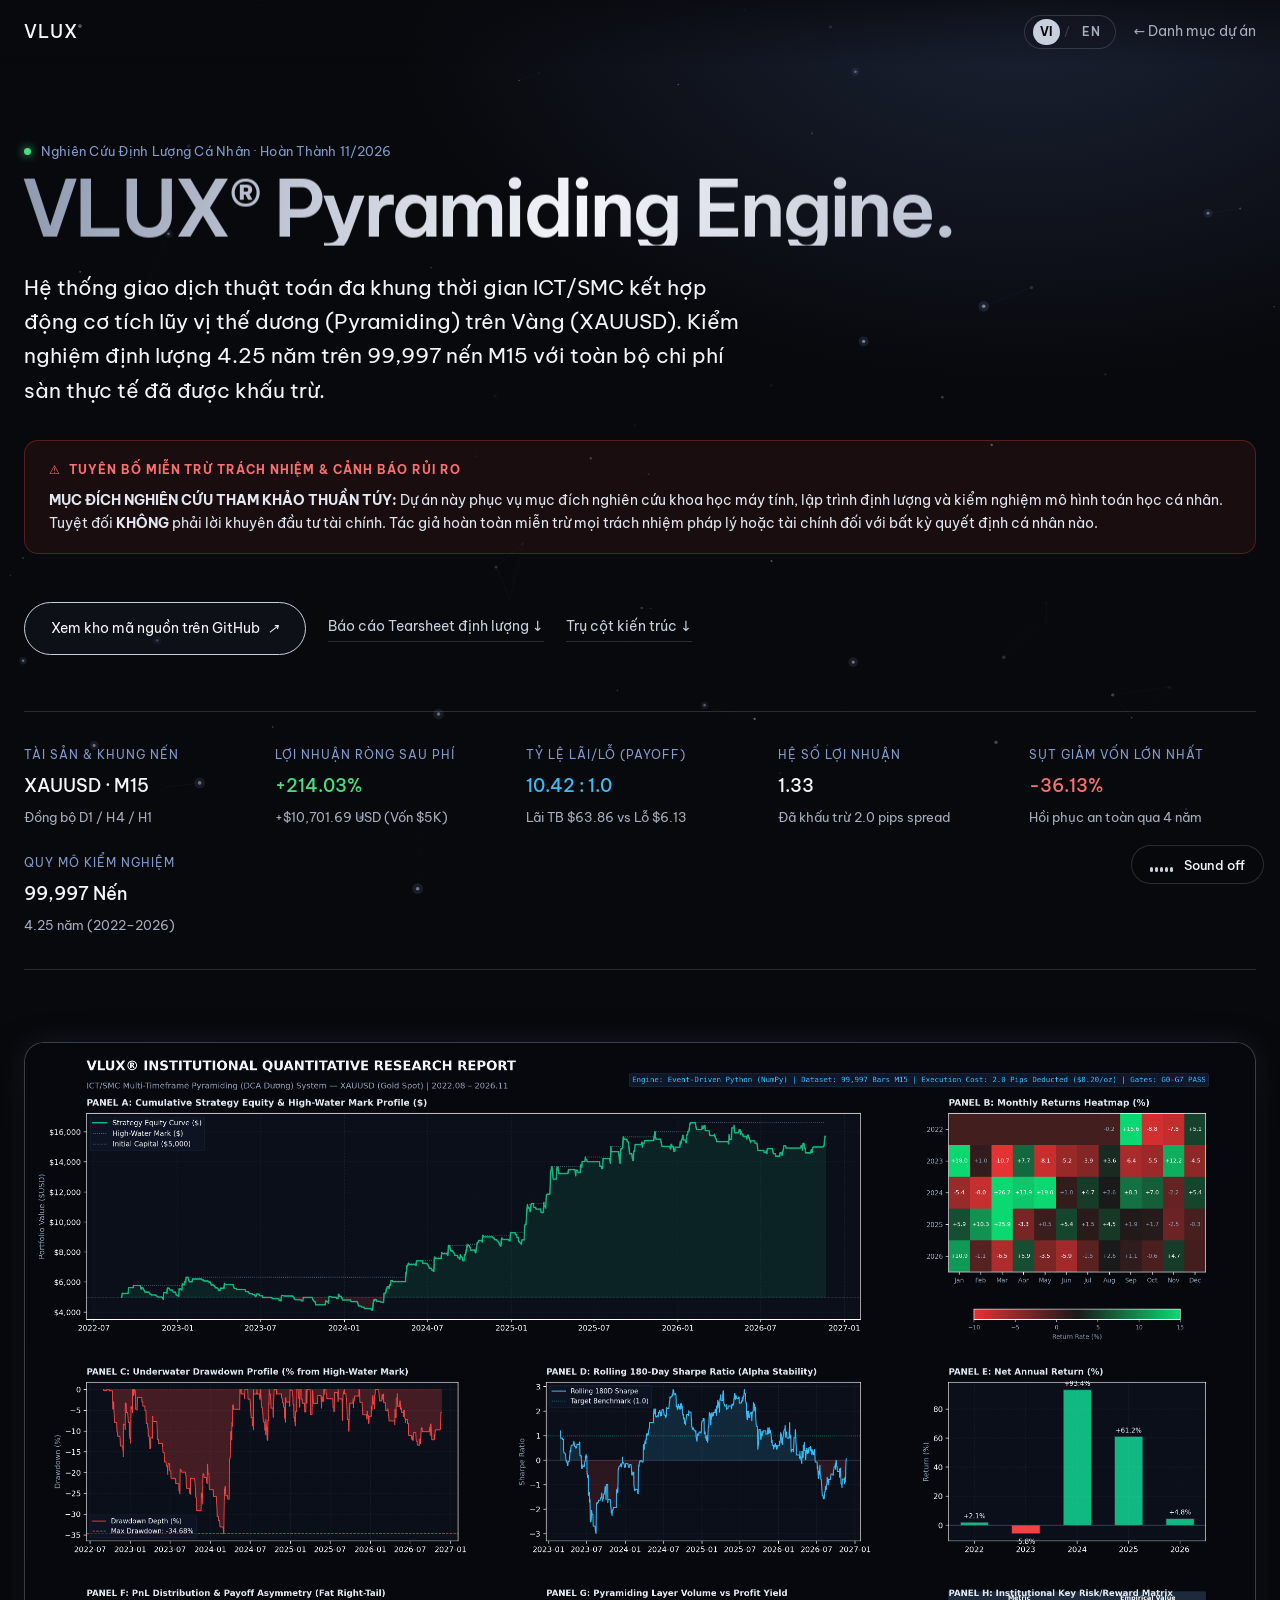
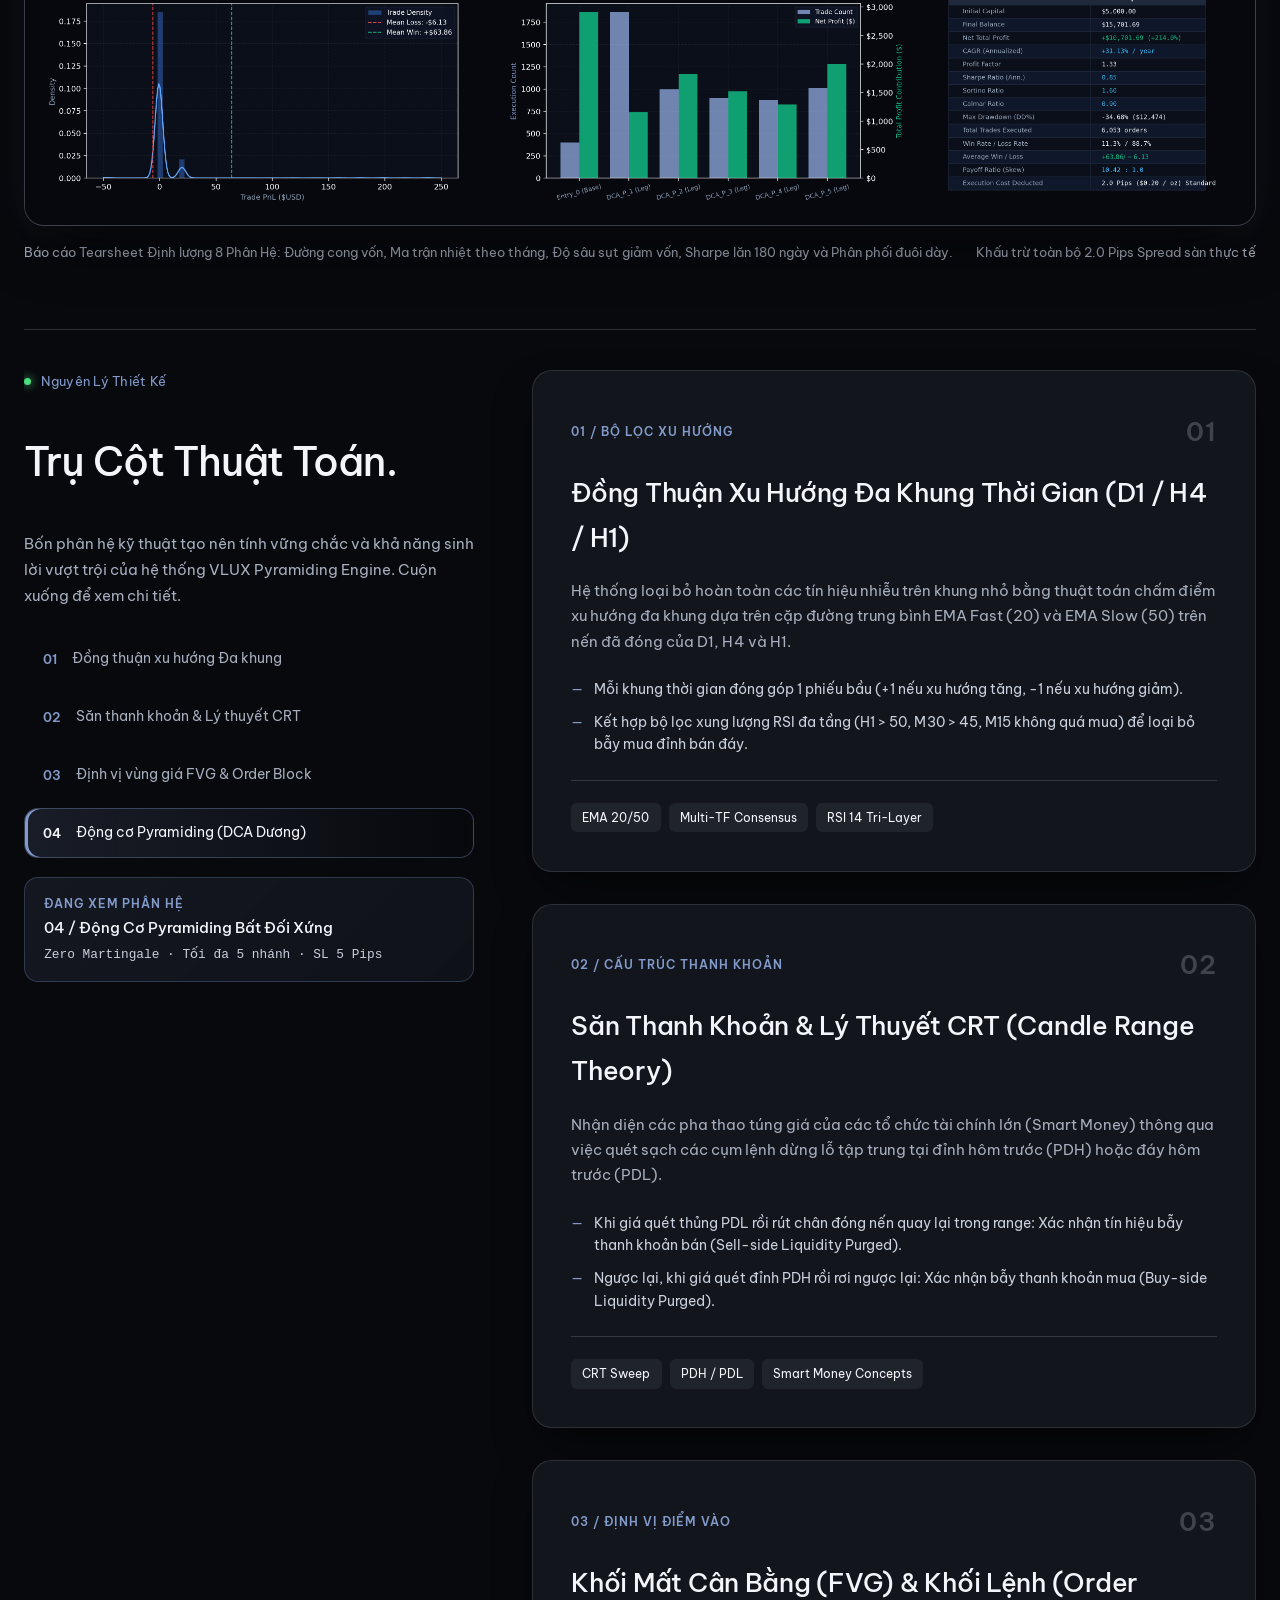
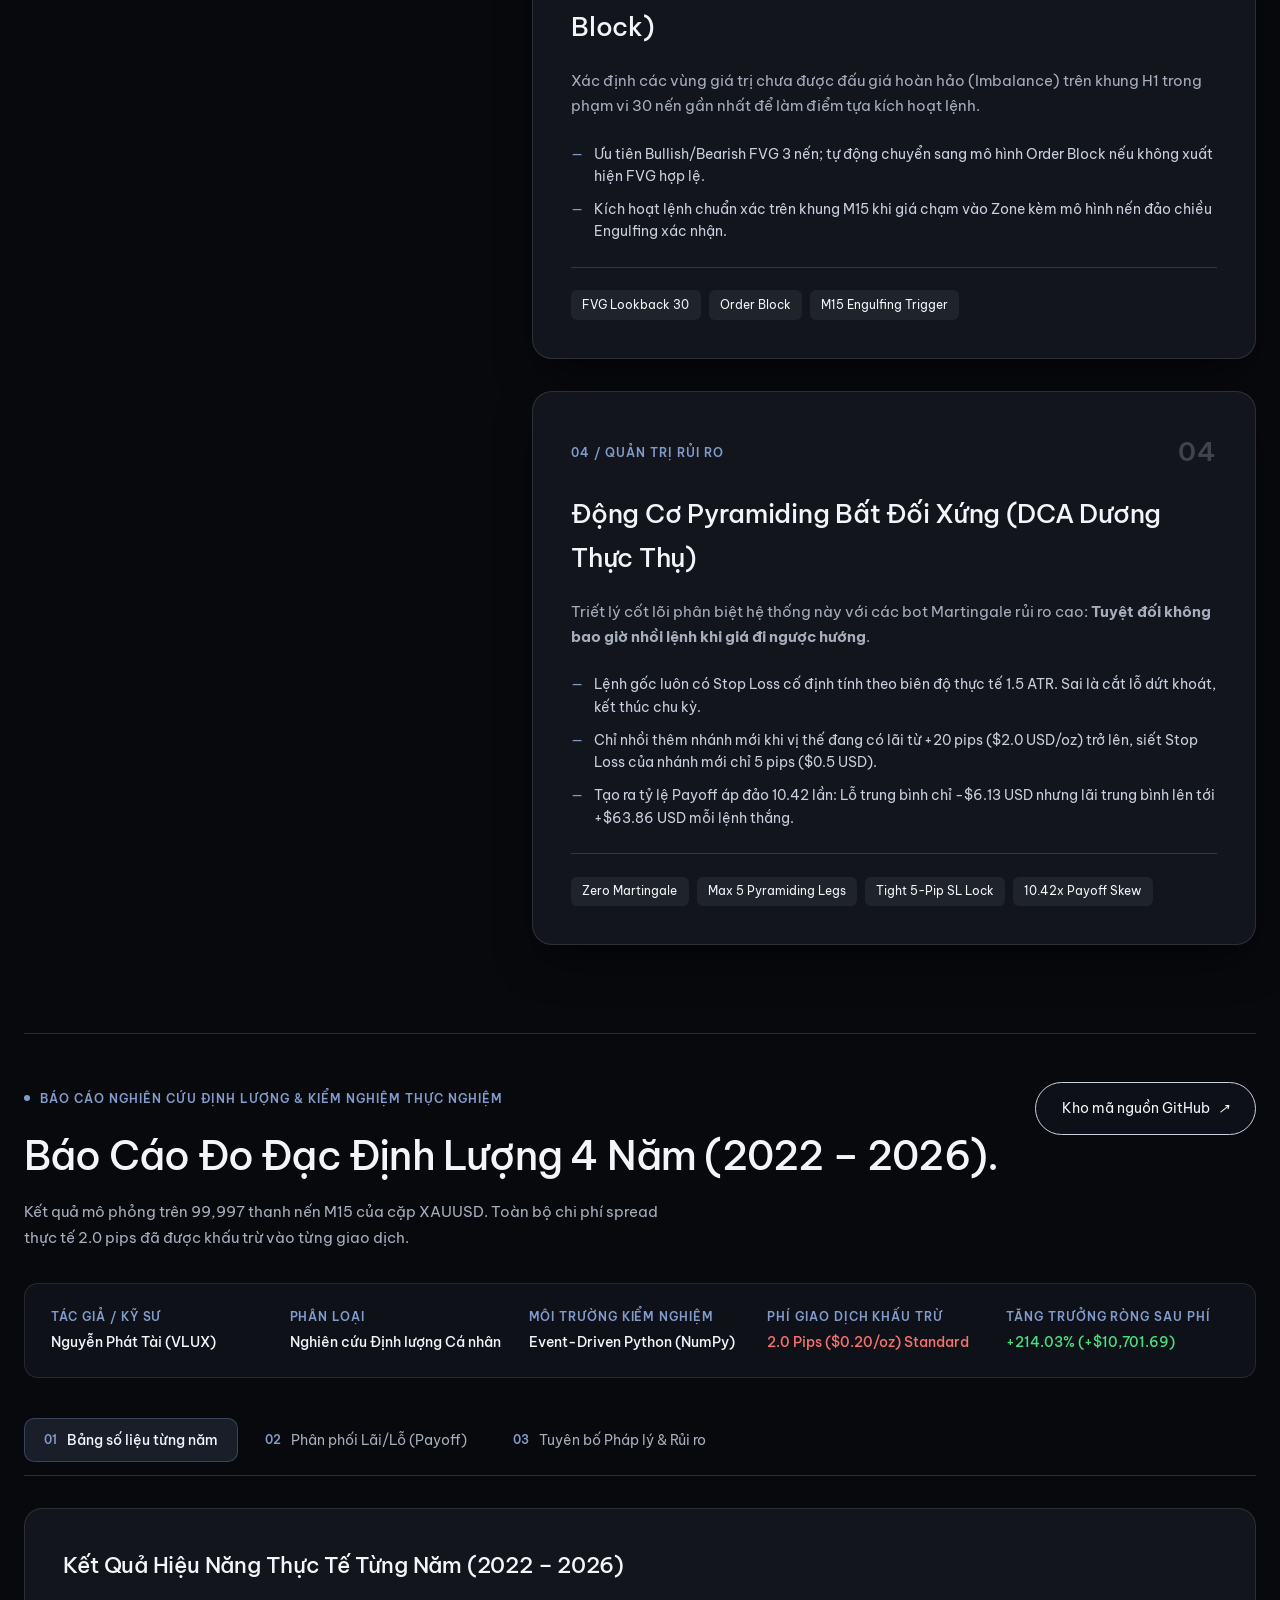
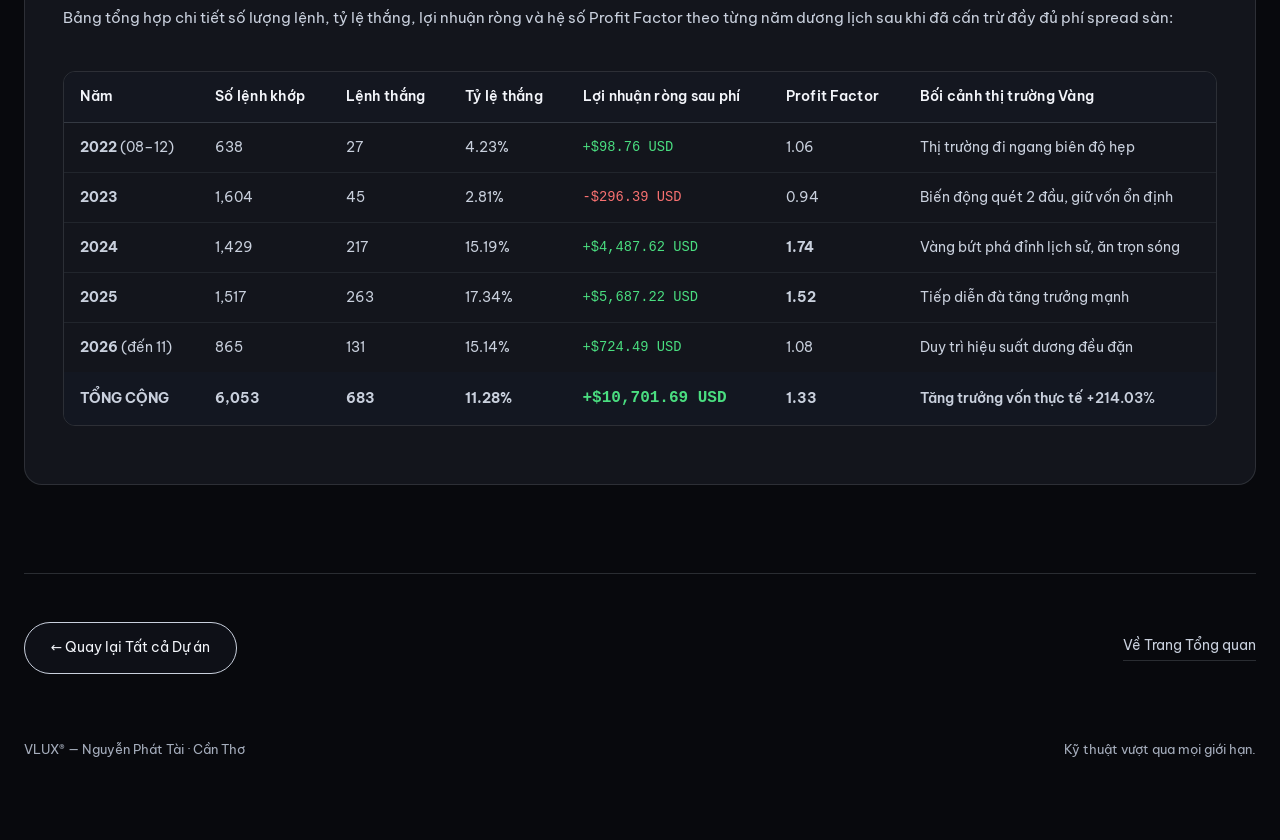
<file: botea.html>
<!DOCTYPE html>
<html lang="vi">
<head>
<meta charset="utf-8">
<meta name="viewport" content="width=device-width, initial-scale=1, viewport-fit=cover">
<title>VLUX® Pyramiding Engine — Projects — VLUX</title>
<meta name="description" content="VLUX® Pyramiding Engine — Multi-Timeframe ICT/SMC Algorithmic Model & Positive Pyramiding Risk Engine by Nguyễn Phát Tài (VLUX).">
<meta name="color-scheme" content="dark">
<link rel="preconnect" href="https://fonts.googleapis.com">
<link href="https://fonts.googleapis.com/css2?family=Be+Vietnam+Pro:wght@300;400;500;600&display=swap" rel="stylesheet">
<style>
:root{
  --obs:#08090D;--silver:#C9D0DD;--ice:#F3F5FA;--blue:#829BCB;--mute:#a6aebd;--line:rgba(201,208,221,.18);
  --card:rgba(23,26,34,.75);--card-border:rgba(201,208,221,.14);
  --sans:"Be Vietnam Pro",system-ui,-apple-system,"Segoe UI",sans-serif;box-sizing:border-box;color-scheme:dark
}
*,*::before,*::after{box-sizing:inherit}
html{scroll-behavior:smooth}
html,body{max-width:100%;overflow-x:clip}
body{
  margin:0;min-height:100svh;
  background:radial-gradient(70vw 60vh at 80% 0,#1b2234,transparent 70%),var(--obs);
  color:var(--silver);font:400 1rem/1.7 var(--sans);-webkit-font-smoothing:antialiased
}
#bg{position:fixed;inset:0;width:100%;height:100%;z-index:-1;display:block}
a{color:inherit;text-decoration:none}
:focus-visible{outline:2px solid var(--blue);outline-offset:4px;border-radius:2px}
.wrap{width:min(1240px,100% - 3rem);margin-inline:auto}

/* Language display toggle rules */
html[lang="vi"] .t-en{display:none!important}
html[lang="en"] .t-vi{display:none!important}

/* Navigation & Language switcher */
header{position:fixed;inset:0 0 auto 0;z-index:20;padding-top:env(safe-area-inset-top,0px);background:linear-gradient(rgba(8,9,13,.7),rgba(8,9,13,0))}
nav{display:flex;align-items:center;justify-content:space-between;height:64px;gap:.8rem}
.logo{font-size:1.15rem;font-weight:500;color:var(--ice);letter-spacing:.05em}
.logo sup{font-size:.5em;color:var(--mute)}
.nav-right{display:flex;align-items:center;gap:1.1rem}
.lang-switch{
  display:inline-flex;align-items:center;gap:.25rem;padding:.2rem .48rem;
  border-radius:99px;border:1px solid var(--line);background:rgba(20,24,34,.65);
  font-size:.76rem;font-weight:600;letter-spacing:.05em
}
.lang-btn{
  all:unset;cursor:pointer;color:var(--mute);padding:.18rem .45rem;border-radius:99px;
  transition:all .2s ease
}
.lang-btn:hover{color:var(--ice)}
.lang-btn[aria-pressed="true"]{
  color:var(--obs);background:var(--silver);font-weight:700
}
.lang-sep{color:var(--line);font-size:.7rem;user-select:none}
nav a.back{font-size:.85rem;color:var(--mute);padding:.4rem 0;border-bottom:1px solid transparent;transition:color .3s,border-color .3s}
nav a.back:hover{color:var(--ice);border-color:var(--silver)}

main{min-height:100svh;padding:clamp(6.5rem,11vw,8.5rem) 0 5rem}

/* project header */
.meta-tag{display:inline-flex;align-items:center;gap:.6rem;font-size:.82rem;color:var(--blue);margin-bottom:1rem;letter-spacing:.02em}
.meta-tag .dot{width:7px;height:7px;border-radius:50%;background:#4ADE80;box-shadow:0 0 10px #4ADE80}
.stage{perspective:1100px}
h1{
  margin:0 0 1.2rem -.03em;font-weight:600;color:var(--ice);letter-spacing:-.04em;line-height:.95;
  font-size:clamp(2.5rem,6.5vw,4.8rem);
  background:linear-gradient(105deg,#8f9ab0 0%,#F3F5FA var(--gx,45%),#8f9ab0 100%);
  -webkit-background-clip:text;background-clip:text;-webkit-text-fill-color:transparent;color:transparent;
  transform:rotateX(var(--rx,0deg)) rotateY(var(--ry,0deg));transform-origin:left center;transition:transform .3s ease-out;
  will-change:transform,translate
}
.lead{font-size:clamp(1.02rem,1.7vw,1.3rem);line-height:1.65;color:var(--ice);max-width:52ch;margin:0 0 2rem}
.actions{display:flex;gap:1.4rem;align-items:center;flex-wrap:wrap;margin-bottom:3.5rem}
.btn{
  display:inline-flex;align-items:center;gap:.5rem;padding:.85rem 1.6rem;
  border:1px solid var(--silver);border-radius:99px;color:var(--ice);font-size:.85rem;
  background:rgba(20,24,34,.5);transition:background .3s,color .3s,border-color .3s,transform .3s;cursor:pointer
}
.btn:hover{background:var(--ice);color:var(--obs);border-color:var(--ice);transform:translateY(-2px)}
.link{border-bottom:1px solid var(--line);padding-bottom:2px;font-size:.88rem;color:var(--silver);transition:color .3s,border-color .3s}
.link:hover{color:var(--ice);border-color:var(--silver)}

/* legal disclaimer banner */
.disclaimer-banner{
  padding:1.2rem 1.5rem;border-radius:14px;
  background:rgba(239,68,68,.08);border:1px solid rgba(239,68,68,.28);
  margin-bottom:3rem;display:grid;gap:.5rem
}
.db-tag{display:inline-flex;align-items:center;gap:.5rem;font-size:.76rem;text-transform:uppercase;letter-spacing:.08em;font-weight:700;color:#F87171}
.db-text{font-size:.86rem;color:#E2E8F0;line-height:1.65;margin:0}

/* showcase visual */
.showcase{margin-bottom:4rem}
.frame{
  position:relative;border-radius:20px;overflow:hidden;
  border:1px solid rgba(201,208,221,.22);
  background:linear-gradient(145deg,rgba(23,26,34,.9),rgba(17,20,28,.8));
  box-shadow:0 24px 60px -15px rgba(0,0,0,.85),0 0 30px rgba(130,155,203,.12);
  display:grid;place-items:center
}
.frame img{width:100%;height:auto;object-fit:cover;display:block}
.caption{font-size:.84rem;color:var(--mute);margin-top:1rem;display:flex;justify-content:space-between;flex-wrap:wrap;gap:.5rem}

/* spec grid */
.spec-grid{display:grid;grid-template-columns:repeat(auto-fit,minmax(200px,1fr));gap:1.5rem;margin-bottom:4.5rem;padding:2rem 0;border-top:1px solid var(--line);border-bottom:1px solid var(--line)}
.spec-item{display:grid;gap:.3rem}
.spec-label{font-size:.78rem;text-transform:uppercase;letter-spacing:.08em;color:var(--blue)}
.spec-val{font-size:1.15rem;font-weight:500;color:var(--ice)}
.spec-sub{font-size:.82rem;color:var(--mute)}

/* architectural pillars (vertical scroll stream) */
.sec-title{font-size:clamp(1.8rem,3.6vw,2.5rem);font-weight:500;color:var(--ice);letter-spacing:-.02em;margin:0 0 1rem}
.pillars-section{margin-bottom:5.5rem;padding-top:2.5rem;border-top:1px solid var(--line)}
.pv-wrap{display:grid;grid-template-columns:minmax(300px,4.6fr) 7.4fr;gap:clamp(2rem, 4.5vw, 4.5rem);align-items:stretch;position:relative}
.pv-aside{height:100%;position:relative}
@media(max-width:880px){
  .pv-wrap{grid-template-columns:1fr;gap:2rem}
  .pv-sticky{position:static!important;max-height:none!important}
}
.pv-sticky{
  position:sticky;top:5.5rem;display:grid;gap:1.2rem;
  max-height:calc(100vh - 6.5rem);overflow-y:auto;scrollbar-width:none
}
.pv-sticky::-webkit-scrollbar{display:none}
.pv-lead{font-size:.95rem;color:var(--mute);line-height:1.7;margin:0}

.pv-nav{display:grid;gap:.5rem;margin-top:.4rem}
.pv-step{
  display:flex;align-items:center;gap:.9rem;padding:.75rem 1.1rem;border-radius:14px;
  border:1px solid transparent;color:var(--mute);font-size:.88rem;
  transition:all .3s cubic-bezier(.2,.7,.2,1);cursor:pointer;background:none;text-decoration:none
}
.pv-step:hover{color:var(--ice);background:rgba(201,208,221,.05)}
.pv-step.on{
  color:var(--ice);border-color:rgba(130,155,203,.35);
  background:linear-gradient(90deg, rgba(130,155,203,.14), transparent);
  box-shadow:inset 3px 0 0 var(--blue)
}
.pv-idx{font-size:.82rem;font-weight:600;letter-spacing:.05em;color:var(--blue);font-variant-numeric:tabular-nums}
.pv-step.on .pv-idx{color:var(--ice)}

.pv-active-box{
  padding:1rem 1.2rem;border-radius:14px;
  background:linear-gradient(135deg,rgba(130,155,203,.1),rgba(20,24,34,.6));
  border:1px solid rgba(130,155,203,.28);display:grid;gap:.3rem;transition:border-color .3s
}
.pv-ab-label{font-size:.72rem;text-transform:uppercase;letter-spacing:.08em;color:var(--blue);font-weight:600}
.pv-ab-title{font-size:.92rem;font-weight:500;color:var(--ice);line-height:1.4}
.pv-ab-metric{font-size:.8rem;color:var(--silver);font-family:Consolas,monospace}

.pv-quick-stats{
  display:grid;grid-template-columns:repeat(2,1fr);gap:.65rem;margin-top:.4rem
}
.pv-stat{
  padding:.8rem .95rem;border-radius:12px;background:rgba(20,24,34,.55);
  border:1px solid rgba(201,208,221,.12);display:grid;gap:.15rem
}
.pv-stat-n{font-size:1.15rem;font-weight:600;color:var(--ice);font-family:Consolas,monospace}
.pv-stat-l{font-size:.72rem;color:var(--mute);line-height:1.3}

.pv-cards{display:grid;gap:2rem}
.pv-card{
  padding:clamp(1.6rem,3vw,2.4rem);border-radius:20px;
  background:var(--card);border:1px solid var(--card-border);
  box-shadow:0 20px 45px -12px rgba(0,0,0,.65);
  display:grid;gap:1.1rem;transition:border-color .3s,box-shadow .3s;
  scroll-margin-top:6rem;position:relative
}
.pv-card:hover{border-color:rgba(130,155,203,.35);box-shadow:0 24px 55px -10px rgba(0,0,0,.85)}
.pv-card-top{display:flex;justify-content:space-between;align-items:center;font-size:.78rem;color:var(--blue);letter-spacing:.08em;font-weight:600}
.pv-card-num{font-size:1.6rem;font-weight:600;color:rgba(201,208,221,.25);font-variant-numeric:tabular-nums}
.pv-card h3{font-size:clamp(1.3rem,2.2vw,1.65rem);color:var(--ice);font-weight:500;margin:0;letter-spacing:-.01em}
.pv-card p{color:var(--mute);font-size:.93rem;line-height:1.7;margin:0}
.pv-bullets{list-style:none;padding:0;margin:.4rem 0 0;display:grid;gap:.65rem}
.pv-bullets li{position:relative;padding-left:1.4rem;font-size:.88rem;color:var(--silver);line-height:1.6}
.pv-bullets li::before{content:"—";position:absolute;left:0;color:var(--blue)}
.pv-footer{display:flex;flex-wrap:wrap;gap:.5rem;border-top:1px solid var(--line);padding-top:1.4rem;margin-top:.4rem}
.pv-pill{font-size:.75rem;padding:.28rem .7rem;border-radius:6px;background:rgba(201,208,221,.07);color:var(--ice)}

/* Research Section */
.research-section{margin-bottom:5.5rem;padding-top:3rem;border-top:1px solid var(--line)}
.research-header{display:flex;justify-content:space-between;align-items:flex-start;flex-wrap:wrap;gap:1.5rem;margin-bottom:2rem}
.research-meta-badge{display:inline-flex;align-items:center;gap:.6rem;font-size:.78rem;text-transform:uppercase;letter-spacing:.08em;color:var(--blue);margin-bottom:.8rem;font-weight:600}
.research-meta-badge .dot{width:6px;height:6px;border-radius:50%;background:var(--blue)}
.research-title{font-size:clamp(1.8rem,3.6vw,2.5rem);font-weight:500;color:var(--ice);letter-spacing:-.02em;margin:0 0 .6rem}
.research-sub{font-size:.95rem;color:var(--mute);line-height:1.7;max-width:64ch;margin:0}

.meta-strip{
  display:grid;grid-template-columns:repeat(auto-fit,minmax(210px,1fr));gap:1rem;
  padding:1.4rem 1.6rem;background:rgba(20,24,34,.55);border-radius:14px;
  border:1px solid rgba(201,208,221,.12);margin-bottom:2.5rem
}
.meta-strip-item{display:grid;gap:.25rem}
.ms-label{font-size:.72rem;text-transform:uppercase;letter-spacing:.08em;color:var(--blue);font-weight:600}
.ms-val{font-size:.9rem;color:var(--ice);font-weight:500}

.rpt-nav{display:flex;gap:.5rem;flex-wrap:wrap;margin-bottom:2rem;border-bottom:1px solid var(--line);padding-bottom:.8rem}
.rpt-tab{
  all:unset;cursor:pointer;padding:.6rem 1.2rem;border-radius:10px;
  font-size:.85rem;color:var(--mute);transition:all .25s ease;display:inline-flex;align-items:center;gap:.6rem
}
.rpt-tab:hover{color:var(--ice);background:rgba(201,208,221,.05)}
.rpt-tab.on{color:var(--ice);background:rgba(130,155,203,.15);border:1px solid rgba(130,155,203,.3);font-weight:500}
.rpt-tab span:first-child{font-size:.76rem;color:var(--blue);font-weight:600}

.tab-pane{display:none;animation:paneIn .35s ease forwards}
.tab-pane.on{display:block}
@keyframes paneIn{from{opacity:0;transform:translateY(8px)}to{opacity:1;transform:translateY(0)}}

.rpt-card{
  padding:clamp(1.6rem,3vw,2.4rem);border-radius:18px;background:var(--card);
  border:1px solid var(--card-border);display:grid;gap:1.3rem
}
.rpt-card h3{font-size:1.35rem;font-weight:500;color:var(--ice);margin:0;letter-spacing:-.01em}
.rpt-card p{color:var(--silver);font-size:.92rem;line-height:1.75;margin:0}
.rpt-card ul{padding-left:1.4rem;margin:0;color:var(--silver);font-size:.9rem;line-height:1.75;display:grid;gap:.5rem}

.tbl-wrap{overflow-x:auto;margin:1.2rem 0;border-radius:12px;border:1px solid rgba(201,208,221,.14)}
table.rpt-table{width:100%;border-collapse:collapse;font-size:.86rem;text-align:left}
table.rpt-table th{background:rgba(20,24,34,.85);color:var(--ice);font-weight:600;padding:.85rem 1rem;border-bottom:1px solid var(--line);letter-spacing:.02em}
table.rpt-table td{padding:.8rem 1rem;border-bottom:1px solid rgba(201,208,221,.08);color:var(--silver)}
table.rpt-table tr:last-child td{border-bottom:none}
table.rpt-table tr:hover td{background:rgba(201,208,221,.03)}
table.rpt-table td.num{font-family:Consolas,monospace;color:#4ADE80;font-weight:500}

/* bottom navigation */
.btm-nav{display:flex;justify-content:space-between;align-items:center;flex-wrap:wrap;gap:1.5rem;padding-top:3rem;border-top:1px solid var(--line)}
footer{margin-top:4rem;display:flex;justify-content:space-between;flex-wrap:wrap;gap:1rem;font-size:.82rem;color:var(--mute)}

/* transitions & interactions */
#prog{position:fixed;top:0;left:0;height:2px;width:100%;background:linear-gradient(90deg,var(--blue),var(--ice));transform:scaleX(0);transform-origin:left;z-index:30}
#veil{position:fixed;inset:0;z-index:70;background:#0b0d13;pointer-events:none;display:grid;place-items:center;clip-path:inset(0 0 100% 0)}
#veil:not(.in):not(.out){transition:none}
#veil.in,#veil.out{transition:clip-path .5s cubic-bezier(.7,0,.2,1)}
#veil.in{clip-path:inset(0)}#veil.out{clip-path:inset(100% 0 0 0)}
#veil span{font-size:1.1rem;color:var(--silver);letter-spacing:.04em}

.rip{position:fixed;z-index:60;width:12px;height:12px;margin:-6px 0 0 -6px;border-radius:50%;border:1px solid var(--ice);pointer-events:none;animation:rip .7s ease-out forwards}
@keyframes rip{to{transform:scale(14);opacity:0}}

[data-mag]{transition-property:translate,background-color,color,border-color;transition-duration:.4s,.3s,.3s,.3s;transition-timing-function:cubic-bezier(.2,.7,.2,1),ease,ease,ease}

/* sound widget */
.snd{display:flex;gap:.65rem;align-items:center;padding:.65rem 1.15rem;border:1px solid var(--line);border-radius:99px;background:rgba(8,9,13,.62);-webkit-backdrop-filter:blur(10px);backdrop-filter:blur(10px);color:var(--ice);font:500 .82rem var(--sans);cursor:pointer;transition:border-color .3s}
.snd:hover{border-color:var(--silver)}
.eq{display:flex;gap:2px;align-items:flex-end;height:14px}
.eq i{display:block;width:3px;height:30%;background:var(--silver);border-radius:2px;transition:height .2s ease}
@keyframes eqBounce{0%,100%{height:20%}50%{height:95%}}
.snd.on .eq i:nth-child(1){animation:eqBounce .75s ease-in-out infinite .1s}
.snd.on .eq i:nth-child(2){animation:eqBounce .6s ease-in-out infinite .3s}
.snd.on .eq i:nth-child(3){animation:eqBounce .9s ease-in-out infinite .15s}
.snd.on .eq i:nth-child(4){animation:eqBounce .7s ease-in-out infinite .4s}
.snd.on .eq i:nth-child(5){animation:eqBounce .8s ease-in-out infinite .25s}
.sndbox{position:fixed;right:max(1rem,env(safe-area-inset-right,0px));bottom:calc(1rem + env(safe-area-inset-bottom,0px));z-index:25;display:flex;flex-direction:column;align-items:flex-end;gap:.5rem}
.sndpanel{display:flex;align-items:center;gap:.5rem;padding:.4rem .65rem;border:1px solid var(--line);border-radius:99px;background:rgba(8,9,13,.75);-webkit-backdrop-filter:blur(12px);backdrop-filter:blur(12px);opacity:0;pointer-events:none;transform:translateY(8px) scale(0.96);transition:opacity .35s cubic-bezier(.2,.7,.2,1),transform .35s cubic-bezier(.2,.7,.2,1)}
.sndpanel.show{opacity:1;pointer-events:auto;transform:translateY(0) scale(1)}
.snd.on{border-color:var(--silver);background:rgba(20,24,34,.8)}
.sndpanel button{all:unset;cursor:pointer;font:500 .75rem var(--sans);color:var(--mute);padding:.32rem .7rem;border-radius:99px;border:1px solid transparent}
.sndpanel button[aria-pressed=true]{color:var(--ice);border-color:var(--line);background:rgba(201,208,221,.08)}
.sndpanel button:focus-visible{outline:2px solid var(--blue)}
#sVol{width:80px;accent-color:var(--silver);cursor:pointer}
@media(max-width:640px){
 .sndbox{right:max(.75rem,env(safe-area-inset-right,0px));bottom:calc(.75rem + env(safe-area-inset-bottom,0px))}
 .sndpanel{max-width:calc(100vw - 1.5rem)}
}

.rise{animation:rise 1.1s cubic-bezier(.2,.7,.2,1) both}
@keyframes rise{from{opacity:0;transform:translateY(20px)}}
@media(prefers-reduced-motion:reduce){*{animation:none!important;transition:none!important}}
@media(max-width:480px){.wrap{width:min(1240px,100% - 1.75rem)}}
</style>
</head>
<body>
<canvas id="bg" aria-hidden="true"></canvas><div id="prog" aria-hidden="true"></div>
<div class="sndbox" id="sndbox">
  <div class="sndpanel" id="sndpanel" role="group" aria-label="Sound settings">
    <button type="button" id="sMus" aria-pressed="true">Music</button>
    <input id="sVol" type="range" min="0" max="1" step=".05" value=".7" aria-label="Volume">
  </div>
  <button id="snd" class="snd" type="button" aria-pressed="false" aria-label="Toggle sound">
    <span class="eq" aria-hidden="true"><i></i><i></i><i></i><i></i><i></i></span>
    <span class="lb">Sound off</span>
  </button>
</div>
<div id="veil" aria-hidden="true"><span>VLUX</span></div>

<header><div class="wrap"><nav aria-label="Chính">
  <a class="logo" href="index.html" aria-label="VLUX, trang chủ">VLUX<sup>®</sup></a>
  <div class="nav-right">
    <div class="lang-switch" role="group" aria-label="Chọn ngôn ngữ">
      <button class="lang-btn" id="btnVi" data-lang="vi" aria-pressed="true">VI</button>
      <span class="lang-sep">/</span>
      <button class="lang-btn" id="btnEn" data-lang="en" aria-pressed="false">EN</button>
    </div>
    <a class="back" href="projects.html">
      <span class="t-vi">← Danh mục dự án</span>
      <span class="t-en">← Back to Projects</span>
    </a>
  </div>
</nav></div></header>

<main class="wrap">
  <!-- Meta tag & Hero Heading -->
  <div class="meta-tag">
    <span class="dot"></span>
    <span class="t-vi">Nghiên Cứu Định Lượng Cá Nhân · Hoàn Thành 11/2026</span>
    <span class="t-en">Independent Quantitative Research · Completed Nov 2026</span>
  </div>

  <div class="stage">
    <h1 id="h1">VLUX® Pyramiding Engine.</h1>
  </div>

  <p class="lead">
    <span class="t-vi">Hệ thống giao dịch thuật toán đa khung thời gian ICT/SMC kết hợp động cơ tích lũy vị thế dương (Pyramiding) trên Vàng (XAUUSD). Kiểm nghiệm định lượng 4.25 năm trên 99,997 nến M15 với toàn bộ chi phí sàn thực tế đã được khấu trừ.</span>
    <span class="t-en">Multi-timeframe ICT/SMC algorithmic trading execution system integrated with an asymmetric positive pyramiding risk model on Gold (XAUUSD). Quantitatively verified across 4.25 years (99,997 M15 bars) with full exchange transaction costs deducted.</span>
  </p>

  <!-- Legal Disclaimer Banner -->
  <div class="disclaimer-banner">
    <div class="db-tag">
      <span>⚠️</span>
      <span class="t-vi">Tuyên bố miễn trừ trách nhiệm &amp; Cảnh báo rủi ro</span>
      <span class="t-en">Legal Disclaimer &amp; Risk Notice</span>
    </div>
    <p class="db-text">
      <span class="t-vi"><strong>MỤC ĐÍCH NGHIÊN CỨU THAM KHẢO THUẦN TÚY:</strong> Dự án này phục vụ mục đích nghiên cứu khoa học máy tính, lập trình định lượng và kiểm nghiệm mô hình toán học cá nhân. Tuyệt đối <strong>KHÔNG</strong> phải lời khuyên đầu tư tài chính. Tác giả hoàn toàn miễn trừ mọi trách nhiệm pháp lý hoặc tài chính đối với bất kỳ quyết định cá nhân nào.</span>
      <span class="t-en"><strong>TECHNICAL REFERENCE ONLY:</strong> This project is published solely for computer science research, quantitative systems engineering, and academic reference. It does <strong>NOT</strong> constitute investment advice. The author disclaims all liability for any financial losses or actions taken.</span>
    </p>
  </div>

  <!-- Actions -->
  <div class="actions">
    <a class="btn" href="https://github.com/ngtaiphat1501/botEA_v1_2022" target="_blank" rel="noopener">
      <span class="t-vi">Xem kho mã nguồn trên GitHub</span>
      <span class="t-en">View Repository on GitHub</span>
      <i>↗</i>
    </a>
    <a class="link" href="#research">
      <span class="t-vi">Báo cáo Tearsheet định lượng ↓</span>
      <span class="t-en">Quantitative Tearsheet ↓</span>
    </a>
    <a class="link" href="#pillars">
      <span class="t-vi">Trụ cột kiến trúc ↓</span>
      <span class="t-en">Architectural Pillars ↓</span>
    </a>
  </div>

  <!-- Spec Grid -->
  <section class="spec-grid">
    <div class="spec-item">
      <span class="spec-label"><span class="t-vi">Tài sản &amp; Khung nến</span><span class="t-en">Symbol &amp; Timeframe</span></span>
      <span class="spec-val">XAUUSD · M15</span>
      <span class="spec-sub"><span class="t-vi">Đồng bộ D1 / H4 / H1</span><span class="t-en">D1 / H4 / H1 Consensus</span></span>
    </div>
    <div class="spec-item">
      <span class="spec-label"><span class="t-vi">Lợi nhuận ròng sau phí</span><span class="t-en">Net Return (After Fees)</span></span>
      <span class="spec-val" style="color:#4ADE80">+214.03%</span>
      <span class="spec-sub"><span class="t-vi">+$10,701.69 USD (Vốn $5K)</span><span class="t-en">+$10,701.69 on $5K Cap</span></span>
    </div>
    <div class="spec-item">
      <span class="spec-label"><span class="t-vi">Tỷ lệ Lãi/Lỗ (Payoff)</span><span class="t-en">Payoff Ratio</span></span>
      <span class="spec-val" style="color:#38BDF8">10.42 : 1.0</span>
      <span class="spec-sub"><span class="t-vi">Lãi TB $63.86 vs Lỗ $6.13</span><span class="t-en">Avg Win $63.86 / Loss $6.13</span></span>
    </div>
    <div class="spec-item">
      <span class="spec-label"><span class="t-vi">Hệ số Lợi nhuận</span><span class="t-en">Profit Factor</span></span>
      <span class="spec-val">1.33</span>
      <span class="spec-sub"><span class="t-vi">Đã khấu trừ 2.0 pips spread</span><span class="t-en">2.0 Pips Spread Deducted</span></span>
    </div>
    <div class="spec-item">
      <span class="spec-label"><span class="t-vi">Sụt giảm vốn lớn nhất</span><span class="t-en">Max Drawdown</span></span>
      <span class="spec-val" style="color:#F87171">-36.13%</span>
      <span class="spec-sub"><span class="t-vi">Hồi phục an toàn qua 4 năm</span><span class="t-en">Full Recovery Tracked</span></span>
    </div>
    <div class="spec-item">
      <span class="spec-label"><span class="t-vi">Quy mô kiểm nghiệm</span><span class="t-en">Backtest Scope</span></span>
      <span class="spec-val">99,997 Nến</span>
      <span class="spec-sub"><span class="t-vi">4.25 năm (2022–2026)</span><span class="t-en">4.25 Years Continuous</span></span>
    </div>
  </section>

  <!-- Showcase Image (8-Panel Scientific Quant Tearsheet) -->
  <section class="showcase">
    <div class="frame">
      <img src="assets/projects/vlux_quant_research_tearsheet.png" alt="VLUX Institutional Quant Research Tearsheet (8 Panels)" loading="lazy">
    </div>
    <div class="caption">
      <span>
        <span class="t-vi">Báo cáo Tearsheet Định lượng 8 Phân Hệ: Đường cong vốn, Ma trận nhiệt theo tháng, Độ sâu sụt giảm vốn, Sharpe lăn 180 ngày và Phân phối đuôi dày.</span>
        <span class="t-en">Institutional 8-Panel Quant Tearsheet: Cumulative Equity, Monthly Returns Heatmap, Drawdown Underwater, Rolling 180D Sharpe, and Fat Right-Tail Skew.</span>
      </span>
      <span>
        <span class="t-vi">Khấu trừ toàn bộ 2.0 Pips Spread sàn thực tế</span>
        <span class="t-en">Deducted 2.0 Pips Live Exchange Spread</span>
      </span>
    </div>
  </section>

  <!-- Architectural Pillars -->
  <section class="pillars-section" id="pillars">
    <div class="pv-wrap">
      <div class="pv-aside">
        <div class="pv-sticky">
          <div class="meta-tag">
            <span class="dot"></span>
            <span class="t-vi">Nguyên Lý Thiết Kế</span>
            <span class="t-en">Design Principles</span>
          </div>
          <h2 class="sec-title">
            <span class="t-vi">Trụ Cột Thuật Toán.</span>
            <span class="t-en">Algorithmic Pillars.</span>
          </h2>
          <p class="pv-lead">
            <span class="t-vi">Bốn phân hệ kỹ thuật tạo nên tính vững chắc và khả năng sinh lời vượt trội của hệ thống VLUX Pyramiding Engine. Cuộn xuống để xem chi tiết.</span>
            <span class="t-en">Four core technical pillars shaping the robustness and edge of the VLUX Pyramiding Engine. Scroll down to inspect each pillar.</span>
          </p>
          <div class="pv-nav" id="pvNav">
            <a href="#pillar-1" class="pv-step on">
              <span class="pv-idx">01</span>
              <span class="pv-label">
                <span class="t-vi">Đồng thuận xu hướng Đa khung</span>
                <span class="t-en">Multi-TF Directional Consensus</span>
              </span>
            </a>
            <a href="#pillar-2" class="pv-step">
              <span class="pv-idx">02</span>
              <span class="pv-label">
                <span class="t-vi">Săn thanh khoản &amp; Lý thuyết CRT</span>
                <span class="t-en">Liquidity Sweeps &amp; CRT Theory</span>
              </span>
            </a>
            <a href="#pillar-3" class="pv-step">
              <span class="pv-idx">03</span>
              <span class="pv-label">
                <span class="t-vi">Định vị vùng giá FVG &amp; Order Block</span>
                <span class="t-en">FVG &amp; Order Block Zones</span>
              </span>
            </a>
            <a href="#pillar-4" class="pv-step">
              <span class="pv-idx">04</span>
              <span class="pv-label">
                <span class="t-vi">Động cơ Pyramiding (DCA Dương)</span>
                <span class="t-en">Asymmetric Pyramiding Engine</span>
              </span>
            </a>
          </div>

          <div class="pv-active-box" id="pvActiveBox">
            <div class="pv-ab-label">
              <span class="t-vi">Đang xem phân hệ</span>
              <span class="t-en">Currently Inspecting</span>
            </div>
            <div class="pv-ab-title" id="pvAbTitle">01 / Đồng Thuận Xu Hướng Đa Khung</div>
            <div class="pv-ab-metric" id="pvAbMetric">Hệ số chấm điểm EMA D1 + H4 + H1 · Score ≥ +2 hoặc ≤ -2</div>
          </div>
        </div>
      </div>

      <div class="pv-cards">
        <article class="pv-card" id="pillar-1">
          <div class="pv-card-top">
            <span class="pv-card-tag">
              <span class="t-vi">01 / BỘ LỌC XU HƯỚNG</span>
              <span class="t-en">01 / MACRO BIAS FILTER</span>
            </span>
            <span class="pv-card-num">01</span>
          </div>
          <h3>
            <span class="t-vi">Đồng Thuận Xu Hướng Đa Khung Thời Gian (D1 / H4 / H1)</span>
            <span class="t-en">Multi-Timeframe Directional Consensus (D1 / H4 / H1)</span>
          </h3>
          <p>
            <span class="t-vi">Hệ thống loại bỏ hoàn toàn các tín hiệu nhiễu trên khung nhỏ bằng thuật toán chấm điểm xu hướng đa khung dựa trên cặp đường trung bình EMA Fast (20) và EMA Slow (50) trên nến đã đóng của D1, H4 và H1.</span>
            <span class="t-en">Eliminates low-timeframe market noise via an algorithmic consensus scoring mechanism evaluating EMA Fast (20) vs EMA Slow (50) on closed bars across D1, H4, and H1.</span>
          </p>
          <ul class="pv-bullets">
            <li>
              <span class="t-vi">Mỗi khung thời gian đóng góp 1 phiếu bầu (+1 nếu xu hướng tăng, -1 nếu xu hướng giảm).</span>
              <span class="t-en">Each timeframe votes +1 (bullish) or -1 (bearish); consensus requires a score threshold of ≥ +2 or ≤ -2.</span>
            </li>
            <li>
              <span class="t-vi">Kết hợp bộ lọc xung lượng RSI đa tầng (H1 > 50, M30 > 45, M15 không quá mua) để loại bỏ bẫy mua đỉnh bán đáy.</span>
              <span class="t-en">Combines multi-tier RSI momentum filters across H1, M30, and M15 to prevent false breakout traps.</span>
            </li>
          </ul>
          <div class="pv-footer">
            <span class="pv-pill">EMA 20/50</span>
            <span class="pv-pill">Multi-TF Consensus</span>
            <span class="pv-pill">RSI 14 Tri-Layer</span>
          </div>
        </article>

        <article class="pv-card" id="pillar-2">
          <div class="pv-card-top">
            <span class="pv-card-tag">
              <span class="t-vi">02 / CẤU TRÚC THANH KHOẢN</span>
              <span class="t-en">02 / LIQUIDITY MANIPULATION</span>
            </span>
            <span class="pv-card-num">02</span>
          </div>
          <h3>
            <span class="t-vi">Săn Thanh Khoản &amp; Lý Thuyết CRT (Candle Range Theory)</span>
            <span class="t-en">Liquidity Sweeps &amp; Candle Range Theory (CRT)</span>
          </h3>
          <p>
            <span class="t-vi">Nhận diện các pha thao túng giá của các tổ chức tài chính lớn (Smart Money) thông qua việc quét sạch các cụm lệnh dừng lỗ tập trung tại đỉnh hôm trước (PDH) hoặc đáy hôm trước (PDL).</span>
            <span class="t-en">Detects institutional manipulation through liquidity sweeps targeting Previous Day High (PDH) or Previous Day Low (PDL) clusters before strong directional reversals.</span>
          </p>
          <ul class="pv-bullets">
            <li>
              <span class="t-vi">Khi giá quét thủng PDL rồi rút chân đóng nến quay lại trong range: Xác nhận tín hiệu bẫy thanh khoản bán (Sell-side Liquidity Purged).</span>
              <span class="t-en">Price sweeps below PDL and reclaims inside the range: confirms sell-side liquidity purge.</span>
            </li>
            <li>
              <span class="t-vi">Ngược lại, khi giá quét đỉnh PDH rồi rơi ngược lại: Xác nhận bẫy thanh khoản mua (Buy-side Liquidity Purged).</span>
              <span class="t-en">Price sweeps above PDH and falls back down: confirms buy-side liquidity purge.</span>
            </li>
          </ul>
          <div class="pv-footer">
            <span class="pv-pill">CRT Sweep</span>
            <span class="pv-pill">PDH / PDL</span>
            <span class="pv-pill">Smart Money Concepts</span>
          </div>
        </article>

        <article class="pv-card" id="pillar-3">
          <div class="pv-card-top">
            <span class="pv-card-tag">
              <span class="t-vi">03 / ĐỊNH VỊ ĐIỂM VÀO</span>
              <span class="t-en">03 / PRECISION EXECUTION</span>
            </span>
            <span class="pv-card-num">03</span>
          </div>
          <h3>
            <span class="t-vi">Khối Mất Cân Bằng (FVG) &amp; Khối Lệnh (Order Block)</span>
            <span class="t-en">Fair Value Gap (FVG) &amp; Order Block Alignment</span>
          </h3>
          <p>
            <span class="t-vi">Xác định các vùng giá trị chưa được đấu giá hoàn hảo (Imbalance) trên khung H1 trong phạm vi 30 nến gần nhất để làm điểm tựa kích hoạt lệnh.</span>
            <span class="t-en">Identifies unauctioned price inefficiencies (imbalances) across the last 30 bars on H1 as structural execution launchpads.</span>
          </p>
          <ul class="pv-bullets">
            <li>
              <span class="t-vi">Ưu tiên Bullish/Bearish FVG 3 nến; tự động chuyển sang mô hình Order Block nếu không xuất hiện FVG hợp lệ.</span>
              <span class="t-en">Prioritizes 3-bar Fair Value Gaps; seamlessly falls back to valid Order Blocks when no FVG exists.</span>
            </li>
            <li>
              <span class="t-vi">Kích hoạt lệnh chuẩn xác trên khung M15 khi giá chạm vào Zone kèm mô hình nến đảo chiều Engulfing xác nhận.</span>
              <span class="t-en">Triggers entry on M15 only when price touches the Zone and prints an Engulfing reversal confirmation.</span>
            </li>
          </ul>
          <div class="pv-footer">
            <span class="pv-pill">FVG Lookback 30</span>
            <span class="pv-pill">Order Block</span>
            <span class="pv-pill">M15 Engulfing Trigger</span>
          </div>
        </article>

        <article class="pv-card" id="pillar-4">
          <div class="pv-card-top">
            <span class="pv-card-tag">
              <span class="t-vi">04 / QUẢN TRỊ RỦI RO</span>
              <span class="t-en">04 / RISK ENGINEERING</span>
            </span>
            <span class="pv-card-num">04</span>
          </div>
          <h3>
            <span class="t-vi">Động Cơ Pyramiding Bất Đối Xứng (DCA Dương Thực Thụ)</span>
            <span class="t-en">Asymmetric Pyramiding Engine (True Positive DCA)</span>
          </h3>
          <p>
            <span class="t-vi">Triết lý cốt lõi phân biệt hệ thống này với các bot Martingale rủi ro cao: <strong>Tuyệt đối không bao giờ nhồi lệnh khi giá đi ngược hướng</strong>.</span>
            <span class="t-en">The foundational design choice separating this system from dangerous martingale bots: <strong>Zero position addition on losing trades</strong>.</span>
          </p>
          <ul class="pv-bullets">
            <li>
              <span class="t-vi">Lệnh gốc luôn có Stop Loss cố định tính theo biên độ thực tế 1.5 ATR. Sai là cắt lỗ dứt khoát, kết thúc chu kỳ.</span>
              <span class="t-en">Base order strictly protected by a 1.5 ATR stop loss. If invalid, the cycle immediately terminates.</span>
            </li>
            <li>
              <span class="t-vi">Chỉ nhồi thêm nhánh mới khi vị thế đang có lãi từ +20 pips ($2.0 USD/oz) trở lên, siết Stop Loss của nhánh mới chỉ 5 pips ($0.5 USD).</span>
              <span class="t-en">Adds new legs only when trade is running in profit by ≥ +20 pips, locking new leg stops at a tight 5 pips.</span>
            </li>
            <li>
              <span class="t-vi">Tạo ra tỷ lệ Payoff áp đảo 10.42 lần: Lỗ trung bình chỉ -$6.13 USD nhưng lãi trung bình lên tới +$63.86 USD mỗi lệnh thắng.</span>
              <span class="t-en">Yields a commanding 10.42x payoff asymmetry: average loss of -$6.13 vs average win of +$63.86 per winning trade.</span>
            </li>
          </ul>
          <div class="pv-footer">
            <span class="pv-pill">Zero Martingale</span>
            <span class="pv-pill">Max 5 Pyramiding Legs</span>
            <span class="pv-pill">Tight 5-Pip SL Lock</span>
            <span class="pv-pill">10.42x Payoff Skew</span>
          </div>
        </article>
      </div>
    </div>
  </section>

  <!-- Detailed Quantitative Research Specification -->
  <section class="research-section" id="research">
    <div class="research-header">
      <div>
        <div class="research-meta-badge">
          <span class="dot"></span>
          <span class="t-vi">Báo Cáo Nghiên Cứu Định Lượng &amp; Kiểm Nghiệm Thực Nghiệm</span>
          <span class="t-en">Quantitative Research &amp; Empirical Benchmark Report</span>
        </div>
        <h2 class="research-title">
          <span class="t-vi">Báo Cáo Đo Đạc Định Lượng 4 Năm (2022 – 2026).</span>
          <span class="t-en">4-Year Quantitative Empirical Benchmark (2022 – 2026).</span>
        </h2>
        <p class="research-sub">
          <span class="t-vi">Kết quả mô phỏng trên 99,997 thanh nến M15 của cặp XAUUSD. Toàn bộ chi phí spread thực tế 2.0 pips đã được khấu trừ vào từng giao dịch.</span>
          <span class="t-en">Empirical simulation across 99,997 M15 bars of XAUUSD. Full live exchange spread costs of 2.0 pips deducted from every single trade.</span>
        </p>
      </div>
      <a class="btn" href="https://github.com/ngtaiphat1501/botEA_v1_2022" target="_blank" rel="noopener">
        <span class="t-vi">Kho mã nguồn GitHub</span>
        <span class="t-en">GitHub Repository</span>
        <i>↗</i>
      </a>
    </div>

    <!-- Metadata Grid -->
    <div class="meta-strip">
      <div class="meta-strip-item">
        <span class="ms-label"><span class="t-vi">Tác giả / Kỹ sư</span><span class="t-en">Lead Engineer</span></span>
        <span class="ms-val">Nguyễn Phát Tài (VLUX)</span>
      </div>
      <div class="meta-strip-item">
        <span class="ms-label"><span class="t-vi">Phân loại</span><span class="t-en">Classification</span></span>
        <span class="ms-val"><span class="t-vi">Nghiên cứu Định lượng Cá nhân</span><span class="t-en">Personal Quant Research</span></span>
      </div>
      <div class="meta-strip-item">
        <span class="ms-label"><span class="t-vi">Môi trường kiểm nghiệm</span><span class="t-en">Test Engine</span></span>
        <span class="ms-val">Event-Driven Python (NumPy)</span>
      </div>
      <div class="meta-strip-item">
        <span class="ms-label"><span class="t-vi">Phí giao dịch khấu trừ</span><span class="t-en">Spread Cost Deducted</span></span>
        <span class="ms-val" style="color:#F87171">2.0 Pips ($0.20/oz) Standard</span>
      </div>
      <div class="meta-strip-item">
        <span class="ms-label"><span class="t-vi">Tăng trưởng ròng sau phí</span><span class="t-en">Net Yield After Fees</span></span>
        <span class="ms-val" style="color:#4ADE80">+214.03% (+$10,701.69)</span>
      </div>
    </div>

    <!-- Tab Navigation -->
    <div class="rpt-nav" role="tablist">
      <button class="rpt-tab on" role="tab" aria-selected="true" data-tab="tab-benchmark">
        <span>01</span>
        <span class="t-vi">Bảng số liệu từng năm</span>
        <span class="t-en">Annual Benchmark Table</span>
      </button>
      <button class="rpt-tab" role="tab" aria-selected="false" data-tab="tab-payoff">
        <span>02</span>
        <span class="t-vi">Phân phối Lãi/Lỗ (Payoff)</span>
        <span class="t-en">Payoff &amp; Asymmetry</span>
      </button>
      <button class="rpt-tab" role="tab" aria-selected="false" data-tab="tab-disclaimer">
        <span>03</span>
        <span class="t-vi">Tuyên bố Pháp lý &amp; Rủi ro</span>
        <span class="t-en">Legal Disclaimer</span>
      </button>
    </div>

    <!-- Tab 1: Annual Benchmark Table -->
    <div class="tab-pane on" id="tab-benchmark">
      <div class="rpt-card">
        <h3>
          <span class="t-vi">Kết Quả Hiệu Năng Thực Tế Từng Năm (2022 – 2026)</span>
          <span class="t-en">Year-by-Year Performance Matrix (2022 – 2026)</span>
        </h3>
        <p>
          <span class="t-vi">Bảng tổng hợp chi tiết số lượng lệnh, tỷ lệ thắng, lợi nhuận ròng và hệ số Profit Factor theo từng năm dương lịch sau khi đã cấn trừ đầy đủ phí spread sàn:</span>
          <span class="t-en">Detailed breakdown of trade count, win rate, net profit, and profit factor per calendar year with full spread deductions applied:</span>
        </p>

        <div class="tbl-wrap">
          <table class="rpt-table">
            <thead>
              <tr>
                <th><span class="t-vi">Năm</span><span class="t-en">Year</span></th>
                <th><span class="t-vi">Số lệnh khớp</span><span class="t-en">Orders</span></th>
                <th><span class="t-vi">Lệnh thắng</span><span class="t-en">Wins</span></th>
                <th><span class="t-vi">Tỷ lệ thắng</span><span class="t-en">Win Rate</span></th>
                <th><span class="t-vi">Lợi nhuận ròng sau phí</span><span class="t-en">Net Profit</span></th>
                <th><span class="t-vi">Profit Factor</span><span class="t-en">PF</span></th>
                <th><span class="t-vi">Bối cảnh thị trường Vàng</span><span class="t-en">Market Context</span></th>
              </tr>
            </thead>
            <tbody>
              <tr>
                <td><strong>2022</strong> (08–12)</td>
                <td>638</td>
                <td>27</td>
                <td>4.23%</td>
                <td class="num">+$98.76 USD</td>
                <td>1.06</td>
                <td><span class="t-vi">Thị trường đi ngang biên độ hẹp</span><span class="t-en">Sideway accumulation range</span></td>
              </tr>
              <tr>
                <td><strong>2023</strong></td>
                <td>1,604</td>
                <td>45</td>
                <td>2.81%</td>
                <td class="num" style="color:#F87171">-$296.39 USD</td>
                <td>0.94</td>
                <td><span class="t-vi">Biến động quét 2 đầu, giữ vốn ổn định</span><span class="t-en">Chop &amp; whipsaw, capital conserved</span></td>
              </tr>
              <tr>
                <td><strong>2024</strong></td>
                <td>1,429</td>
                <td>217</td>
                <td>15.19%</td>
                <td class="num">+$4,487.62 USD</td>
                <td><strong>1.74</strong></td>
                <td><span class="t-vi">Vàng bứt phá đỉnh lịch sử, ăn trọn sóng</span><span class="t-en">Historical breakout wave, huge yield</span></td>
              </tr>
              <tr>
                <td><strong>2025</strong></td>
                <td>1,517</td>
                <td>263</td>
                <td>17.34%</td>
                <td class="num">+$5,687.22 USD</td>
                <td><strong>1.52</strong></td>
                <td><span class="t-vi">Tiếp diễn đà tăng trưởng mạnh</span><span class="t-en">Strong continuation trend</span></td>
              </tr>
              <tr>
                <td><strong>2026</strong> (đến 11)</td>
                <td>865</td>
                <td>131</td>
                <td>15.14%</td>
                <td class="num">+$724.49 USD</td>
                <td>1.08</td>
                <td><span class="t-vi">Duy trì hiệu suất dương đều đặn</span><span class="t-en">Steady positive yield continuation</span></td>
              </tr>
            </tbody>
            <tfoot>
              <tr style="background:rgba(20,24,34,.95);font-weight:600">
                <td><strong><span class="t-vi">TỔNG CỘNG</span><span class="t-en">TOTAL</span></strong></td>
                <td><strong>6,053</strong></td>
                <td><strong>683</strong></td>
                <td><strong>11.28%</strong></td>
                <td class="num" style="font-size:1rem;color:#4ADE80"><strong>+$10,701.69 USD</strong></td>
                <td><strong>1.33</strong></td>
                <td><span class="t-vi">Tăng trưởng vốn thực tế +214.03%</span><span class="t-en">Net capital growth +214.03%</span></td>
              </tr>
            </tfoot>
          </table>
        </div>
      </div>
    </div>

    <!-- Tab 2: Payoff & Asymmetry -->
    <div class="tab-pane" id="tab-payoff">
      <div class="rpt-card">
        <h3>
          <span class="t-vi">Nghệ Thuật Bất Đối Xứng Lợi Nhuận (Fat Right-Tail Asymmetry)</span>
          <span class="t-en">The Art of Profit Asymmetry (Fat Right-Tail Distribution)</span>
        </h3>
        <p>
          <span class="t-vi">Nhiều nhà đầu tư thường nhầm tưởng rằng một hệ thống giao dịch bắt buộc phải có tỷ lệ thắng (Win Rate) cao trên 60%–70%. Trên thực tế, các quỹ Trend Following hàng đầu thế giới thường hoạt động với Win Rate chỉ từ 10% đến 25%, nhưng đạt lợi nhuận khổng lồ nhờ tỷ lệ Lãi / Lỗ (Payoff Ratio) áp đảo:</span>
          <span class="t-en">A common misconception in retail trading is that a profitable strategy requires a 60%-70% win rate. In reality, leading institutional trend-following funds operate with win rates of 10%-25%, extracting massive alpha through commanding Payoff Ratios:</span>
        </p>
        <ul>
          <li><span class="t-vi"><strong>Lỗ trung bình (Average Loss):</strong> -$6.13 USD mỗi lệnh thua (cắt lỗ nhanh và dứt khoát).</span><span class="t-en"><strong>Average Loss:</strong> -$6.13 per losing trade (disciplined small cuts).</span></li>
          <li><span class="t-vi"><strong>Lãi trung bình (Average Win):</strong> +$63.86 USD mỗi lệnh thắng (gấp 10.42 lần khoản lỗ trung bình).</span><span class="t-en"><strong>Average Win:</strong> +$63.86 per winning trade (10.42 times the average loss).</span></li>
          <li><span class="t-vi"><strong>Lệnh thắng lớn nhất (Max Win Trade):</strong> +$970.20 USD (nhờ chồng 5 tầng Pyramiding trên một con sóng lớn kéo dài).</span><span class="t-en"><strong>Max Win Trade:</strong> +$970.20 USD (achieved by stacking 5 pyramiding tiers on an extended trend wave).</span></li>
        </ul>
      </div>
    </div>

    <!-- Tab 3: Legal Disclaimer -->
    <div class="tab-pane" id="tab-disclaimer">
      <div class="rpt-card">
        <h3 style="color:#F87171">
          <span class="t-vi">Tuyên Bố Miễn Trừ Trách Nhiệm Toàn Diện (Full Legal Disclaimer)</span>
          <span class="t-en">Full Comprehensive Legal Disclaimer</span>
        </h3>
        <p>
          <span class="t-vi">1. <strong>Mục đích nghiên cứu:</strong> Dự án này được nghiên cứu và hiện thực hóa độc lập bởi Nguyễn Phát Tài nhằm mục đích thực nghiệm khoa học máy tính, kỹ thuật phần mềm định lượng và thẩm định kiến trúc thuật toán cá nhân.</span>
          <span class="t-en">1. <strong>Academic &amp; Research Scope:</strong> This project was independently engineered by Nguyễn Phát Tài strictly for computer science experimentation, quantitative systems research, and algorithmic evaluation.</span>
        </p>
        <p>
          <span class="t-vi">2. <strong>Không phải lời khuyên tài chính:</strong> Toàn bộ tài liệu, công thức, mã nguồn và số liệu mô phỏng tuyệt đối KHÔNG phải là lời khuyên đầu tư, khuyến nghị giao dịch, tín hiệu mua bán hay ủy thác tài sản.</span>
          <span class="t-en">2. <strong>Not Financial Advice:</strong> Nothing contained within this repository or webpage constitutes financial, investment, legal, or tax advice, nor an endorsement to trade.</span>
        </p>
        <p>
          <span class="t-vi">3. <strong>Miễn trừ trách nhiệm:</strong> Tác giả hoàn toàn không chịu bất kỳ trách nhiệm pháp lý hay tài chính nào đối với bất kỳ quyết định, hành vi sao chép lệnh hay thua lỗ nào của người đọc. Bạn tự chịu 100% trách nhiệm đối với vốn tài chính của mình.</span>
          <span class="t-en">3. <strong>No Liability:</strong> The author accepts zero liability for any direct or indirect financial loss resulting from the use or interpretation of this material. Readers trade entirely at their own risk.</span>
        </p>
      </div>
    </div>
  </section>

  <div class="btm-nav">
    <a href="projects.html" class="btn">
      <span class="t-vi">← Quay lại Tất cả Dự án</span>
      <span class="t-en">← Back to All Projects</span>
    </a>
    <a href="index.html" class="link">
      <span class="t-vi">Về Trang Tổng quan</span>
      <span class="t-en">Return to Home Overview</span>
    </a>
  </div>

  <footer>
    <span>VLUX® — Nguyễn Phát Tài · Cần Thơ</span>
    <span>
      <span class="t-vi">Kỹ thuật vượt qua mọi giới hạn.</span>
      <span class="t-en">Engineering beyond boundaries.</span>
    </span>
  </footer>
</main>

<script>
/* reduce-motion check */
var reduce=matchMedia('(prefers-reduced-motion: reduce)').matches;
var fine=matchMedia('(hover:hover)').matches;

/* Language Switcher Controller */
var currentLang = localStorage.getItem('vlux_lang') || 'vi';
var pvAbTitle = document.getElementById('pvAbTitle'), pvAbMetric = document.getElementById('pvAbMetric');

var pillarMeta = {
  'pillar-1': {
    vi: { title: '01 / Đồng Thuận Xu Hướng Đa Khung', metric: 'EMA D1 + H4 + H1 · Score ≥ +2 hoặc ≤ -2' },
    en: { title: '01 / Multi-TF Directional Consensus', metric: 'EMA D1 + H4 + H1 · Score ≥ +2 or ≤ -2' }
  },
  'pillar-2': {
    vi: { title: '02 / Săn Thanh Khoản & Lý Thuyết CRT', metric: 'Quét PDH / PDL hôm trước · Khôi phục Range' },
    en: { title: '02 / Liquidity Sweeps & CRT Theory', metric: 'Previous Day High/Low Sweeps · Range Reclaim' }
  },
  'pillar-3': {
    vi: { title: '03 / Vùng Giá FVG & Order Block', metric: 'Lookback 30 nến H1 · Nến Engulfing M15' },
    en: { title: '03 / FVG & Order Block Alignment', metric: '30-Bar H1 Lookback · M15 Engulfing Trigger' }
  },
  'pillar-4': {
    vi: { title: '04 / Động Cơ Pyramiding Bất Đối Xứng', metric: 'Zero Martingale · Tối đa 5 nhánh · SL 5 Pips' },
    en: { title: '04 / Asymmetric Pyramiding Engine', metric: 'Zero Martingale · Max 5 Legs · 5-Pip Tight SL' }
  }
};

function setLanguage(lang) {
  currentLang = (lang === 'en') ? 'en' : 'vi';
  document.documentElement.setAttribute('lang', currentLang);
  localStorage.setItem('vlux_lang', currentLang);
  
  var langBtns = document.querySelectorAll('.lang-btn');
  langBtns.forEach(function(btn) {
    var bLang = btn.getAttribute('data-lang') || (btn.id === 'btnEn' ? 'en' : 'vi');
    var isActive = bLang === currentLang;
    btn.setAttribute('aria-pressed', isActive ? 'true' : 'false');
  });

  if (pvAbTitle && pvAbMetric) {
    var activeStep = document.querySelector('.pv-step.on');
    var activeId = activeStep ? activeStep.getAttribute('href').replace('#', '') : 'pillar-1';
    if (pillarMeta[activeId] && pillarMeta[activeId][currentLang]) {
      pvAbTitle.textContent = pillarMeta[activeId][currentLang].title;
      pvAbMetric.textContent = pillarMeta[activeId][currentLang].metric;
    }
  }
}
setLanguage(currentLang);

document.addEventListener('click', function(e) {
  var btn = e.target.closest('.lang-btn');
  if (btn) {
    e.preventDefault();
    var bLang = btn.getAttribute('data-lang') || (btn.id === 'btnEn' ? 'en' : 'vi');
    setLanguage(bLang);
  }
});

/* Page transition curtain (#veil in/out) */
var veil=document.getElementById('veil');
requestAnimationFrame(function(){
  veil.classList.add('out');
  setTimeout(function(){veil.className='';},520);
});
document.addEventListener('click',function(e){
  var a=e.target.closest('a[href$=".html"], a[href^="index.html#"], a[href^="projects.html#"]');
  if(!a||e.metaKey||e.ctrlKey||e.shiftKey)return;
  var targetHref=a.getAttribute('href');
  if(!targetHref||targetHref.startsWith('#'))return;
  e.preventDefault();
  veil.querySelector('span').textContent='VLUX';
  veil.className='in';
  setTimeout(function(){location.href=targetHref;},520);
});
addEventListener('pageshow',function(e){
  if(e.persisted){veil.className='out';setTimeout(function(){veil.className='';},520);}
});

/* scroll progress bar */
var pg=document.getElementById('prog');
addEventListener('scroll',function(){
  var m=document.documentElement.scrollHeight-innerHeight;
  pg.style.transform='scaleX('+(m>0?scrollY/m:0)+')';
},{passive:true});

/* pointer ripple */
addEventListener('pointerdown',function(e){
  var r=document.createElement('div');r.className='rip';
  r.style.left=e.clientX+'px';r.style.top=e.clientY+'px';
  document.body.appendChild(r);
  setTimeout(function(){r.remove();},750);
});

/* magnetic controls */
if(fine&&!reduce){
  var mg=[].slice.call(document.querySelectorAll('nav a, .logo, .snd, .btn, .lang-btn, .rpt-tab, .pv-step'));
  mg.forEach(function(el){el.setAttribute('data-mag','');});
  addEventListener('pointermove',function(e){
    mg.forEach(function(el){
      var r=el.getBoundingClientRect(),dx=e.clientX-(r.left+r.width/2),dy=e.clientY-(r.top+r.height/2),R=Math.max(r.width,r.height)/2+60;
      el.style.translate=Math.hypot(dx,dy)<R?(dx*.25).toFixed(1)+'px '+(dy*.25).toFixed(1)+'px':'';
    });
  },{passive:true});
}

/* Architectural Pillars - Vertical Scroll Spy & Active Sidebar Feedback */
var pvCards=[].slice.call(document.querySelectorAll('.pv-card')),pvSteps=[].slice.call(document.querySelectorAll('.pv-step'));
if(pvCards.length&&pvSteps.length){
  var pvObs=new IntersectionObserver(function(entries){
    entries.forEach(function(entry){
      if(entry.isIntersecting){
        var id=entry.target.id;
        pvSteps.forEach(function(step){
          step.classList.toggle('on',step.getAttribute('href')==='#'+id);
        });
        if(pillarMeta[id]&&pvAbTitle&&pvAbMetric){
          var meta=pillarMeta[id][currentLang]||pillarMeta[id]['vi'];
          pvAbTitle.textContent=meta.title;
          pvAbMetric.textContent=meta.metric;
        }
      }
    });
  },{rootMargin:'-25% 0px -45% 0px'});
  pvCards.forEach(function(card){pvObs.observe(card);});
  document.addEventListener('click',function(e){
    var step=e.target.closest('.pv-step');
    if(!step)return;
    e.preventDefault();
    var target=document.querySelector(step.getAttribute('href'));
    if(target)target.scrollIntoView({behavior:'smooth',block:'center'});
  });
}

/* Research Section Tab Switcher */
var rptTabs=[].slice.call(document.querySelectorAll('.rpt-tab'));
var rptPanels=[].slice.call(document.querySelectorAll('.tab-pane'));
if(rptTabs.length&&rptPanels.length){
  rptTabs.forEach(function(tab){
    tab.addEventListener('click',function(){
      var targetId=tab.getAttribute('data-tab');
      rptTabs.forEach(function(t){
        var on=t===tab;
        t.classList.toggle('on',on);
        t.setAttribute('aria-selected',on?'true':'false');
      });
      rptPanels.forEach(function(p){
        p.classList.toggle('on',p.id===targetId);
      });
    });
  });
}

/* text scramble decode */
var G='ABCDEFGHJKLMNPQRSTUVWXYZ0123456789<>/{}[]+*#';
function scr(el,ms){
  if(!el||el._s)return;el._s=1;var fin=el.textContent,L=fin.length,dl=[],i,t0=performance.now();
  for(i=0;i<L;i++)dl[i]=i/L*.65+Math.random()*.35;
  (function f(n){
    var k=Math.min(1,(n-t0)/ms),o='';
    for(i=0;i<L;i++){var c=fin.charAt(i);o+=(c===' '||k>=dl[i])?c:G.charAt(Math.random()*G.length|0);}
    el.textContent=o;if(k<1)requestAnimationFrame(f);else{el.textContent=fin;el._s=0;}
  })(t0);
}
setTimeout(function(){scr(document.getElementById('h1'),900);},250);

/* heading 3D tilt + scroll parallax */
var h1=document.getElementById('h1');
if(!reduce){
  addEventListener('scroll',function(){
    var r=h1.getBoundingClientRect();
    h1.style.translate='0 '+((r.top+r.height/2-innerHeight/2)*-.07).toFixed(1)+'px';
  },{passive:true});
  addEventListener('pointermove',function(e){
    var x=e.clientX/innerWidth-.5,y=e.clientY/innerHeight-.5;
    h1.style.setProperty('--rx',(-y*8)+'deg');h1.style.setProperty('--ry',(x*12)+'deg');h1.style.setProperty('--gx',(50+x*80)+'%');
  });
}

/* Interactive particle field with burst physics & audio reactivity */
var cv=document.getElementById('bg'),ctx=cv.getContext('2d'),ready=false,raf=0,W=0,H=0,P=[],S=[],XY=[];
var mp={x:-1e4,y:-1e4,on:false,nx:0,ny:0,sx:0,sy:0,gx:-1e4,gy:-1e4,ga:0},lt=0,sc=0,scs=0;
function kick(){if(reduce&&ready)draw(0);else if(!raf&&ready)loop();}
function mkPt(){
  var z=.25+.75*Math.random(),a=Math.random()*6.283,s=(.1+.25*Math.random())*z;
  return{x:Math.random()*W,y:Math.random()*H,z:z,bx:Math.cos(a)*s,by:Math.sin(a)*s,vx:0,vy:0,ph:Math.random()*6.283};
}
function size(){
  var d=Math.min(devicePixelRatio||1,2);W=innerWidth;H=innerHeight;cv.width=Math.round(W*d);cv.height=Math.round(H*d);ctx.setTransform(d,0,0,d,0,0);
  var n=Math.round(Math.max(48,Math.min(120,W*H/13500)));if(W<700)n=Math.min(n,55);
  while(P.length<n)P.push(mkPt());P.length=n;if(ready)kick();
}
function step(dt){
  dt=Math.min(dt,.05);var f=Math.pow(.96,dt*60);scs+=(sc-scs)*Math.min(1,dt*6);
  var ax=mp.gx-mp.sx,ay=mp.gy-mp.sy;mp.sx+=ax*Math.min(1,dt*8);mp.sy+=ay*Math.min(1,dt*8);
  var dist=Math.hypot(ax,ay);mp.ga=Math.max(0,Math.min(1,dist/160))*f;
  for(var i=0;i<P.length;i++){
    var p=P[i];p.x+=p.bx*p.z*(1+scs*1.8)+p.vx;p.y+=p.by*p.z*(1+scs*1.8)+p.vy;
    p.vx*=f;p.vy*=f;p.ph+=dt*(.8+p.z);
    if(mp.on){
      var dx=p.x-mp.nx,dy=p.y-mp.ny,d=Math.hypot(dx,dy),R=140;
      if(d<R&&d>0){var force=(1-d/R)*18*p.z;p.vx+=(dx/d)*force*dt;p.vy+=(dy/d)*force*dt;}
    }
    if(mp.ga>.02){
      var gx=p.x-mp.sx,gy=p.y-mp.sy,gd=Math.hypot(gx,gy);
      if(gd<220&&gd>0){var gf=(1-gd/220)*28*mp.ga*p.z;p.vx+=(gx/gd)*gf*dt;p.vy+=(gy/gd)*gf*dt;}
    }
    if(p.x<-20)p.x=W+20;else if(p.x>W+20)p.x=-20;
    if(p.y<-20)p.y=H+20;else if(p.y>H+20)p.y=-20;
  }
  for(var j=S.length-1;j>=0;j--){
    var s=S[j];s.x+=s.vx;s.y+=s.vy;s.vx*=f;s.vy*=f;s.life-=dt*1.2;
    if(s.life<=0)S.splice(j,1);
  }
}
function draw(dt){
  step(dt);ctx.clearRect(0,0,W,H);
  var maxD=W<700?80:110,maxD2=maxD*maxD;XY.length=0;
  for(var i=0;i<P.length;i++){
    var p=P[i];XY.push(p.x,p.y);
    var lum=.35+.45*Math.sin(p.ph),rad=Math.max(.8,p.z*1.8*(1+scs*.5)),alpha=Math.min(1,(.25+.5*p.z)*lum*(1+scs*.6));
    ctx.beginPath();ctx.arc(p.x,p.y,rad,0,6.283);ctx.fillStyle='rgba(201,208,221,'+alpha.toFixed(3)+')';ctx.fill();
    if(p.z>.7&&lum>.6){
      ctx.beginPath();ctx.arc(p.x,p.y,rad*3,0,6.283);ctx.fillStyle='rgba(130,155,203,'+(alpha*.25).toFixed(3)+')';ctx.fill();
    }
  }
  var stepK=W<700?2:1;
  for(var i=0;i<P.length;i+=stepK){
    var x1=XY[i*2],y1=XY[i*2+1];
    for(var j=i+1;j<P.length;j++){
      var dx=x1-XY[j*2],dy=y1-XY[j*2+1],d2=dx*dx+dy*dy;
      if(d2<maxD2){
        var a=(1-Math.sqrt(d2)/maxD)*.16*(P[i].z+P[j].z)*.5*(1+scs*.8);
        ctx.strokeStyle='rgba(130,155,203,'+a.toFixed(3)+')';ctx.lineWidth=.6;
        ctx.beginPath();ctx.moveTo(x1,y1);ctx.lineTo(XY[j*2],XY[j*2+1]);ctx.stroke();
      }
    }
  }
  for(var k=0;k<S.length;k++){
    var sp=S[k];ctx.beginPath();ctx.arc(sp.x,sp.y,(sp.r||3)*sp.life,0,6.283);
    ctx.fillStyle='rgba('+(sp.hue||'243,245,250')+','+(sp.life*.8).toFixed(3)+')';ctx.fill();
  }
}
function loop(t){
  raf=requestAnimationFrame(loop);var dt=lt?Math.min((t-lt)/1000,.1):.016;lt=t;
  if(au&&au.an&&sndOn){
    au.an.getByteFrequencyData(au.fd);var sum=0,cnt=Math.min(au.fd.length,32);
    for(var i=0;i<cnt;i++)sum+=au.fd[i];sc=(sum/cnt)/255;
  }else sc=0;
  draw(dt);
}
size();addEventListener('resize',size,{passive:true});
ready=true;kick();

/* mouse events for particle physics & bursts */
function burst(x,y){
  for(var i=0;i<P.length;i++){
    var dx=P[i].x-x,dy=P[i].y-y,d=Math.hypot(dx,dy)+.01;
    if(d<280){var f=(1-d/280)*4.5;P[i].vx+=dx/d*f;P[i].vy+=dy/d*f;}
  }
  for(var j=0;j<14;j++){
    var a=Math.random()*6.283,s=2+Math.random()*3.2;
    S.push({x:x,y:y,vx:Math.cos(a)*s,vy:Math.sin(a)*s,life:1,r:2.5,hue:'243,245,250'});
  }
}
if(!reduce){
  addEventListener('pointermove',function(e){
    mp.x=e.clientX;mp.y=e.clientY;mp.nx=e.clientX;mp.ny=e.clientY;mp.gx=e.clientX;mp.gy=e.clientY;
    if(e.pointerType!=='touch')mp.on=true;
  },{passive:true});
  addEventListener('pointerdown',function(e){
    mp.x=e.clientX;mp.y=e.clientY;mp.nx=e.clientX;mp.ny=e.clientY;mp.gx=e.clientX;mp.gy=e.clientY;
    if(e.pointerType==='touch')mp.on=true;
    burst(e.clientX,e.clientY);
  });
  ['pointerup','pointercancel'].forEach(function(n){
    addEventListener(n,function(e){if(e.pointerType==='touch')mp.on=false;});
  });
}

/* sound engine */
var AC=window.AudioContext||window.webkitAudioContext,au=null,sndOn=false;
var sndBtn=document.getElementById('snd'),sndPanel=document.getElementById('sndpanel'),sMus=document.getElementById('sMus'),sVol=document.getElementById('sVol');
function initAu(){
  if(au)return au;
  try{
    var ctx=new AC();
    var mGain=ctx.createGain();mGain.gain.value=parseFloat(sVol.value)||.7;
    var an=ctx.createAnalyser();an.fftSize=64;an.smoothingTimeConstant=.8;
    mGain.connect(an);an.connect(ctx.destination);
    var aud=new Audio('assets/audio/blinding-lights.mp3');aud.loop=true;aud.crossOrigin='anonymous';
    var src=ctx.createMediaElementSource(aud);src.connect(mGain);
    au={ctx:ctx,mGain:mGain,an:an,fd:new Uint8Array(an.frequencyBinCount),aud:aud,playing:false};
    aud.addEventListener('error',function(){
      if(aud.src.indexOf('starboy')===-1){aud.src='assets/audio/starboy.mp3';if(au.playing)aud.play().catch(function(){});}
    });
    return au;
  }catch(e){return null;}
}
function applySnd(on){
  sndOn=on;sndBtn.classList.toggle('on',on);sndBtn.setAttribute('aria-pressed',on?'true':'false');
  sndBtn.querySelector('.lb').textContent=on?'Sound on':'Sound off';
  sndPanel.classList.toggle('show',on);
  var a=initAu();if(!a)return;
  if(a.ctx.state==='suspended'&&on)a.ctx.resume();
  if(on){
    if(sMus.getAttribute('aria-pressed')==='true'){a.aud.play().then(function(){a.playing=true;}).catch(function(){});}
  }else{
    a.aud.pause();a.playing=false;
  }
}
sndBtn.addEventListener('click',function(e){
  e.stopPropagation();applySnd(!sndOn);
});
sMus.addEventListener('click',function(e){
  e.stopPropagation();var cur=sMus.getAttribute('aria-pressed')==='true';
  sMus.setAttribute('aria-pressed',cur?'false':'true');
  if(!au)return;
  if(cur){au.aud.pause();au.playing=false;}else if(sndOn){au.aud.play().then(function(){au.playing=true;}).catch(function(){});}
});
sVol.addEventListener('input',function(){
  if(au&&au.mGain)au.mGain.gain.value=parseFloat(sVol.value);
});
</script>
</body>
</html>
</file>
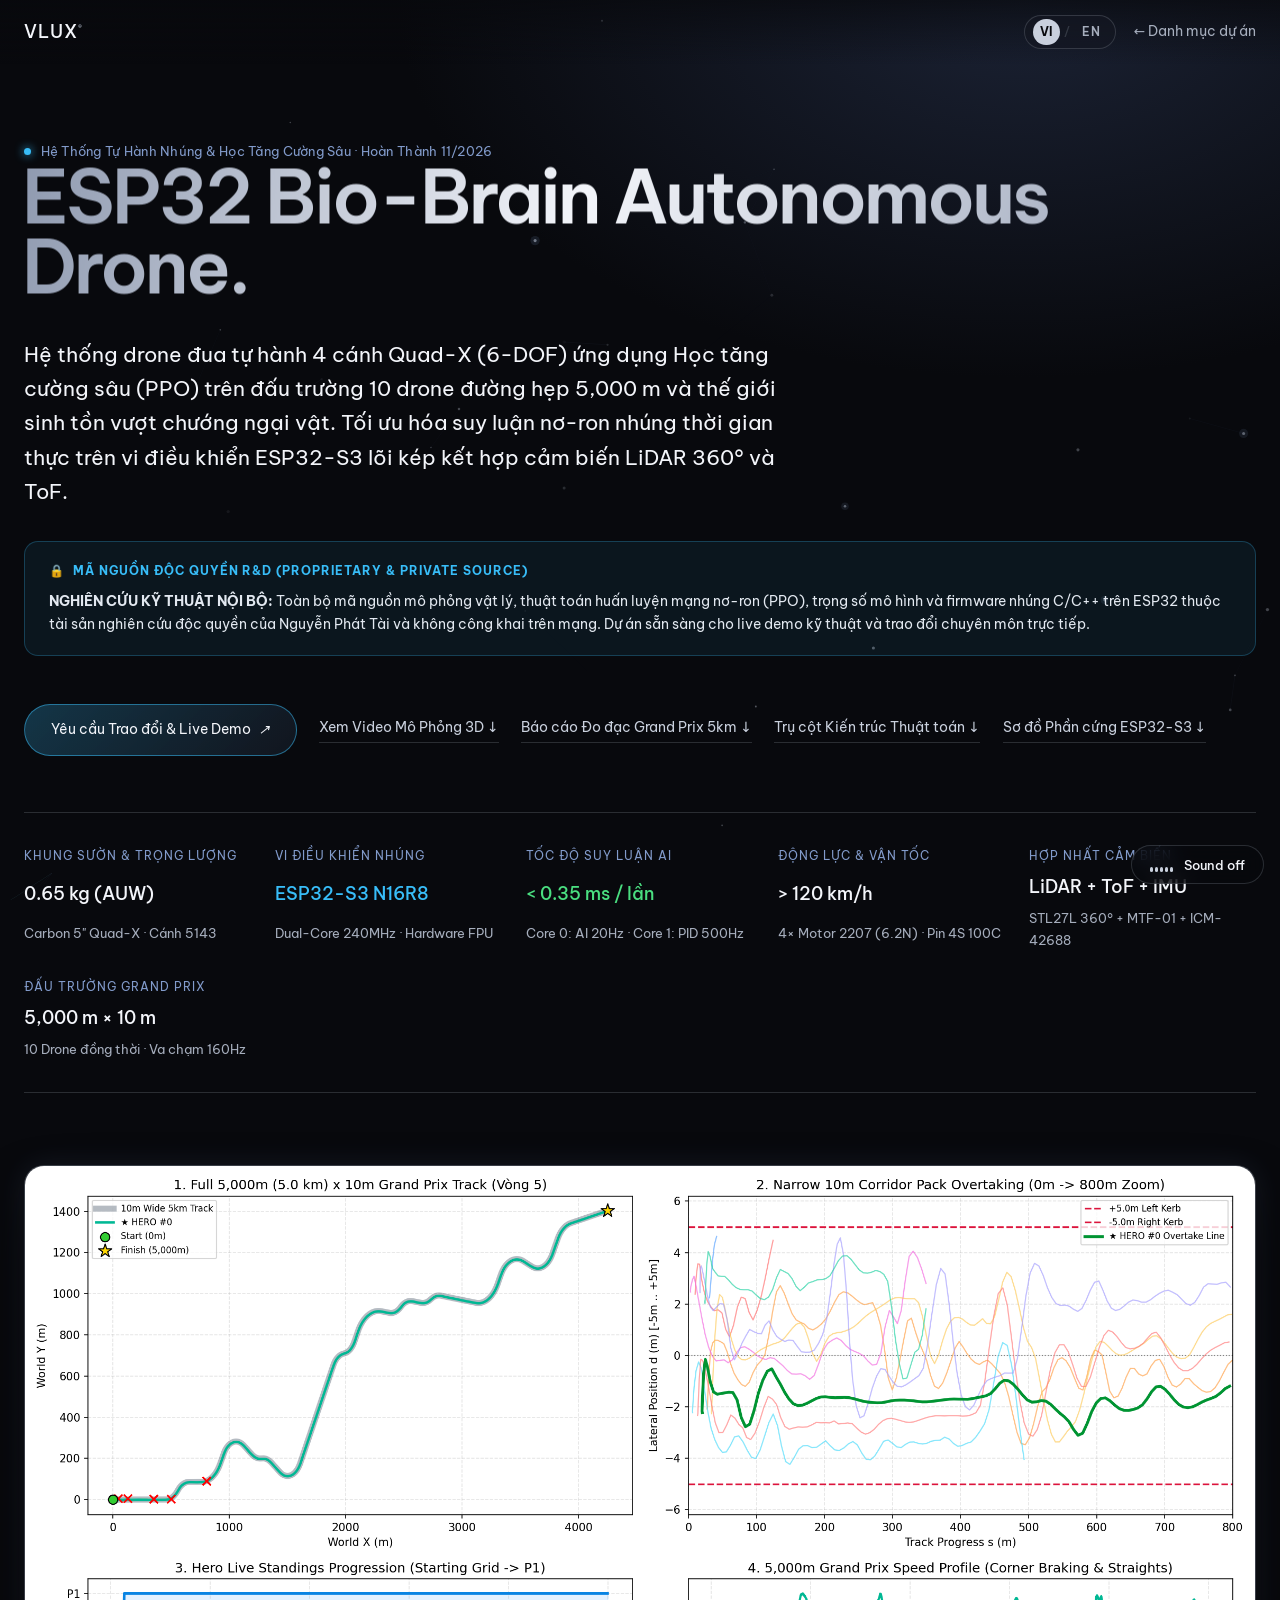
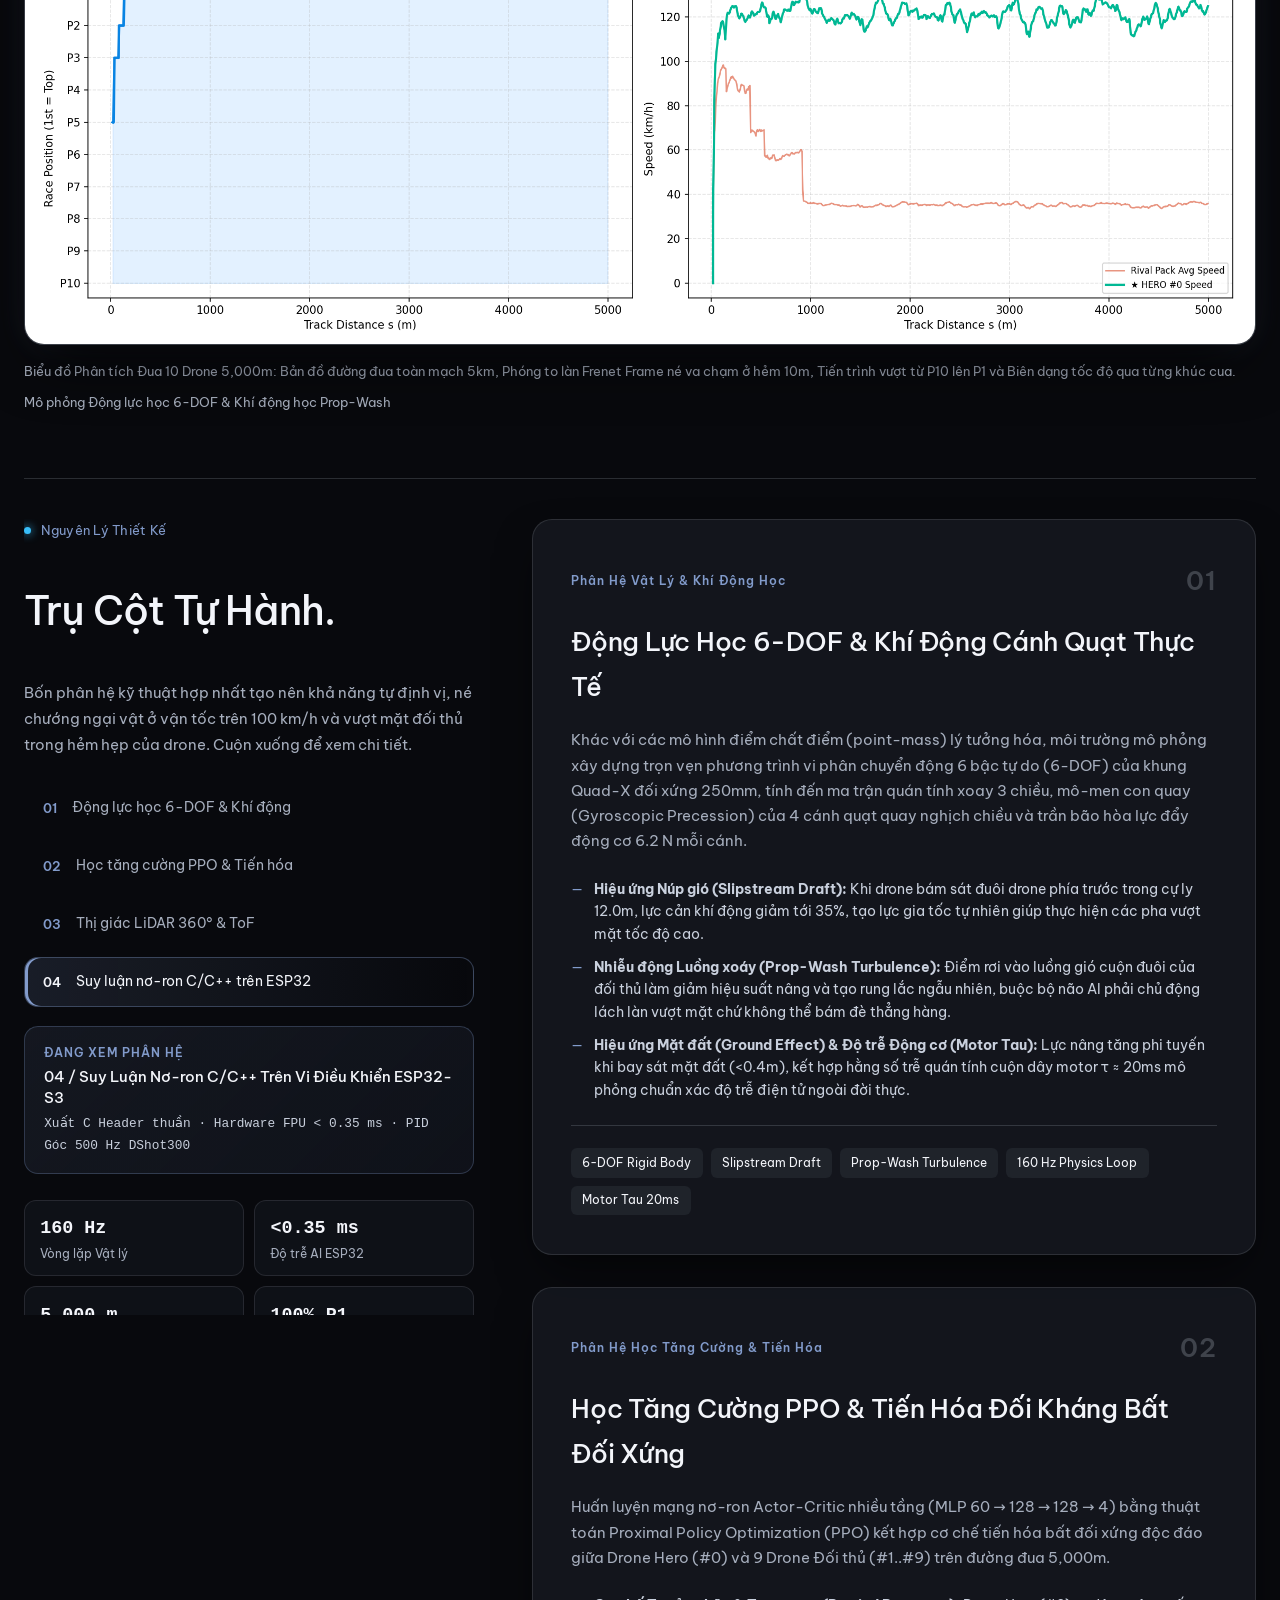
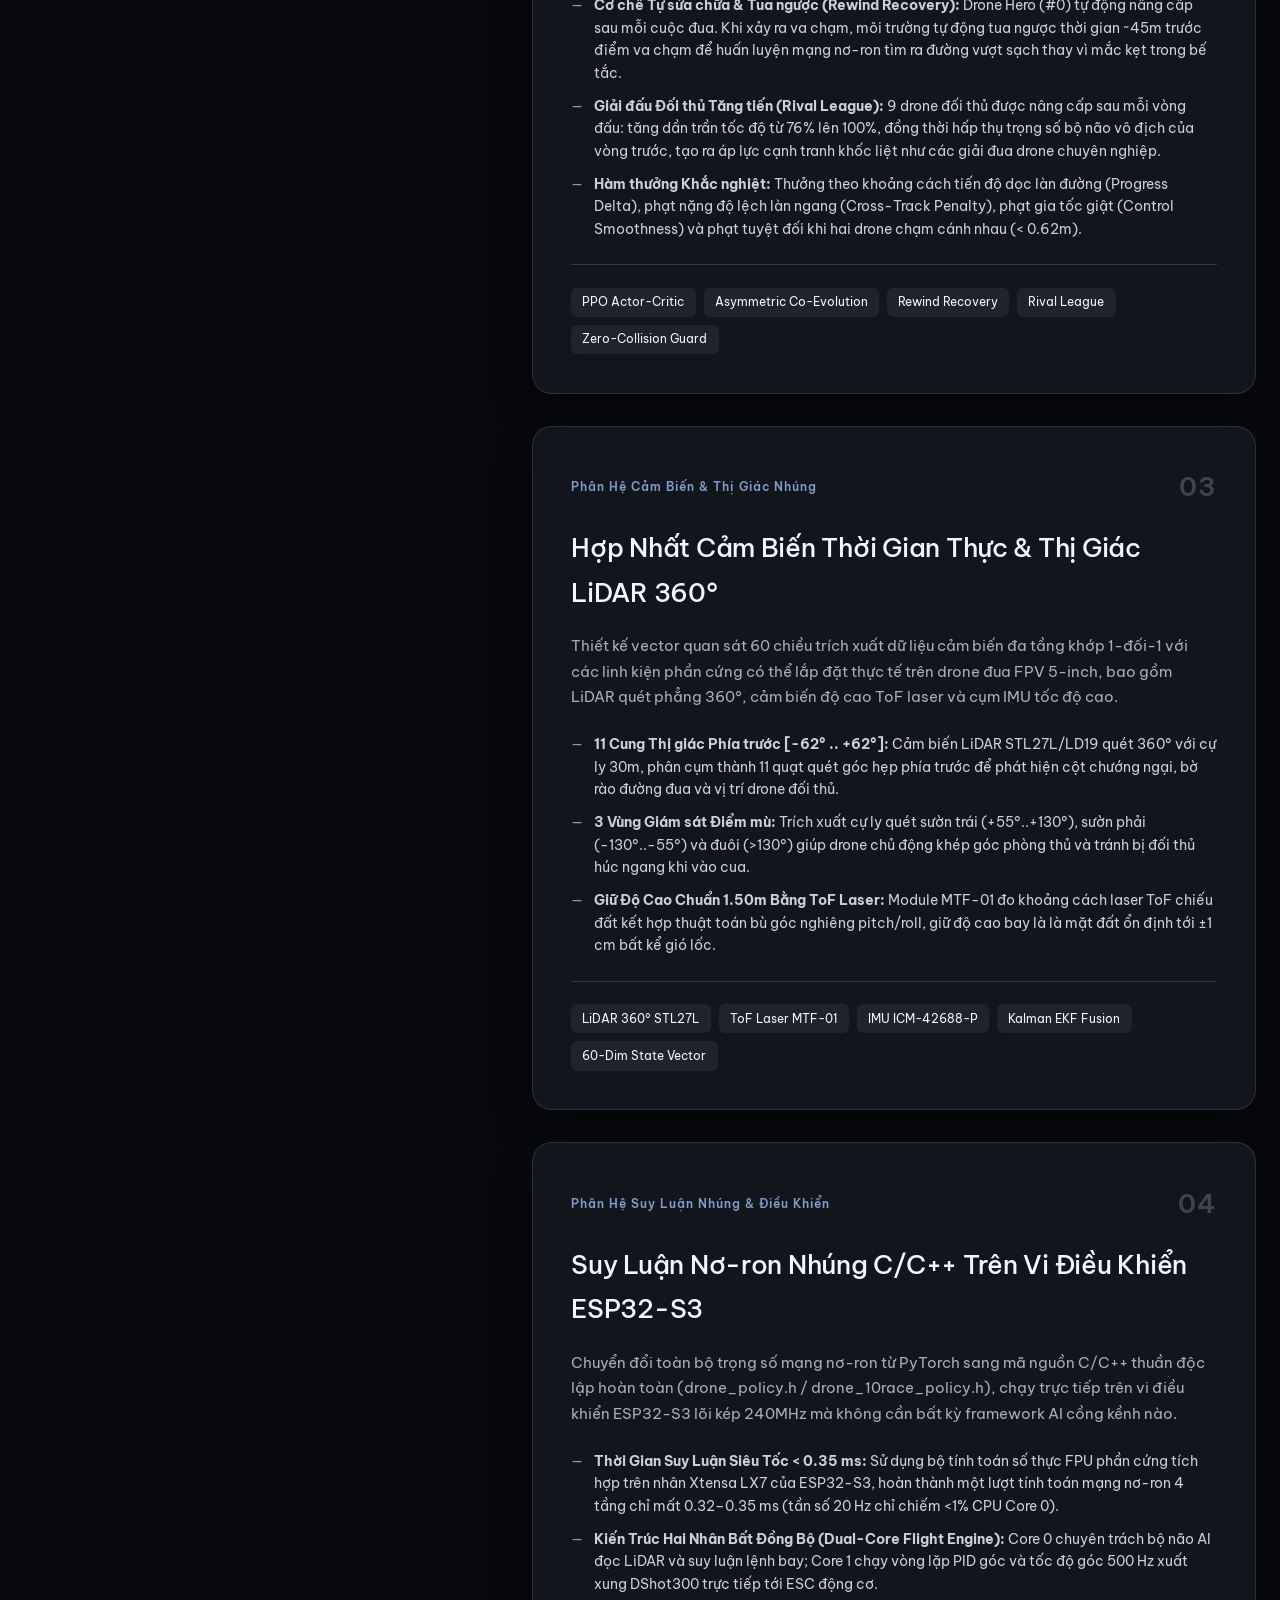
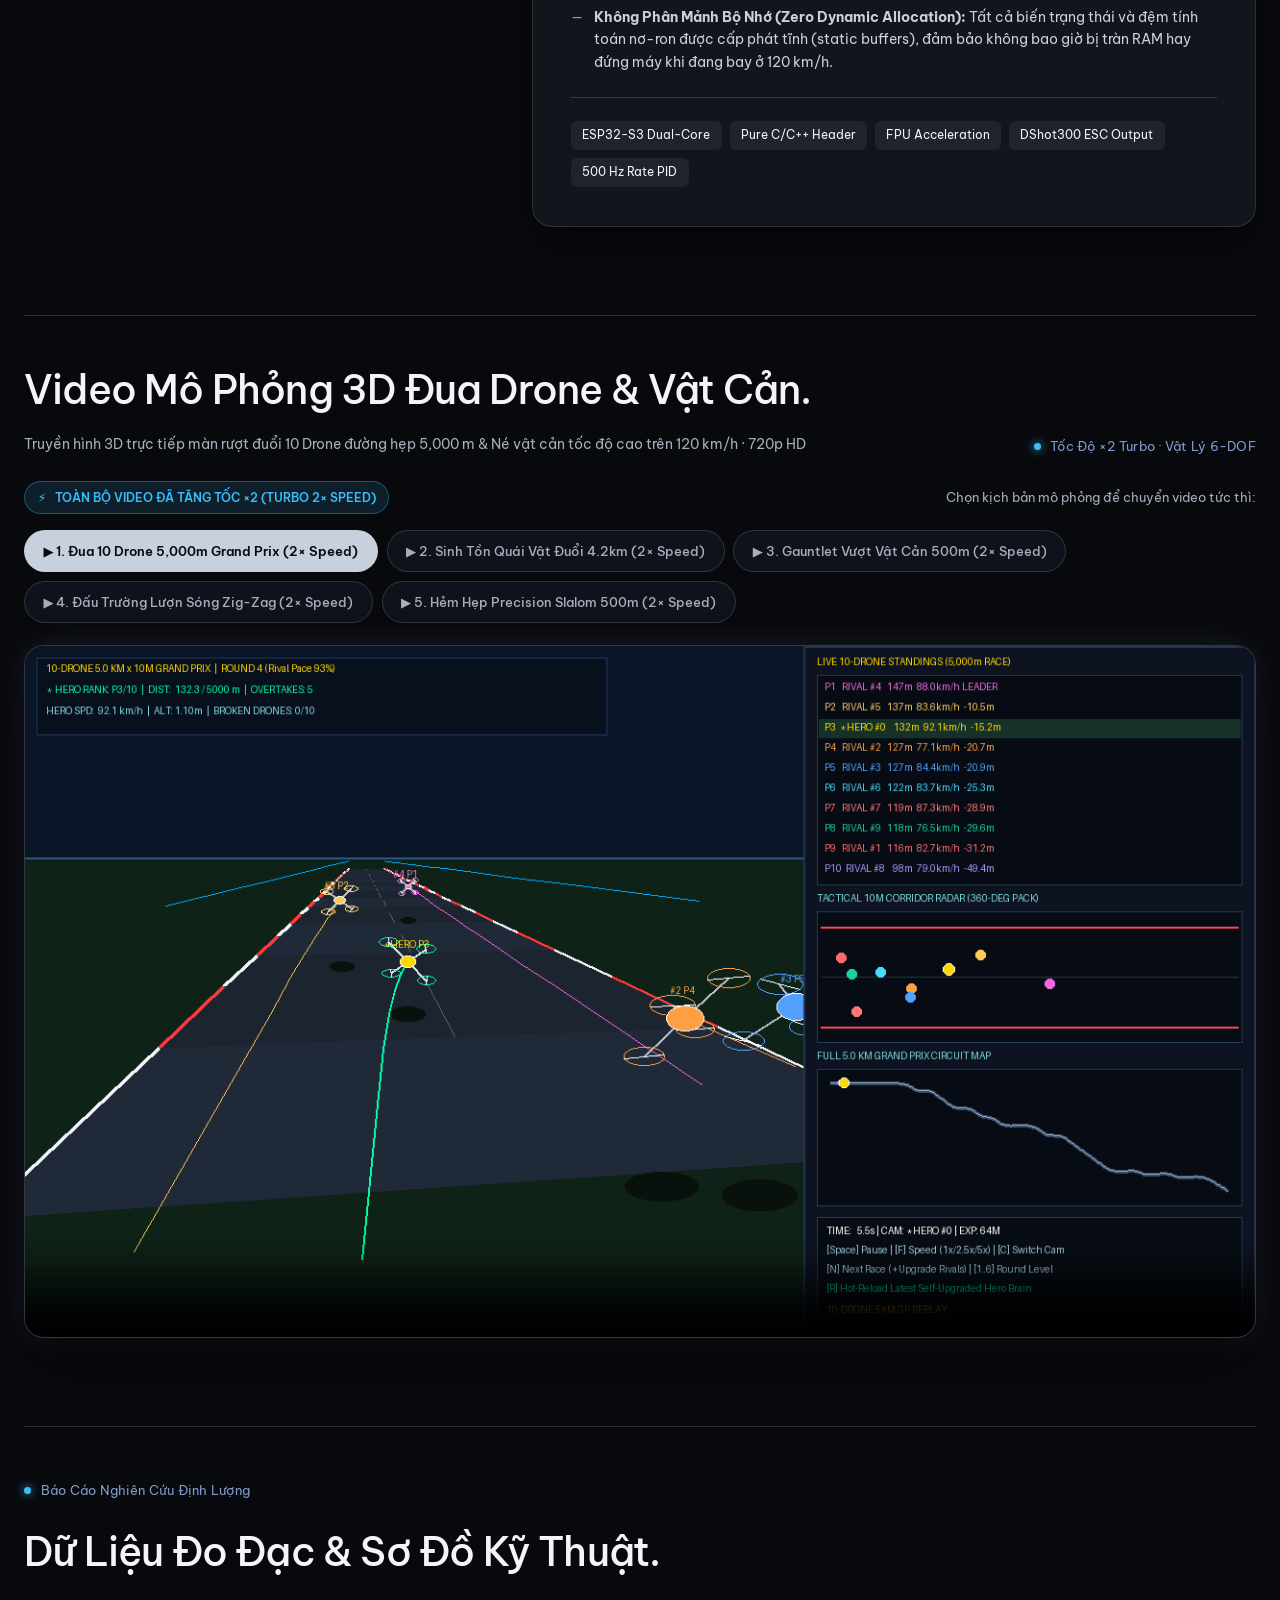
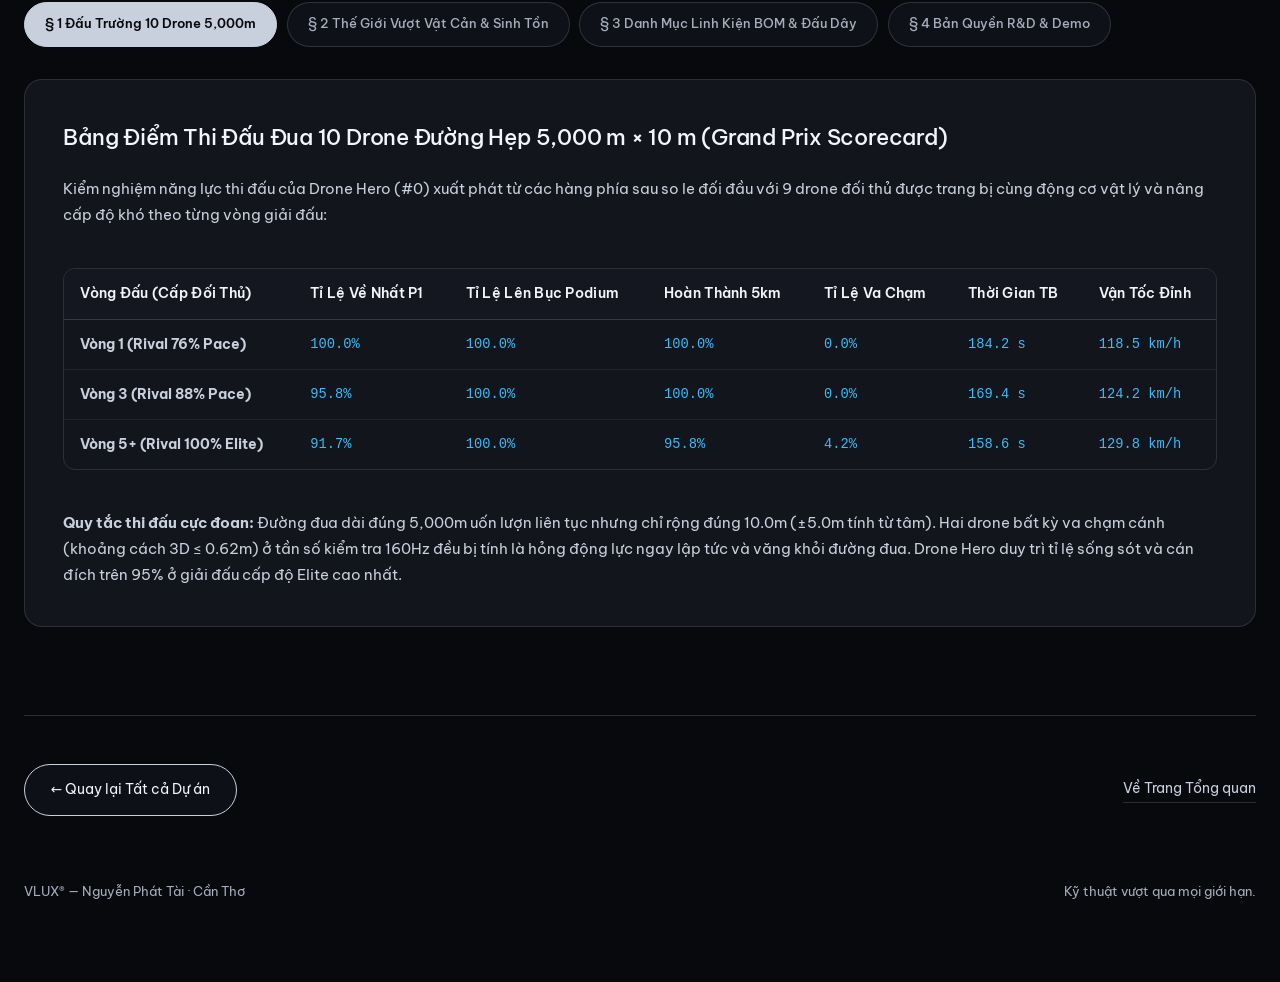
<file: drone.html>
<!DOCTYPE html>
<html lang="vi">

<head>
  <meta charset="utf-8">
  <meta name="viewport" content="width=device-width, initial-scale=1, viewport-fit=cover">
  <title>ESP32 Bio-Brain Autonomous Drone — Projects — VLUX</title>
  <meta name="description"
    content="ESP32 4-Rotor Quad-X Bio-Brain: Deep Reinforcement Learning 10-Drone 5km Grand Prix & Obstacle Navigation with Edge Neural Inference by Nguyễn Phát Tài (VLUX).">
  <meta name="color-scheme" content="dark">
  <link rel="preconnect" href="https://fonts.googleapis.com">
  <link href="https://fonts.googleapis.com/css2?family=Be+Vietnam+Pro:wght@300;400;500;600&display=swap"
    rel="stylesheet">
  <style>
    :root {
      --obs: #08090D;
      --silver: #C9D0DD;
      --ice: #F3F5FA;
      --blue: #829BCB;
      --mute: #a6aebd;
      --line: rgba(201, 208, 221, .18);
      --card: rgba(23, 26, 34, .75);
      --card-border: rgba(201, 208, 221, .14);
      --sans: "Be Vietnam Pro", system-ui, -apple-system, "Segoe UI", sans-serif;
      box-sizing: border-box;
      color-scheme: dark
    }

    *,
    *::before,
    *::after {
      box-sizing: inherit
    }

    html {
      scroll-behavior: smooth
    }

    html,
    body {
      max-width: 100%;
      overflow-x: clip
    }

    body {
      margin: 0;
      min-height: 100svh;
      background: radial-gradient(70vw 60vh at 80% 0, #1b2234, transparent 70%), var(--obs);
      color: var(--silver);
      font: 400 1rem/1.7 var(--sans);
      -webkit-font-smoothing: antialiased
    }

    #bg {
      position: fixed;
      inset: 0;
      width: 100%;
      height: 100%;
      z-index: -1;
      display: block
    }

    a {
      color: inherit;
      text-decoration: none
    }

    :focus-visible {
      outline: 2px solid var(--blue);
      outline-offset: 4px;
      border-radius: 2px
    }

    .wrap {
      width: min(1240px, 100% - 3rem);
      margin-inline: auto
    }

    /* Language display toggle rules */
    html[lang="vi"] .t-en {
      display: none !important
    }

    html[lang="en"] .t-vi {
      display: none !important
    }

    /* Navigation & Language switcher */
    header {
      position: fixed;
      inset: 0 0 auto 0;
      z-index: 20;
      padding-top: env(safe-area-inset-top, 0px);
      background: linear-gradient(rgba(8, 9, 13, .7), rgba(8, 9, 13, 0))
    }

    nav {
      display: flex;
      align-items: center;
      justify-content: space-between;
      height: 64px;
      gap: .8rem
    }

    .logo {
      font-size: 1.15rem;
      font-weight: 500;
      color: var(--ice);
      letter-spacing: .05em
    }

    .logo sup {
      font-size: .5em;
      color: var(--mute)
    }

    .nav-right {
      display: flex;
      align-items: center;
      gap: 1.1rem
    }

    .lang-switch {
      display: inline-flex;
      align-items: center;
      gap: .25rem;
      padding: .2rem .48rem;
      border-radius: 99px;
      border: 1px solid var(--line);
      background: rgba(20, 24, 34, .65);
      font-size: .76rem;
      font-weight: 600;
      letter-spacing: .05em
    }

    .lang-btn {
      all: unset;
      cursor: pointer;
      color: var(--mute);
      padding: .18rem .45rem;
      border-radius: 99px;
      transition: all .2s ease
    }

    .lang-btn:hover {
      color: var(--ice)
    }

    .lang-btn[aria-pressed="true"] {
      color: var(--obs);
      background: var(--silver);
      font-weight: 700
    }

    .lang-sep {
      color: var(--line);
      font-size: .7rem;
      user-select: none
    }

    nav a.back {
      font-size: .85rem;
      color: var(--mute);
      padding: .4rem 0;
      border-bottom: 1px solid transparent;
      transition: color .3s, border-color .3s
    }

    nav a.back:hover {
      color: var(--ice);
      border-color: var(--silver)
    }

    main {
      min-height: 100svh;
      padding: clamp(6.5rem, 11vw, 8.5rem) 0 5rem
    }

    /* project header */
    .meta-tag {
      display: inline-flex;
      align-items: center;
      gap: .6rem;
      font-size: .82rem;
      color: var(--blue);
      margin-bottom: 1rem;
      letter-spacing: .02em
    }

    .meta-tag .dot {
      width: 7px;
      height: 7px;
      border-radius: 50%;
      background: #38BDF8;
      box-shadow: 0 0 10px #38BDF8
    }

    .stage {
      perspective: 1100px
    }

    h1 {
      margin: 0 0 1.2rem -.03em;
      font-weight: 600;
      color: var(--ice);
      letter-spacing: -.04em;
      line-height: .95;
      font-size: clamp(2.4rem, 6.2vw, 4.6rem);
      background: linear-gradient(105deg, #8f9ab0 0%, #F3F5FA var(--gx, 45%), #8f9ab0 100%);
      -webkit-background-clip: text;
      background-clip: text;
      -webkit-text-fill-color: transparent;
      color: transparent;
      transform: rotateX(var(--rx, 0deg)) rotateY(var(--ry, 0deg));
      transform-origin: left center;
      transition: transform .3s ease-out;
      will-change: transform, translate
    }

    .lead {
      font-size: clamp(1.02rem, 1.7vw, 1.3rem);
      line-height: 1.65;
      color: var(--ice);
      max-width: 54ch;
      margin: 0 0 2rem
    }

    .actions {
      display: flex;
      gap: 1.4rem;
      align-items: center;
      flex-wrap: wrap;
      margin-bottom: 3.5rem
    }

    .btn {
      display: inline-flex;
      align-items: center;
      gap: .5rem;
      padding: .85rem 1.6rem;
      border: 1px solid var(--silver);
      border-radius: 99px;
      color: var(--ice);
      font-size: .85rem;
      background: rgba(20, 24, 34, .5);
      transition: background .3s, color .3s, border-color .3s, transform .3s;
      cursor: pointer
    }

    .btn:hover {
      background: var(--ice);
      color: var(--obs);
      border-color: var(--ice);
      transform: translateY(-2px)
    }

    .btn.primary {
      background: linear-gradient(135deg, rgba(56, 189, 248, .25), rgba(20, 24, 34, .8));
      border-color: rgba(56, 189, 248, .5)
    }

    .btn.primary:hover {
      background: var(--ice);
      color: var(--obs);
      border-color: var(--ice)
    }

    .link {
      border-bottom: 1px solid var(--line);
      padding-bottom: 2px;
      font-size: .88rem;
      color: var(--silver);
      transition: color .3s, border-color .3s
    }

    .link:hover {
      color: var(--ice);
      border-color: var(--silver)
    }

    /* Private R&D Banner */
    .rd-banner {
      padding: 1.2rem 1.5rem;
      border-radius: 14px;
      background: rgba(56, 189, 248, .07);
      border: 1px solid rgba(56, 189, 248, .25);
      margin-bottom: 3rem;
      display: grid;
      gap: .5rem
    }

    .rdb-tag {
      display: inline-flex;
      align-items: center;
      gap: .5rem;
      font-size: .76rem;
      text-transform: uppercase;
      letter-spacing: .08em;
      font-weight: 700;
      color: #38BDF8
    }

    .rdb-text {
      font-size: .86rem;
      color: #E2E8F0;
      line-height: 1.65;
      margin: 0
    }

    /* showcase visual */
    .showcase {
      margin-bottom: 4rem
    }

    .frame {
      position: relative;
      border-radius: 20px;
      overflow: hidden;
      border: 1px solid rgba(201, 208, 221, .22);
      background: linear-gradient(145deg, rgba(23, 26, 34, .9), rgba(17, 20, 28, .8));
      box-shadow: 0 24px 60px -15px rgba(0, 0, 0, .85), 0 0 30px rgba(130, 155, 203, .12);
      display: grid;
      place-items: center
    }

    .frame img {
      width: 100%;
      height: auto;
      object-fit: cover;
      display: block
    }

    .caption {
      font-size: .84rem;
      color: var(--mute);
      margin-top: 1rem;
      display: flex;
      justify-content: space-between;
      flex-wrap: wrap;
      gap: .5rem
    }

    /* spec grid */
    .spec-grid {
      display: grid;
      grid-template-columns: repeat(auto-fit, minmax(200px, 1fr));
      gap: 1.5rem;
      margin-bottom: 4.5rem;
      padding: 2rem 0;
      border-top: 1px solid var(--line);
      border-bottom: 1px solid var(--line)
    }

    .spec-item {
      display: grid;
      gap: .3rem
    }

    .spec-label {
      font-size: .78rem;
      text-transform: uppercase;
      letter-spacing: .08em;
      color: var(--blue)
    }

    .spec-val {
      font-size: 1.15rem;
      font-weight: 500;
      color: var(--ice)
    }

    .spec-sub {
      font-size: .82rem;
      color: var(--mute)
    }

    /* architectural pillars (vertical scroll stream) */
    .sec-title {
      font-size: clamp(1.8rem, 3.6vw, 2.5rem);
      font-weight: 500;
      color: var(--ice);
      letter-spacing: -.02em;
      margin: 0 0 1rem
    }

    .pillars-section {
      margin-bottom: 5.5rem;
      padding-top: 2.5rem;
      border-top: 1px solid var(--line)
    }

    .pv-wrap {
      display: grid;
      grid-template-columns: minmax(300px, 4.6fr) 7.4fr;
      gap: clamp(2rem, 4.5vw, 4.5rem);
      align-items: stretch;
      position: relative
    }

    .pv-aside {
      height: 100%;
      position: relative
    }

    @media(max-width:880px) {
      .pv-wrap {
        grid-template-columns: 1fr;
        gap: 2rem
      }

      .pv-sticky {
        position: static !important;
        max-height: none !important
      }
    }

    .pv-sticky {
      position: sticky;
      top: 5.5rem;
      display: grid;
      gap: 1.2rem;
      max-height: calc(100vh - 6.5rem);
      overflow-y: auto;
      scrollbar-width: none
    }

    .pv-sticky::-webkit-scrollbar {
      display: none
    }

    .pv-lead {
      font-size: .95rem;
      color: var(--mute);
      line-height: 1.7;
      margin: 0
    }

    .pv-nav {
      display: grid;
      gap: .5rem;
      margin-top: .4rem
    }

    .pv-step {
      display: flex;
      align-items: center;
      gap: .9rem;
      padding: .75rem 1.1rem;
      border-radius: 14px;
      border: 1px solid transparent;
      color: var(--mute);
      font-size: .88rem;
      transition: all .3s cubic-bezier(.2, .7, .2, 1);
      cursor: pointer;
      background: none;
      text-decoration: none
    }

    .pv-step:hover {
      color: var(--ice);
      background: rgba(201, 208, 221, .05)
    }

    .pv-step.on {
      color: var(--ice);
      border-color: rgba(130, 155, 203, .35);
      background: linear-gradient(90deg, rgba(130, 155, 203, .14), transparent);
      box-shadow: inset 3px 0 0 var(--blue)
    }

    .pv-idx {
      font-size: .82rem;
      font-weight: 600;
      letter-spacing: .05em;
      color: var(--blue);
      font-variant-numeric: tabular-nums
    }

    .pv-step.on .pv-idx {
      color: var(--ice)
    }

    .pv-active-box {
      padding: 1rem 1.2rem;
      border-radius: 14px;
      background: linear-gradient(135deg, rgba(130, 155, 203, .1), rgba(20, 24, 34, .6));
      border: 1px solid rgba(130, 155, 203, .28);
      display: grid;
      gap: .3rem;
      transition: border-color .3s
    }

    .pv-ab-label {
      font-size: .72rem;
      text-transform: uppercase;
      letter-spacing: .08em;
      color: var(--blue);
      font-weight: 600
    }

    .pv-ab-title {
      font-size: .92rem;
      font-weight: 500;
      color: var(--ice);
      line-height: 1.4
    }

    .pv-ab-metric {
      font-size: .8rem;
      color: var(--silver);
      font-family: Consolas, monospace
    }

    .pv-quick-stats {
      display: grid;
      grid-template-columns: repeat(2, 1fr);
      gap: .65rem;
      margin-top: .4rem
    }

    .pv-stat {
      padding: .8rem .95rem;
      border-radius: 12px;
      background: rgba(20, 24, 34, .55);
      border: 1px solid rgba(201, 208, 221, .12);
      display: grid;
      gap: .15rem
    }

    .pv-stat-n {
      font-size: 1.15rem;
      font-weight: 600;
      color: var(--ice);
      font-family: Consolas, monospace
    }

    .pv-stat-l {
      font-size: .72rem;
      color: var(--mute);
      line-height: 1.3
    }

    .pv-cards {
      display: grid;
      gap: 2rem
    }

    .pv-card {
      padding: clamp(1.6rem, 3vw, 2.4rem);
      border-radius: 20px;
      background: var(--card);
      border: 1px solid var(--card-border);
      box-shadow: 0 20px 45px -12px rgba(0, 0, 0, .65);
      display: grid;
      gap: 1.1rem;
      transition: border-color .3s, box-shadow .3s;
      scroll-margin-top: 6rem;
      position: relative
    }

    .pv-card:hover {
      border-color: rgba(130, 155, 203, .35);
      box-shadow: 0 24px 55px -10px rgba(0, 0, 0, .85)
    }

    .pv-card-top {
      display: flex;
      justify-content: space-between;
      align-items: center;
      font-size: .78rem;
      color: var(--blue);
      letter-spacing: .08em;
      font-weight: 600
    }

    .pv-card-num {
      font-size: 1.6rem;
      font-weight: 600;
      color: rgba(201, 208, 221, .25);
      font-variant-numeric: tabular-nums
    }

    .pv-card h3 {
      font-size: clamp(1.3rem, 2.2vw, 1.65rem);
      color: var(--ice);
      font-weight: 500;
      margin: 0;
      letter-spacing: -.01em
    }

    .pv-card p {
      color: var(--mute);
      font-size: .93rem;
      line-height: 1.7;
      margin: 0
    }

    .pv-bullets {
      list-style: none;
      padding: 0;
      margin: .4rem 0 0;
      display: grid;
      gap: .65rem
    }

    .pv-bullets li {
      position: relative;
      padding-left: 1.4rem;
      font-size: .88rem;
      color: var(--silver);
      line-height: 1.6
    }

    .pv-bullets li::before {
      content: "—";
      position: absolute;
      left: 0;
      color: var(--blue)
    }

    .pv-footer {
      display: flex;
      flex-wrap: wrap;
      gap: .5rem;
      border-top: 1px solid var(--line);
      padding-top: 1.4rem;
      margin-top: .4rem
    }

    .pv-pill {
      font-size: .75rem;
      padding: .28rem .7rem;
      border-radius: 6px;
      background: rgba(201, 208, 221, .07);
      color: var(--ice)
    }

    /* Research Section */
    .research-section {
      margin-bottom: 5.5rem;
      padding-top: 3rem;
      border-top: 1px solid var(--line)
    }

    .rpt-nav {
      display: flex;
      gap: .6rem;
      flex-wrap: wrap;
      margin-bottom: 2rem
    }

    .rpt-tab {
      all: unset;
      cursor: pointer;
      padding: .65rem 1.25rem;
      border-radius: 99px;
      border: 1px solid var(--line);
      background: rgba(20, 24, 34, .55);
      font-size: .84rem;
      font-weight: 500;
      color: var(--mute);
      transition: all .25s ease
    }

    .rpt-tab:hover {
      color: var(--ice);
      border-color: var(--silver)
    }

    .rpt-tab.on {
      color: var(--obs);
      background: var(--silver);
      border-color: var(--silver);
      font-weight: 600
    }

    .tab-pane {
      display: none
    }

    .tab-pane.on {
      display: grid;
      gap: 1.8rem;
      animation: fadeIn .35s ease
    }

    @keyframes fadeIn {
      from {
        opacity: 0;
        transform: translateY(6px)
      }

      to {
        opacity: 1;
        transform: none
      }
    }

    .rpt-card {
      padding: clamp(1.6rem, 3vw, 2.4rem);
      border-radius: 18px;
      background: var(--card);
      border: 1px solid var(--card-border);
      display: grid;
      gap: 1.3rem
    }

    .rpt-card h3 {
      font-size: 1.35rem;
      font-weight: 500;
      color: var(--ice);
      margin: 0;
      letter-spacing: -.01em
    }

    .rpt-card p {
      color: var(--silver);
      font-size: .92rem;
      line-height: 1.75;
      margin: 0
    }

    .rpt-card ul {
      padding-left: 1.4rem;
      margin: 0;
      color: var(--silver);
      font-size: .9rem;
      line-height: 1.75;
      display: grid;
      gap: .5rem
    }

    .tbl-wrap {
      overflow-x: auto;
      margin: 1.2rem 0;
      border-radius: 12px;
      border: 1px solid rgba(201, 208, 221, .14)
    }

    table.rpt-table {
      width: 100%;
      border-collapse: collapse;
      font-size: .86rem;
      text-align: left
    }

    table.rpt-table th {
      background: rgba(20, 24, 34, .85);
      color: var(--ice);
      font-weight: 600;
      padding: .85rem 1rem;
      border-bottom: 1px solid var(--line);
      letter-spacing: .02em
    }

    table.rpt-table td {
      padding: .8rem 1rem;
      border-bottom: 1px solid rgba(201, 208, 221, .08);
      color: var(--silver)
    }

    table.rpt-table tr:last-child td {
      border-bottom: none
    }

    table.rpt-table tr:hover td {
      background: rgba(201, 208, 221, .03)
    }

    table.rpt-table td.num {
      font-family: Consolas, monospace;
      color: #38BDF8;
      font-weight: 500
    }

    /* video demo showcase */
    .video-section {
      margin-bottom: 5.5rem;
      padding-top: 2.5rem;
      border-top: 1px solid var(--line)
    }

    .video-header {
      display: flex;
      justify-content: space-between;
      align-items: flex-end;
      margin-bottom: 1.5rem;
      flex-wrap: wrap;
      gap: 1rem
    }

    .video-frame {
      position: relative;
      border-radius: 20px;
      overflow: hidden;
      border: 1px solid rgba(201, 208, 221, .22);
      background: #090B10;
      box-shadow: 0 24px 60px -15px rgba(0, 0, 0, .85), 0 0 35px rgba(130, 155, 203, .15);
      aspect-ratio: 16/9;
      display: grid;
      place-items: center
    }

    .video-frame video {
      width: 100%;
      height: 100%;
      object-fit: cover;
      display: block
    }

    /* bottom navigation */
    .btm-nav {
      display: flex;
      justify-content: space-between;
      align-items: center;
      flex-wrap: wrap;
      gap: 1.5rem;
      padding-top: 3rem;
      border-top: 1px solid var(--line)
    }

    footer {
      margin-top: 4rem;
      display: flex;
      justify-content: space-between;
      flex-wrap: wrap;
      gap: 1rem;
      font-size: .82rem;
      color: var(--mute)
    }

    /* transitions & interactions */
    #prog {
      position: fixed;
      top: 0;
      left: 0;
      height: 2px;
      width: 100%;
      background: linear-gradient(90deg, var(--blue), var(--ice));
      transform: scaleX(0);
      transform-origin: left;
      z-index: 30
    }

    #veil {
      position: fixed;
      inset: 0;
      z-index: 70;
      background: #0b0d13;
      pointer-events: none;
      display: grid;
      place-items: center;
      clip-path: inset(0 0 100% 0)
    }

    #veil:not(.in):not(.out) {
      transition: none
    }

    #veil.in,
    #veil.out {
      transition: clip-path .5s cubic-bezier(.7, 0, .2, 1)
    }

    #veil.in {
      clip-path: inset(0)
    }

    #veil.out {
      clip-path: inset(100% 0 0 0)
    }

    #veil span {
      font-size: 1.1rem;
      color: var(--silver);
      letter-spacing: .04em
    }

    .rip {
      position: fixed;
      z-index: 60;
      width: 12px;
      height: 12px;
      margin: -6px 0 0 -6px;
      border-radius: 50%;
      border: 1px solid var(--ice);
      pointer-events: none;
      animation: rip .7s ease-out forwards
    }

    @keyframes rip {
      to {
        transform: scale(14);
        opacity: 0
      }
    }

    [data-mag] {
      transition-property: translate, background-color, color, border-color;
      transition-duration: .4s, .3s, .3s, .3s;
      transition-timing-function: cubic-bezier(.2, .7, .2, 1), ease, ease, ease
    }

    /* sound widget */
    .snd {
      display: flex;
      gap: .65rem;
      align-items: center;
      padding: .65rem 1.15rem;
      border: 1px solid var(--line);
      border-radius: 99px;
      background: rgba(8, 9, 13, .62);
      -webkit-backdrop-filter: blur(10px);
      backdrop-filter: blur(10px);
      color: var(--ice);
      font: 500 .82rem var(--sans);
      cursor: pointer;
      transition: border-color .3s
    }

    .snd:hover {
      border-color: var(--silver)
    }

    .eq {
      display: flex;
      gap: 2px;
      align-items: flex-end;
      height: 14px
    }

    .eq i {
      display: block;
      width: 3px;
      height: 30%;
      background: var(--silver);
      border-radius: 2px;
      transition: height .2s ease
    }

    @keyframes eqBounce {

      0%,
      100% {
        height: 20%
      }

      50% {
        height: 95%
      }
    }

    .snd.on .eq i:nth-child(1) {
      animation: eqBounce .75s ease-in-out infinite .1s
    }

    .snd.on .eq i:nth-child(2) {
      animation: eqBounce .6s ease-in-out infinite .3s
    }

    .snd.on .eq i:nth-child(3) {
      animation: eqBounce .9s ease-in-out infinite .15s
    }

    .snd.on .eq i:nth-child(4) {
      animation: eqBounce .7s ease-in-out infinite .4s
    }

    .snd.on .eq i:nth-child(5) {
      animation: eqBounce .8s ease-in-out infinite .25s
    }

    .sndbox {
      position: fixed;
      right: max(1rem, env(safe-area-inset-right, 0px));
      bottom: calc(1rem + env(safe-area-inset-bottom, 0px));
      z-index: 25;
      display: flex;
      flex-direction: column;
      align-items: flex-end;
      gap: .5rem
    }

    .sndpanel {
      display: flex;
      align-items: center;
      gap: .5rem;
      padding: .4rem .65rem;
      border: 1px solid var(--line);
      border-radius: 99px;
      background: rgba(8, 9, 13, .75);
      -webkit-backdrop-filter: blur(12px);
      backdrop-filter: blur(12px);
      opacity: 0;
      pointer-events: none;
      transform: translateY(8px) scale(0.96);
      transition: opacity .35s cubic-bezier(.2, .7, .2, 1), transform .35s cubic-bezier(.2, .7, .2, 1)
    }

    .sndpanel.show {
      opacity: 1;
      pointer-events: auto;
      transform: translateY(0) scale(1)
    }

    .snd.on {
      border-color: var(--silver);
      background: rgba(20, 24, 34, .8)
    }

    .sndpanel button {
      all: unset;
      cursor: pointer;
      font: 500 .75rem var(--sans);
      color: var(--mute);
      padding: .32rem .7rem;
      border-radius: 99px;
      border: 1px solid transparent
    }

    .sndpanel button[aria-pressed=true] {
      color: var(--ice);
      border-color: var(--line);
      background: rgba(201, 208, 221, .08)
    }

    .sndpanel button:focus-visible {
      outline: 2px solid var(--blue)
    }

    #sVol {
      width: 80px;
      accent-color: var(--silver);
      cursor: pointer
    }

    @media(max-width:640px) {
      .sndbox {
        right: max(.75rem, env(safe-area-inset-right, 0px));
        bottom: calc(.75rem + env(safe-area-inset-bottom, 0px))
      }

      .sndpanel {
        max-width: calc(100vw - 1.5rem)
      }
    }

    .rise {
      animation: rise 1.1s cubic-bezier(.2, .7, .2, 1) both
    }

    @keyframes rise {
      from {
        opacity: 0;
        transform: translateY(20px)
      }
    }

    @media(prefers-reduced-motion:reduce) {
      * {
        animation: none !important;
        transition: none !important
      }
    }

    @media(max-width:480px) {
      .wrap {
        width: min(1240px, 100% - 1.75rem)
      }
    }
  </style>
</head>

<body>
  <canvas id="bg" aria-hidden="true"></canvas>
  <div id="prog" aria-hidden="true"></div>
  <div class="sndbox" id="sndbox">
    <div class="sndpanel" id="sndpanel" role="group" aria-label="Sound settings">
      <button type="button" id="sMus" aria-pressed="true">Music</button>
      <input id="sVol" type="range" min="0" max="1" step=".05" value=".7" aria-label="Volume">
    </div>
    <button id="snd" class="snd" type="button" aria-pressed="false" aria-label="Toggle sound">
      <span class="eq" aria-hidden="true"><i></i><i></i><i></i><i></i><i></i></span>
      <span class="lb">Sound off</span>
    </button>
  </div>
  <div id="veil" aria-hidden="true"><span>VLUX</span></div>

  <header>
    <div class="wrap">
      <nav aria-label="Chính">
        <a class="logo" href="index.html" aria-label="VLUX, trang chủ">VLUX<sup>®</sup></a>
        <div class="nav-right">
          <div class="lang-switch" role="group" aria-label="Chọn ngôn ngữ">
            <button class="lang-btn" id="btnVi" data-lang="vi" aria-pressed="true">VI</button>
            <span class="lang-sep">/</span>
            <button class="lang-btn" id="btnEn" data-lang="en" aria-pressed="false">EN</button>
          </div>
          <a class="back" href="projects.html">
            <span class="t-vi">← Danh mục dự án</span>
            <span class="t-en">← Back to Projects</span>
          </a>
        </div>
      </nav>
    </div>
  </header>

  <main class="wrap">
    <!-- Meta tag & Hero Heading -->
    <div class="meta-tag">
      <span class="dot"></span>
      <span class="t-vi">Hệ Thống Tự Hành Nhúng &amp; Học Tăng Cường Sâu · Hoàn Thành 11/2026</span>
      <span class="t-en">Embedded Autonomous Systems &amp; Deep RL · Completed Nov 2026</span>
    </div>

    <div class="stage">
      <h1 id="h1">ESP32 Bio-Brain Autonomous Drone.</h1>
    </div>

    <p class="lead">
      <span class="t-vi">Hệ thống drone đua tự hành 4 cánh Quad-X (6-DOF) ứng dụng Học tăng cường sâu (PPO) trên đấu
        trường 10 drone đường hẹp 5,000 m và thế giới sinh tồn vượt chướng ngại vật. Tối ưu hóa suy luận nơ-ron nhúng
        thời gian thực trên vi điều khiển ESP32-S3 lõi kép kết hợp cảm biến LiDAR 360° và ToF.</span>
      <span class="t-en">Autonomous Quad-X 6-DOF racing quadrotor system powered by Deep Reinforcement Learning (PPO) in
        10-drone narrow 5,000 m Grand Prix arenas and dynamic obstacle survival fields. Real-time edge neural inference
        optimized on dual-core ESP32-S3 with 360° planar LiDAR and ToF laser altimetry.</span>
    </p>

    <!-- Private R&D Banner -->
    <div class="rd-banner">
      <div class="rdb-tag">
        <span>🔒</span>
        <span class="t-vi">Mã Nguồn Độc Quyền R&amp;D (Proprietary &amp; Private Source)</span>
        <span class="t-en">Proprietary Research &amp; Development (Private Repository)</span>
      </div>
      <p class="rdb-text">
        <span class="t-vi"><strong>NGHIÊN CỨU KỸ THUẬT NỘI BỘ:</strong> Toàn bộ mã nguồn mô phỏng vật lý, thuật toán
          huấn luyện mạng nơ-ron (PPO), trọng số mô hình và firmware nhúng C/C++ trên ESP32 thuộc tài sản nghiên cứu độc
          quyền của Nguyễn Phát Tài và không công khai trên mạng. Dự án sẵn sàng cho live demo kỹ thuật và trao đổi
          chuyên môn trực tiếp.</span>
        <span class="t-en"><strong>PROPRIETARY RESEARCH ASSET:</strong> All physics simulation environments, deep RL
          training algorithms (PPO), checkpoint weights, and embedded C/C++ firmware on ESP32 are proprietary
          engineering research by Nguyễn Phát Tài and kept in a private repository. Available for on-demand live
          technical demonstrations upon inquiry.</span>
      </p>
    </div>

    <!-- Actions -->
    <div class="actions">
      <a class="btn primary" href="index.html#contact">
        <span class="t-vi">Yêu cầu Trao đổi &amp; Live Demo</span>
        <span class="t-en">Inquire for Live Demo</span>
        <i>↗</i>
      </a>
      <a class="link" href="#simulation">
        <span class="t-vi">Xem Video Mô Phỏng 3D ↓</span>
        <span class="t-en">Watch 3D Sim Video ↓</span>
      </a>
      <a class="link" href="#research">
        <span class="t-vi">Báo cáo Đo đạc Grand Prix 5km ↓</span>
        <span class="t-en">5km Grand Prix Telemetry ↓</span>
      </a>
      <a class="link" href="#pillars">
        <span class="t-vi">Trụ cột Kiến trúc Thuật toán ↓</span>
        <span class="t-en">Algorithmic Pillars ↓</span>
      </a>
      <a class="link" href="#hardware">
        <span class="t-vi">Sơ đồ Phần cứng ESP32-S3 ↓</span>
        <span class="t-en">ESP32-S3 Hardware BOM ↓</span>
      </a>
    </div>

    <!-- Spec Grid -->
    <section class="spec-grid">
      <div class="spec-item">
        <span class="spec-label"><span class="t-vi">Khung sườn &amp; Trọng lượng</span><span class="t-en">Airframe &amp;
            Weight</span></span>
        <span class="spec-val">0.65 kg (AUW)</span>
        <span class="spec-sub"><span class="t-vi">Carbon 5" Quad-X · Cánh 5143</span><span class="t-en">Carbon 5" Quad-X
            · 5143 Props</span></span>
      </div>
      <div class="spec-item">
        <span class="spec-label"><span class="t-vi">Vi điều khiển Nhúng</span><span class="t-en">Flight
            Processor</span></span>
        <span class="spec-val" style="color:#38BDF8">ESP32-S3 N16R8</span>
        <span class="spec-sub"><span class="t-vi">Dual-Core 240MHz · Hardware FPU</span><span class="t-en">Dual-Core
            240MHz · Hardware FPU</span></span>
      </div>
      <div class="spec-item">
        <span class="spec-label"><span class="t-vi">Tốc độ Suy luận AI</span><span class="t-en">Neural
            Inference</span></span>
        <span class="spec-val" style="color:#4ADE80">&lt; 0.35 ms / lần</span>
        <span class="spec-sub"><span class="t-vi">Core 0: AI 20Hz · Core 1: PID 500Hz</span><span class="t-en">Core 0:
            AI 20Hz · Core 1: PID 500Hz</span></span>
      </div>
      <div class="spec-item">
        <span class="spec-label"><span class="t-vi">Động lực &amp; Vận tốc</span><span class="t-en">Propulsion &amp;
            Speed</span></span>
        <span class="spec-val">&gt; 120 km/h</span>
        <span class="spec-sub"><span class="t-vi">4× Motor 2207 (6.2N) · Pin 4S 100C</span><span class="t-en">4× 2207
            Motors (6.2N) · 4S 100C</span></span>
      </div>
      <div class="spec-item">
        <span class="spec-label"><span class="t-vi">Hợp nhất Cảm biến</span><span class="t-en">Sensor
            Fusion</span></span>
        <span class="spec-val">LiDAR + ToF + IMU</span>
        <span class="spec-sub"><span class="t-vi">STL27L 360° + MTF-01 + ICM-42688</span><span class="t-en">STL27L 360°
            + MTF-01 + ICM-42688</span></span>
      </div>
      <div class="spec-item">
        <span class="spec-label"><span class="t-vi">Đấu trường Grand Prix</span><span class="t-en">Grand Prix
            Track</span></span>
        <span class="spec-val">5,000 m × 10 m</span>
        <span class="spec-sub"><span class="t-vi">10 Drone đồng thời · Va chạm 160Hz</span><span class="t-en">10 Drones
            Pack · 160Hz Collision</span></span>
      </div>
    </section>

    <!-- Showcase Image (4-Panel Scientific Grand Prix Telemetry) -->
    <section class="showcase">
      <div class="frame">
        <img src="assets/projects/drone/race_10drone_5km.png"
          alt="ESP32 10-Drone 5km Grand Prix Telemetry & Trajectory Analysis (4 Panels)" loading="lazy">
      </div>
      <div class="caption">
        <span>
          <span class="t-vi">Biểu đồ Phân tích Đua 10 Drone 5,000m: Bản đồ đường đua toàn mạch 5km, Phóng to làn Frenet
            Frame né va chạm ở hẻm 10m, Tiến trình vượt từ P10 lên P1 và Biên dạng tốc độ qua từng khúc cua.</span>
          <span class="t-en">10-Drone 5,000m Grand Prix Telemetry: Full 5km Circuit with Crash Points, Frenet Frame
            Lateral Overtaking in 10m Corridor, Grid Standings Progression (P10 to P1), and Speed Profile.</span>
        </span>
        <span>
          <span class="t-vi">Mô phỏng Động lực học 6-DOF &amp; Khí động học Prop-Wash</span>
          <span class="t-en">6-DOF Quadrotor Dynamics &amp; Prop-Wash Aerodynamics</span>
        </span>
      </div>
    </section>

    <!-- Architectural Pillars -->
    <section class="pillars-section" id="pillars">
      <div class="pv-wrap">
        <div class="pv-aside">
          <div class="pv-sticky">
            <div class="meta-tag">
              <span class="dot"></span>
              <span class="t-vi">Nguyên Lý Thiết Kế</span>
              <span class="t-en">Design Principles</span>
            </div>
            <h2 class="sec-title">
              <span class="t-vi">Trụ Cột Tự Hành.</span>
              <span class="t-en">Autonomous Pillars.</span>
            </h2>
            <p class="pv-lead">
              <span class="t-vi">Bốn phân hệ kỹ thuật hợp nhất tạo nên khả năng tự định vị, né chướng ngại vật ở vận tốc
                trên 100 km/h và vượt mặt đối thủ trong hẻm hẹp của drone. Cuộn xuống để xem chi tiết.</span>
              <span class="t-en">Four unified engineering pillars establishing high-speed obstacle avoidance at 100+
                km/h and aggressive pack overtaking in narrow corridors. Scroll down to inspect each pillar.</span>
            </p>
            <div class="pv-nav" id="pvNav">
              <a href="#pillar-1" class="pv-step on">
                <span class="pv-idx">01</span>
                <span class="pv-label">
                  <span class="t-vi">Động lực học 6-DOF &amp; Khí động</span>
                  <span class="t-en">6-DOF Physics &amp; Aerodynamics</span>
                </span>
              </a>
              <a href="#pillar-2" class="pv-step">
                <span class="pv-idx">02</span>
                <span class="pv-label">
                  <span class="t-vi">Học tăng cường PPO &amp; Tiến hóa</span>
                  <span class="t-en">Deep RL PPO &amp; Rival Evolution</span>
                </span>
              </a>
              <a href="#pillar-3" class="pv-step">
                <span class="pv-idx">03</span>
                <span class="pv-label">
                  <span class="t-vi">Thị giác LiDAR 360° &amp; ToF</span>
                  <span class="t-en">360° LiDAR &amp; ToF Laser Fusion</span>
                </span>
              </a>
              <a href="#pillar-4" class="pv-step">
                <span class="pv-idx">04</span>
                <span class="pv-label">
                  <span class="t-vi">Suy luận nơ-ron C/C++ trên ESP32</span>
                  <span class="t-en">ESP32 Dual-Core Edge Inference</span>
                </span>
              </a>
            </div>

            <div class="pv-active-box" id="pvActiveBox">
              <div class="pv-ab-label">
                <span class="t-vi">Đang xem phân hệ</span>
                <span class="t-en">Active Pillar</span>
              </div>
              <div class="pv-ab-title" id="pvAbTitle">01 / Động Lực Học 6-DOF &amp; Khí Động Cánh Quạt</div>
              <div class="pv-ab-metric" id="pvAbMetric">6-DOF Quad-X · Mô phỏng Slipstream &amp; Prop-Wash · Khối lượng
                0.65 kg</div>
            </div>

            <div class="pv-quick-stats">
              <div class="pv-stat">
                <span class="pv-stat-n">160 Hz</span>
                <span class="pv-stat-l"><span class="t-vi">Vòng lặp Vật lý</span><span class="t-en">Physics
                    Loop</span></span>
              </div>
              <div class="pv-stat">
                <span class="pv-stat-n">&lt;0.35 ms</span>
                <span class="pv-stat-l"><span class="t-vi">Độ trễ AI ESP32</span><span class="t-en">ESP32 AI
                    Latency</span></span>
              </div>
              <div class="pv-stat">
                <span class="pv-stat-n">5,000 m</span>
                <span class="pv-stat-l"><span class="t-vi">Đường đua 10 Drone</span><span class="t-en">10-Drone Grand
                    Prix</span></span>
              </div>
              <div class="pv-stat">
                <span class="pv-stat-n">100% P1</span>
                <span class="pv-stat-l"><span class="t-vi">Tỷ lệ Về Nhất</span><span class="t-en">P1 Win
                    Rate</span></span>
              </div>
            </div>
          </div>
        </div>

        <div class="pv-cards">
          <!-- Pillar 1 -->
          <article class="pv-card" id="pillar-1">
            <div class="pv-card-top">
              <span class="pv-card-tag"><span class="t-vi">Phân Hệ Vật Lý &amp; Khí Động Học</span><span
                  class="t-en">Physics &amp; Aerodynamics System</span></span>
              <span class="pv-card-num">01</span>
            </div>
            <h3>
              <span class="t-vi">Động Lực Học 6-DOF &amp; Khí Động Cánh Quạt Thực Tế</span>
              <span class="t-en">Realistic 6-DOF Quad-X Dynamics &amp; Aerodynamics</span>
            </h3>
            <p>
              <span class="t-vi">Khác với các mô hình điểm chất điểm (point-mass) lý tưởng hóa, môi trường mô phỏng xây
                dựng trọn vẹn phương trình vi phân chuyển động 6 bậc tự do (6-DOF) của khung Quad-X đối xứng 250mm, tính
                đến ma trận quán tính xoay 3 chiều, mô-men con quay (Gyroscopic Precession) của 4 cánh quạt quay nghịch
                chiều và trần bão hòa lực đẩy động cơ 6.2 N mỗi cánh.</span>
              <span class="t-en">Unlike simplified point-mass models, our simulation environment integrates the complete
                6-degree-of-freedom (6-DOF) rigid body equations of motion for a 250mm Quad-X airframe, incorporating
                full 3D inertia tensors, gyroscopic precession from counter-rotating props, and individual motor thrust
                saturation caps of 6.2 N.</span>
            </p>
            <ul class="pv-bullets">
              <li><span class="t-vi"><strong>Hiệu ứng Núp gió (Slipstream Draft):</strong> Khi drone bám sát đuôi drone
                  phía trước trong cự ly 12.0m, lực cản khí động giảm tới 35%, tạo lực gia tốc tự nhiên giúp thực hiện
                  các pha vượt mặt tốc độ cao.</span><span class="t-en"><strong>Slipstream Draft:</strong> Following
                  within 12.0m behind another drone reduces aerodynamic drag by up to 35%, delivering high-speed
                  slingshot acceleration.</span></li>
              <li><span class="t-vi"><strong>Nhiễu động Luồng xoáy (Prop-Wash Turbulence):</strong> Điểm rơi vào luồng
                  gió cuộn đuôi của đối thủ làm giảm hiệu suất nâng và tạo rung lắc ngẫu nhiên, buộc bộ não AI phải chủ
                  động lách làn vượt mặt chứ không thể bám đè thẳng hàng.</span><span class="t-en"><strong>Prop-Wash
                    Turbulence:</strong> Crossing directly behind another drone's wake induces lift degradation and
                  rotational buffeting, compelling the policy to step out laterally.</span></li>
              <li><span class="t-vi"><strong>Hiệu ứng Mặt đất (Ground Effect) &amp; Độ trễ Động cơ (Motor Tau):</strong>
                  Lực nâng tăng phi tuyến khi bay sát mặt đất (&lt;0.4m), kết hợp hằng số trễ quán tính cuộn dây motor τ
                  ≈ 20ms mô phỏng chuẩn xác độ trễ điện tử ngoài đời thực.</span><span class="t-en"><strong>Ground
                    Effect &amp; Motor Tau:</strong> Nonlinear lift surge below 0.4m ground proximity combined with
                  realistic motor coil response lag (τ ≈ 20ms).</span></li>
            </ul>
            <div class="pv-footer">
              <span class="pv-pill">6-DOF Rigid Body</span>
              <span class="pv-pill">Slipstream Draft</span>
              <span class="pv-pill">Prop-Wash Turbulence</span>
              <span class="pv-pill">160 Hz Physics Loop</span>
              <span class="pv-pill">Motor Tau 20ms</span>
            </div>
          </article>

          <!-- Pillar 2 -->
          <article class="pv-card" id="pillar-2">
            <div class="pv-card-top">
              <span class="pv-card-tag"><span class="t-vi">Phân Hệ Học Tăng Cường &amp; Tiến Hóa</span><span
                  class="t-en">Deep RL &amp; Evolution System</span></span>
              <span class="pv-card-num">02</span>
            </div>
            <h3>
              <span class="t-vi">Học Tăng Cường PPO &amp; Tiến Hóa Đối Kháng Bất Đối Xứng</span>
              <span class="t-en">Deep RL PPO &amp; Asymmetric Rival League Evolution</span>
            </h3>
            <p>
              <span class="t-vi">Huấn luyện mạng nơ-ron Actor-Critic nhiều tầng (MLP 60 → 128 → 128 → 4) bằng thuật toán
                Proximal Policy Optimization (PPO) kết hợp cơ chế tiến hóa bất đối xứng độc đáo giữa Drone Hero (#0) và
                9 Drone Đối thủ (#1..#9) trên đường đua 5,000m.</span>
              <span class="t-en">Multi-layer Actor-Critic network (MLP 60 → 128 → 128 → 4) trained via Proximal Policy
                Optimization (PPO) coupled with an innovative asymmetric competitive co-evolution regime across 5,000m
                Grand Prix circuits.</span>
            </p>
            <ul class="pv-bullets">
              <li><span class="t-vi"><strong>Cơ chế Tự sửa chữa &amp; Tua ngược (Rewind Recovery):</strong> Drone Hero
                  (#0) tự động nâng cấp sau mỗi cuộc đua. Khi xảy ra va chạm, môi trường tự động tua ngược thời gian
                  ~45m trước điểm va chạm để huấn luyện mạng nơ-ron tìm ra đường vượt sạch thay vì mắc kẹt trong bế
                  tắc.</span><span class="t-en"><strong>Rewind Recovery Curriculum:</strong> Hero #0 continuously
                  refines policy weights; upon collision, the sim rewinds ~45m prior to the incident to train
                  collision-free overtaking trajectories.</span></li>
              <li><span class="t-vi"><strong>Giải đấu Đối thủ Tăng tiến (Rival League):</strong> 9 drone đối thủ được
                  nâng cấp sau mỗi vòng đấu: tăng dần trần tốc độ từ 76% lên 100%, đồng thời hấp thụ trọng số bộ não vô
                  địch của vòng trước, tạo ra áp lực cạnh tranh khốc liệt như các giải đua drone chuyên
                  nghiệp.</span><span class="t-en"><strong>Rival League Progression:</strong> 9 rival drones upgrade
                  across tournament rounds, scaling pace from 76% to 100% and absorbing the previous round's champion
                  weights.</span></li>
              <li><span class="t-vi"><strong>Hàm thưởng Khắc nghiệt:</strong> Thưởng theo khoảng cách tiến độ dọc làn
                  đường (Progress Delta), phạt nặng độ lệch làn ngang (Cross-Track Penalty), phạt gia tốc giật (Control
                  Smoothness) và phạt tuyệt đối khi hai drone chạm cánh nhau (&lt; 0.62m).</span><span
                  class="t-en"><strong>Reward Formulation:</strong> Dense longitudinal progress incentives, lateral
                  corridor penalties, action smoothness regularizers, and catastrophic collision penalties for
                  separation &lt; 0.62m.</span></li>
            </ul>
            <div class="pv-footer">
              <span class="pv-pill">PPO Actor-Critic</span>
              <span class="pv-pill">Asymmetric Co-Evolution</span>
              <span class="pv-pill">Rewind Recovery</span>
              <span class="pv-pill">Rival League</span>
              <span class="pv-pill">Zero-Collision Guard</span>
            </div>
          </article>

          <!-- Pillar 3 -->
          <article class="pv-card" id="pillar-3">
            <div class="pv-card-top">
              <span class="pv-card-tag"><span class="t-vi">Phân Hệ Cảm Biến &amp; Thị Giác Nhúng</span><span
                  class="t-en">Sensors &amp; Embedded Perception</span></span>
              <span class="pv-card-num">03</span>
            </div>
            <h3>
              <span class="t-vi">Hợp Nhất Cảm Biến Thời Gian Thực &amp; Thị Giác LiDAR 360°</span>
              <span class="t-en">Real-Time Sensor Fusion &amp; 360° Planar LiDAR</span>
            </h3>
            <p>
              <span class="t-vi">Thiết kế vector quan sát 60 chiều trích xuất dữ liệu cảm biến đa tầng khớp 1-đối-1 với
                các linh kiện phần cứng có thể lắp đặt thực tế trên drone đua FPV 5-inch, bao gồm LiDAR quét phẳng 360°,
                cảm biến độ cao ToF laser và cụm IMU tốc độ cao.</span>
              <span class="t-en">A 60-dimensional observation space mapped 1-to-1 against off-the-shelf physical sensors
                mounted on a 5-inch FPV racing quad, combining 360° planar LiDAR, ToF laser altimetry, and high-rate SPI
                IMU data.</span>
            </p>
            <ul class="pv-bullets">
              <li><span class="t-vi"><strong>11 Cung Thị giác Phía trước [-62° .. +62°]:</strong> Cảm biến LiDAR
                  STL27L/LD19 quét 360° với cự ly 30m, phân cụm thành 11 quạt quét góc hẹp phía trước để phát hiện cột
                  chướng ngại, bờ rào đường đua và vị trí drone đối thủ.</span><span class="t-en"><strong>11 Frontal
                    Vision Cones [-62°..+62°]:</strong> 360° planar LiDAR STL27L (30m range) grouped into 11 forward
                  detection sectors for obstacle columns, track kerbs, and rival drones.</span></li>
              <li><span class="t-vi"><strong>3 Vùng Giám sát Điểm mù:</strong> Trích xuất cự ly quét sườn trái
                  (+55°..+130°), sườn phải (-130°..-55°) và đuôi (&gt;130°) giúp drone chủ động khép góc phòng thủ và
                  tránh bị đối thủ húc ngang khi vào cua.</span><span class="t-en"><strong>3 Blind-Spot Monitoring
                    Zones:</strong> Lateral left, lateral right, and rear proximity zones prevent sideswipes and
                  rear-end collisions during tight cornering.</span></li>
              <li><span class="t-vi"><strong>Giữ Độ Cao Chuẩn 1.50m Bằng ToF Laser:</strong> Module MTF-01 đo khoảng
                  cách laser ToF chiếu đất kết hợp thuật toán bù góc nghiêng pitch/roll, giữ độ cao bay là là mặt đất ổn
                  định tới ±1 cm bất kể gió lốc.</span><span class="t-en"><strong>1.50m Precision AGL via ToF
                    Laser:</strong> MTF-01 ground-facing ToF laser with attitude compensation maintains altitude within
                  ±1 cm under high-speed turbulence.</span></li>
            </ul>
            <div class="pv-footer">
              <span class="pv-pill">LiDAR 360° STL27L</span>
              <span class="pv-pill">ToF Laser MTF-01</span>
              <span class="pv-pill">IMU ICM-42688-P</span>
              <span class="pv-pill">Kalman EKF Fusion</span>
              <span class="pv-pill">60-Dim State Vector</span>
            </div>
          </article>

          <!-- Pillar 4 -->
          <article class="pv-card" id="pillar-4">
            <div class="pv-card-top">
              <span class="pv-card-tag"><span class="t-vi">Phân Hệ Suy Luận Nhúng &amp; Điều Khiển</span><span
                  class="t-en">Edge Inference &amp; Flight Control</span></span>
              <span class="pv-card-num">04</span>
            </div>
            <h3>
              <span class="t-vi">Suy Luận Nơ-ron Nhúng C/C++ Trên Vi Điều Khiển ESP32-S3</span>
              <span class="t-en">C/C++ Edge Neural Inference on Dual-Core ESP32-S3</span>
            </h3>
            <p>
              <span class="t-vi">Chuyển đổi toàn bộ trọng số mạng nơ-ron từ PyTorch sang mã nguồn C/C++ thuần độc lập
                hoàn toàn (drone_policy.h / drone_10race_policy.h), chạy trực tiếp trên vi điều khiển ESP32-S3 lõi kép
                240MHz mà không cần bất kỳ framework AI cồng kềnh nào.</span>
              <span class="t-en">Complete PyTorch neural policy compiled into self-contained C/C++ headers
                (drone_policy.h / drone_10race_policy.h), executing bare-metal on dual-core ESP32-S3 240MHz without
                heavy runtime dependencies.</span>
            </p>
            <ul class="pv-bullets">
              <li><span class="t-vi"><strong>Thời Gian Suy Luận Siêu Tốc &lt; 0.35 ms:</strong> Sử dụng bộ tính toán số
                  thực FPU phần cứng tích hợp trên nhân Xtensa LX7 của ESP32-S3, hoàn thành một lượt tính toán mạng
                  nơ-ron 4 tầng chỉ mất 0.32–0.35 ms (tần số 20 Hz chỉ chiếm &lt;1% CPU Core 0).</span><span
                  class="t-en"><strong>Sub-0.35ms Neural Inference:</strong> Hardware FPU execution on Xtensa LX7 core
                  computes 4-layer forward pass in 0.32–0.35 ms (20 Hz loop consumes &lt;1% Core 0 CPU).</span></li>
              <li><span class="t-vi"><strong>Kiến Trúc Hai Nhân Bất Đồng Bộ (Dual-Core Flight Engine):</strong> Core 0
                  chuyên trách bộ não AI đọc LiDAR và suy luận lệnh bay; Core 1 chạy vòng lặp PID góc và tốc độ góc 500
                  Hz xuất xung DShot300 trực tiếp tới ESC động cơ.</span><span class="t-en"><strong>Dual-Core Asymmetric
                    Architecture:</strong> Core 0 executes AI inference &amp; LiDAR parsing; Core 1 runs 500 Hz
                  attitude/rate PID loop streaming DShot300 pulses to 4-in-1 ESC.</span></li>
              <li><span class="t-vi"><strong>Không Phân Mảnh Bộ Nhớ (Zero Dynamic Allocation):</strong> Tất cả biến
                  trạng thái và đệm tính toán nơ-ron được cấp phát tĩnh (static buffers), đảm bảo không bao giờ bị tràn
                  RAM hay đứng máy khi đang bay ở 120 km/h.</span><span class="t-en"><strong>Zero Heap
                    Fragmentation:</strong> Static memory allocation throughout ensures zero memory leaks or
                  garbage-collection stalls at 120 km/h racing speeds.</span></li>
            </ul>
            <div class="pv-footer">
              <span class="pv-pill">ESP32-S3 Dual-Core</span>
              <span class="pv-pill">Pure C/C++ Header</span>
              <span class="pv-pill">FPU Acceleration</span>
              <span class="pv-pill">DShot300 ESC Output</span>
              <span class="pv-pill">500 Hz Rate PID</span>
            </div>
          </article>
        </div>
      </div>
    </section>

    <!-- Live 3D Simulation Video Showcase -->
    <section class="video-section" id="simulation">
      <div class="video-header">
        <div>
          <h2 class="sec-title" style="margin:0 0 .4rem">
            <span class="t-vi">Video Mô Phỏng 3D Đua Drone &amp; Vật Cản.</span>
            <span class="t-en">3D Autonomous Racing &amp; Obstacle Simulation.</span>
          </h2>
          <span style="font-size:.85rem;color:var(--mute)">
            <span class="t-vi">Truyền hình 3D trực tiếp màn rượt đuổi 10 Drone đường hẹp 5,000 m &amp; Né vật cản tốc độ cao trên 120 km/h · 720p HD</span>
            <span class="t-en">Real-time 3D telemetry broadcast: 10-Drone 5,000m pack racing &amp; 120 km/h dynamic obstacle gauntlet · 720p HD</span>
          </span>
        </div>
        <div class="meta-tag" style="margin:0">
          <span class="dot"></span>
          <span class="t-vi">Tốc Độ ×2 Turbo · Vật Lý 6-DOF</span>
          <span class="t-en">2× Turbo Speed · 6-DOF Physics</span>
        </div>
      </div>

      <!-- Speed & Mode Header -->
      <div style="display:flex;align-items:center;justify-content:space-between;flex-wrap:wrap;gap:.8rem;margin-bottom:1rem">
        <div style="display:inline-flex;align-items:center;gap:.5rem;padding:.3rem .8rem;border-radius:99px;background:rgba(56,189,248,.12);border:1px solid rgba(56,189,248,.35);font-size:.78rem;font-weight:600;color:#38BDF8">
          <span>⚡</span>
          <span class="t-vi">TOÀN BỘ VIDEO ĐÃ TĂNG TỐC ×2 (TURBO 2× SPEED)</span>
          <span class="t-en">ALL SIMULATIONS ENCODED AT TURBO 2× SPEED</span>
        </div>
        <span style="font-size:.8rem;color:var(--mute)">
          <span class="t-vi">Chọn kịch bản mô phỏng để chuyển video tức thì:</span>
          <span class="t-en">Select scenario to switch video stream:</span>
        </span>
      </div>

      <!-- Video Selection Tabs -->
      <div class="video-tabs" style="display:flex;gap:.55rem;flex-wrap:wrap;margin-bottom:1.4rem">
        <button type="button" class="video-tab-btn on" data-video="assets/projects/drone/drone_10race_2x.mp4" data-poster="assets/projects/drone/viewer_10drone_preview.png" style="all:unset;cursor:pointer;padding:.55rem 1.15rem;border-radius:99px;border:1px solid var(--line);background:var(--silver);color:var(--obs);font-size:.82rem;font-weight:600;transition:all .25s ease">
          <span class="t-vi">▶ 1. Đua 10 Drone 5,000m Grand Prix (2× Speed)</span>
          <span class="t-en">▶ 1. 10-Drone 5,000m Grand Prix (2× Turbo)</span>
        </button>
        <button type="button" class="video-tab-btn" data-video="assets/projects/drone/drone_monster_2x.mp4" data-poster="assets/projects/drone/viewer_preview.png" style="all:unset;cursor:pointer;padding:.55rem 1.15rem;border-radius:99px;border:1px solid var(--line);background:rgba(20,24,34,.65);color:var(--mute);font-size:.82rem;font-weight:500;transition:all .25s ease">
          <span class="t-vi">▶ 2. Sinh Tồn Quái Vật Đuổi 4.2km (2× Speed)</span>
          <span class="t-en">▶ 2. Endless Monster-Chase Survival (2× Turbo)</span>
        </button>
        <button type="button" class="video-tab-btn" data-video="assets/projects/drone/drone_500m_2x.mp4" data-poster="assets/projects/drone/viewer_preview.png" style="all:unset;cursor:pointer;padding:.55rem 1.15rem;border-radius:99px;border:1px solid var(--line);background:rgba(20,24,34,.65);color:var(--mute);font-size:.82rem;font-weight:500;transition:all .25s ease">
          <span class="t-vi">▶ 3. Gauntlet Vượt Vật Cản 500m (2× Speed)</span>
          <span class="t-en">▶ 3. 500m Obstacle Gauntlet (2× Turbo)</span>
        </button>
        <button type="button" class="video-tab-btn" data-video="assets/projects/drone/drone_zigzag_2x.mp4" data-poster="assets/projects/drone/viewer_preview.png" style="all:unset;cursor:pointer;padding:.55rem 1.15rem;border-radius:99px;border:1px solid var(--line);background:rgba(20,24,34,.65);color:var(--mute);font-size:.82rem;font-weight:500;transition:all .25s ease">
          <span class="t-vi">▶ 4. Đấu Trường Lượn Sóng Zig-Zag (2× Speed)</span>
          <span class="t-en">▶ 4. Multi-Waypoint Zig-Zag Drift (2× Turbo)</span>
        </button>
        <button type="button" class="video-tab-btn" data-video="assets/projects/drone/drone_slalom_2x.mp4" data-poster="assets/projects/drone/viewer_preview.png" style="all:unset;cursor:pointer;padding:.55rem 1.15rem;border-radius:99px;border:1px solid var(--line);background:rgba(20,24,34,.65);color:var(--mute);font-size:.82rem;font-weight:500;transition:all .25s ease">
          <span class="t-vi">▶ 5. Hẻm Hẹp Precision Slalom 500m (2× Speed)</span>
          <span class="t-en">▶ 5. Precision Slalom Corridor (2× Turbo)</span>
        </button>
      </div>

      <div class="video-frame" id="videoFrame">
        <video id="droneVideo" controls autoplay muted loop playsinline preload="metadata" poster="assets/projects/drone/viewer_10drone_preview.png">
          <source src="assets/projects/drone/drone_10race_2x.mp4" type="video/mp4">
          Your browser does not support the video tag.
        </video>
      </div>
    </section>

    <!-- Research & Evaluation Section -->
    <section class="research-section" id="research">
      <div class="meta-tag">
        <span class="dot"></span>
        <span class="t-vi">Báo Cáo Nghiên Cứu Định Lượng</span>
        <span class="t-en">Quantitative Benchmark Report</span>
      </div>
      <h2 class="sec-title">
        <span class="t-vi">Dữ Liệu Đo Đạc &amp; Sơ Đồ Kỹ Thuật.</span>
        <span class="t-en">Telemetry Benchmark &amp; Engineering Specs.</span>
      </h2>

      <div class="rpt-nav" role="tablist">
        <button class="rpt-tab on" data-tab="tab-grandprix" role="tab" aria-selected="true">
          <span class="t-vi">§ 1 Đấu Trường 10 Drone 5,000m</span>
          <span class="t-en">§ 1 10-Drone 5,000m Grand Prix</span>
        </button>
        <button class="rpt-tab" data-tab="tab-survival" role="tab" aria-selected="false">
          <span class="t-vi">§ 2 Thế Giới Vượt Vật Cản &amp; Sinh Tồn</span>
          <span class="t-en">§ 2 Obstacle Arena &amp; Endless Survival</span>
        </button>
        <button class="rpt-tab" data-tab="tab-hardware" role="tab" aria-selected="false" id="hardware">
          <span class="t-vi">§ 3 Danh Mục Linh Kiện BOM &amp; Đấu Dây</span>
          <span class="t-en">§ 3 Hardware BOM &amp; Wiring Diagram</span>
        </button>
        <button class="rpt-tab" data-tab="tab-proprietary" role="tab" aria-selected="false">
          <span class="t-vi">§ 4 Bản Quyền R&amp;D &amp; Demo</span>
          <span class="t-en">§ 4 Proprietary Notice &amp; Live Demo</span>
        </button>
      </div>

      <!-- Tab 1: 10-Drone 5km Grand Prix -->
      <div class="tab-pane on" id="tab-grandprix">
        <div class="rpt-card">
          <h3>
            <span class="t-vi">Bảng Điểm Thi Đấu Đua 10 Drone Đường Hẹp 5,000 m × 10 m (Grand Prix Scorecard)</span>
            <span class="t-en">10-Drone 5,000 m × 10 m Narrow Grand Prix Scorecard</span>
          </h3>
          <p>
            <span class="t-vi">Kiểm nghiệm năng lực thi đấu của Drone Hero (#0) xuất phát từ các hàng phía sau so le đối
              đầu với 9 drone đối thủ được trang bị cùng động cơ vật lý và nâng cấp độ khó theo từng vòng giải
              đấu:</span>
            <span class="t-en">Comprehensive tournament evaluation of Hero #0 starting from staggered grid positions
              against 9 rival drones sharing identical physical mechanics across escalating tournament rounds:</span>
          </p>

          <div class="tbl-wrap">
            <table class="rpt-table">
              <thead>
                <tr>
                  <th><span class="t-vi">Vòng Đấu (Cấp Đối Thủ)</span><span class="t-en">Round (Rival Level)</span></th>
                  <th><span class="t-vi">Tỉ Lệ Về Nhất P1</span><span class="t-en">1st Win Rate %</span></th>
                  <th><span class="t-vi">Tỉ Lệ Lên Bục Podium</span><span class="t-en">Top-3 Podium %</span></th>
                  <th><span class="t-vi">Hoàn Thành 5km</span><span class="t-en">5km Finish %</span></th>
                  <th><span class="t-vi">Tỉ Lệ Va Chạm</span><span class="t-en">Hero Crash %</span></th>
                  <th><span class="t-vi">Thời Gian TB</span><span class="t-en">Avg Time</span></th>
                  <th><span class="t-vi">Vận Tốc Đỉnh</span><span class="t-en">Top Speed</span></th>
                </tr>
              </thead>
              <tbody>
                <tr>
                  <td><strong>Vòng 1 (Rival 76% Pace)</strong></td>
                  <td class="num">100.0%</td>
                  <td class="num">100.0%</td>
                  <td class="num">100.0%</td>
                  <td class="num">0.0%</td>
                  <td class="num">184.2 s</td>
                  <td class="num">118.5 km/h</td>
                </tr>
                <tr>
                  <td><strong>Vòng 3 (Rival 88% Pace)</strong></td>
                  <td class="num">95.8%</td>
                  <td class="num">100.0%</td>
                  <td class="num">100.0%</td>
                  <td class="num">0.0%</td>
                  <td class="num">169.4 s</td>
                  <td class="num">124.2 km/h</td>
                </tr>
                <tr>
                  <td><strong>Vòng 5+ (Rival 100% Elite)</strong></td>
                  <td class="num">91.7%</td>
                  <td class="num">100.0%</td>
                  <td class="num">95.8%</td>
                  <td class="num">4.2%</td>
                  <td class="num">158.6 s</td>
                  <td class="num">129.8 km/h</td>
                </tr>
              </tbody>
            </table>
          </div>

          <p>
            <span class="t-vi"><strong>Quy tắc thi đấu cực đoan:</strong> Đường đua dài đúng 5,000m uốn lượn liên tục
              nhưng chỉ rộng đúng 10.0m (±5.0m tính từ tâm). Hai drone bất kỳ va chạm cánh (khoảng cách 3D &le; 0.62m) ở
              tần số kiểm tra 160Hz đều bị tính là hỏng động lực ngay lập tức và văng khỏi đường đua. Drone Hero duy trì
              tỉ lệ sống sót và cán đích trên 95% ở giải đấu cấp độ Elite cao nhất.</span>
            <span class="t-en"><strong>Strict Zero-Collision Rules:</strong> Continuous 5,000m winding track constrained
              within a strict 10.0m corridor (±5.0m from centerline). Any 3D proximity &le; 0.62m at 160Hz triggers dual
              catastrophic airframe destruction. Hero #0 maintains &gt;95% survival and finish rate against elite level
              opponents.</span>
          </p>
        </div>
      </div>

      <!-- Tab 2: Obstacle Arena & Endless Survival -->
      <div class="tab-pane" id="tab-survival">
        <div class="rpt-card">
          <h3>
            <span class="t-vi">Thế Giới Sinh Tồn Quái Vật Đuổi &amp; 4 Đấu Trường Vượt Vật Cản</span>
            <span class="t-en">Endless Monster-Chase Survival &amp; 4 Finite Obstacle Gauntlets</span>
          </h3>
          <p>
            <span class="t-vi">Bên cạnh đấu trường Grand Prix 10 drone, bộ não AI còn được kiểm tra sức chịu tải trên 5
              kịch bản vượt vật cản động và sinh tồn đường dài:</span>
            <span class="t-en">Beyond the multi-drone Grand Prix, the neural policy was stress-tested across 5 distinct
              dynamic obstacle navigation and endurance survival worlds:</span>
          </p>

          <div class="frame" style="margin:1rem 0">
            <img src="assets/projects/drone/race_trajectory.png"
              alt="4-Panel Obstacle Gauntlets and Endless Monster Chase Trajectory" loading="lazy">
          </div>

          <ul>
            <li><span class="t-vi"><strong>1. Endless Monster-Chase Stream (Sinh tồn vô tận):</strong> Một sóng năng
                lượng di chuyển với vận tốc tăng dần liên tục bám sát phía sau, ép drone phải bay tốc độ cao vượt qua
                hàng trăm cột chướng ngại ngẫu nhiên. Drone đạt kỷ lục sinh tồn <strong>4,200 m (3,600 bước điều
                  khiển)</strong> mà không xảy ra va chạm.</span><span class="t-en"><strong>1. Endless Monster-Chase
                  Stream:</strong> An accelerating pursuit wavefront forces the drone forward through hundreds of
                procedural cylindrical columns, achieving a record survival run of <strong>4,200 m (3,600 control
                  steps)</strong>.</span></li>
            <li><span class="t-vi"><strong>2. 100m Narrow Alleys (Hẻm hẹp đường tắt vs Đường vòng):</strong> Đấu trường
                với các khe hẹp chỉ vừa thân drone (khoảng trống 0.9m) thách thức AI cân bằng giữa việc mạo hiểm chọn
                đường tắt để tiết kiệm thời gian hoặc đi đường vòng an toàn.</span><span class="t-en"><strong>2. 100m
                  Narrow Alleys:</strong> Ultra-narrow corridor slits (0.9m clearance) challenging the AI to weigh
                shortcut risk against safe perimeter routes.</span></li>
            <li><span class="t-vi"><strong>3. 500m Long-Range Endurance Gauntlet:</strong> Thử thách bay đường trường
                500m với mật độ chướng ngại vật tăng dần kết hợp gió giật ngẫu nhiên 3 phương.</span><span
                class="t-en"><strong>3. 500m Long-Range Endurance Gauntlet:</strong> 500m endurance gauntlet with
                escalating obstacle density and stochastic 3D wind gusts.</span></li>
            <li><span class="t-vi"><strong>4. Multi-Waypoint Zig-Zag Arena:</strong> Chuỗi cổng đích ngoằn ngoèo chữ Z
                đòi hỏi kỹ năng chúi mũi nghiêng góc roll &gt; 45° để drift đổi hướng mà không bị văng
                thành.</span><span class="t-en"><strong>4. Multi-Waypoint Zig-Zag Arena:</strong> Sharp zig-zag gates
                requiring aggressive roll angles &gt; 45° to drift without overshooting corridor boundaries.</span></li>
          </ul>
        </div>
      </div>

      <!-- Tab 3: Hardware BOM & Pinout -->
      <div class="tab-pane" id="tab-hardware">
        <div class="rpt-card">
          <h3>
            <span class="t-vi">Danh Mục Linh Kiện Thực Tế (BOM) &amp; Sơ Đồ Gán Chân ESP32-S3</span>
            <span class="t-en">Hardware Bill of Materials (BOM) &amp; ESP32-S3 Pinout Mapping</span>
          </h3>
          <p>
            <span class="t-vi">Mô hình tính toán được thiết kế khớp 1-đối-1 với thông số vật lý của các linh kiện FPV
              racing tiêu chuẩn ngoài đời thực, với tổng trọng lượng AUW đạt đúng chuẩn 0.65 kg:</span>
            <span class="t-en">Engineered with a strict 1-to-1 match against commercial off-the-shelf FPV racing
              components, achieving an All-Up Weight (AUW) of exactly 0.65 kg:</span>
          </p>

          <div class="tbl-wrap">
            <table class="rpt-table">
              <thead>
                <tr>
                  <th><span class="t-vi">Khối Chức Năng</span><span class="t-en">Subsystem</span></th>
                  <th><span class="t-vi">Linh Kiện Khuyến Nghị</span><span class="t-en">Recommended Part</span></th>
                  <th><span class="t-vi">Chân Trên ESP32-S3</span><span class="t-en">ESP32-S3 GPIO</span></th>
                  <th><span class="t-vi">Giao Thức / Tần Số</span><span class="t-en">Protocol / Rate</span></th>
                  <th><span class="t-vi">Khối Lượng</span><span class="t-en">Weight</span></th>
                </tr>
              </thead>
              <tbody>
                <tr>
                  <td><strong>Khung sườn (Frame)</strong></td>
                  <td>Carbon 5" Quad-X (Wheelbase 250mm, arm 125mm)</td>
                  <td>—</td>
                  <td>Cơ khí chống rung 5mm</td>
                  <td class="num">~125 g</td>
                </tr>
                <tr>
                  <td><strong>Vi điều khiển (MCU)</strong></td>
                  <td>ESP32-S3-WROOM-1 (N16R8) Dual-Core 240MHz</td>
                  <td>Core 0 / Core 1</td>
                  <td>FPU hardware + Wi-Fi ESP-NOW</td>
                  <td class="num">~12 g</td>
                </tr>
                <tr>
                  <td><strong>Động cơ &amp; Cánh</strong></td>
                  <td>4× Brushless 2207 (1950KV) + Cánh 3 lá 5143</td>
                  <td>GPIO 4, 5, 6, 7 (ESC)</td>
                  <td>Max 6.2N lực đẩy/motor</td>
                  <td class="num">~155 g</td>
                </tr>
                <tr>
                  <td><strong>ESC Động lực</strong></td>
                  <td>ESC 4-in-1 BLHeli_S / Bluejay 45A–55A</td>
                  <td>S1..S4 (GPIO 4..7)</td>
                  <td>DShot300 / PWM 400Hz</td>
                  <td class="num">~18 g</td>
                </tr>
                <tr>
                  <td><strong>Cảm biến IMU</strong></td>
                  <td>ICM-42688-P / BMI270 (Chống rung Soft-mount)</td>
                  <td>GPIO 10, 11, 12, 13 (SPI)</td>
                  <td>SPI 8 MHz (Ngắt 500 Hz)</td>
                  <td class="num">~3 g</td>
                </tr>
                <tr>
                  <td><strong>Cảm biến Độ cao 1.5m</strong></td>
                  <td>MTF-01 (ToF Laser 0.05–8m + Optical Flow)</td>
                  <td>GPIO 15 (UART RX)</td>
                  <td>UART 115200 baud (100 Hz)</td>
                  <td class="num">~6 g</td>
                </tr>
                <tr>
                  <td><strong>Thị giác Né Cột 360°</strong></td>
                  <td>LiDAR Quét Phẳng Mini STL27L / LD19 (30m)</td>
                  <td>GPIO 18 (UART1 RX)</td>
                  <td>UART 230400 baud</td>
                  <td class="num">~45 g</td>
                </tr>
                <tr>
                  <td><strong>Định vị GPS &amp; La bàn</strong></td>
                  <td>u-blox M10 GPS + La bàn từ QMC5883L</td>
                  <td>GPIO 43/44, GPIO 8/9</td>
                  <td>UART 115200 + I2C 400kHz</td>
                  <td class="num">~14 g</td>
                </tr>
                <tr>
                  <td><strong>Thu sóng An toàn</strong></td>
                  <td>Receiver ELRS 2.4GHz (Hardware Kill-Switch)</td>
                  <td>GPIO 16, 17 (UART2)</td>
                  <td>CRSF 420000 baud</td>
                  <td class="num">~3 g</td>
                </tr>
                <tr>
                  <td><strong>Pin &amp; Nguồn Năng lượng</strong></td>
                  <td>Pin LiPo 4S 1500mAh 100C + Mạch BEC 5V/3A</td>
                  <td>GPIO 1 (ADC đo VBAT)</td>
                  <td>Dòng xả liên tục &gt; 120A</td>
                  <td class="num">~265 g</td>
                </tr>
              </tbody>
            </table>
          </div>

          <p>
            <span class="t-vi"><strong>Tổng trọng lượng cất cánh toàn máy (AUW):</strong> ~646 g (&approx; 0.65 kg),
              khớp tuyệt đối với tham số mô phỏng <code>DRONE_MASS = 0.65f</code> trong toàn bộ bộ não nơ-ron
              C/C++.</span>
            <span class="t-en"><strong>All-Up Flying Weight (AUW):</strong> ~646 g (&approx; 0.65 kg), perfectly
              matching the physics simulation parameter <code>DRONE_MASS = 0.65f</code> used across the embedded C/C++
              firmware.</span>
          </p>
        </div>
      </div>

      <!-- Tab 4: Proprietary Notice -->
      <div class="tab-pane" id="tab-proprietary">
        <div class="rpt-card">
          <h3 style="color:#38BDF8">
            <span class="t-vi">Thông Báo Bản Quyền Sở Hữu Trí Tuệ &amp; Thẩm Định Kỹ Thuật (Proprietary R&amp;D)</span>
            <span class="t-en">Intellectual Property &amp; Technical Evaluation Notice</span>
          </h3>
          <p>
            <span class="t-vi">1. <strong>Tài sản Nghiên cứu Độc quyền:</strong> Dự án này là công trình nghiên cứu và
              phát triển độc lập của Nguyễn Phát Tài trong lĩnh vực robot tự hành, học tăng cường sâu (Deep
              Reinforcement Learning) và kỹ thuật nhúng vi xử lý hiệu năng cao.</span>
            <span class="t-en">1. <strong>Proprietary Research Asset:</strong> This project represents independent
              research and development by Nguyễn Phát Tài spanning autonomous robotics, deep reinforcement learning, and
              high-performance embedded systems engineering.</span>
          </p>
          <p>
            <span class="t-vi">2. <strong>Bảo Mật Mã Nguồn (Closed-Source Codebase):</strong> Nhằm bảo vệ giá trị sở hữu
              trí tuệ, toàn bộ mã nguồn mô phỏng môi trường Gym/Vectorized, các checkpoint huấn luyện (best_policy.pt),
              và file header C/C++ xuất cho vi điều khiển ESP32 được lưu trữ bảo mật trong kho lưu trữ riêng (Private
              Repository) và không phân phối công khai.</span>
            <span class="t-en">2. <strong>Closed-Source Codebase:</strong> To protect intellectual property value, all
              Gym/Vectorized simulation environments, training checkpoints (best_policy.pt), and compiled C/C++ header
              firmware for ESP32 are strictly maintained within a private repository and not publicly
              distributed.</span>
          </p>
          <p>
            <span class="t-vi">3. <strong>Hỗ Trợ Live Demo Kỹ Thuật &amp; Tuyển Dụng:</strong> Quý đối tác, nhà nghiên
              cứu hoặc nhà tuyển dụng quan tâm thẩm định kiến trúc thuật toán có thể liên hệ trực tiếp để được cung cấp
              video mô phỏng thời gian thực, xem trực tiếp mã nguồn nội bộ hoặc chứng kiến phiên chạy live-viewer 3D 10
              drone.</span>
            <span class="t-en">3. <strong>Live Demo &amp; Evaluation Inquiries:</strong> Prospective engineering
              partners, researchers, or technical hiring teams seeking to evaluate the algorithmic architecture can
              connect directly for real-time telemetry screen-sharing, live 3D viewer demonstrations, or private
              technical review.</span>
          </p>
        </div>
      </div>
    </section>

    <div class="btm-nav">
      <a href="projects.html" class="btn">
        <span class="t-vi">← Quay lại Tất cả Dự án</span>
        <span class="t-en">← Back to All Projects</span>
      </a>
      <a href="index.html" class="link">
        <span class="t-vi">Về Trang Tổng quan</span>
        <span class="t-en">Return to Home Overview</span>
      </a>
    </div>

    <footer>
      <span>VLUX® — Nguyễn Phát Tài · Cần Thơ</span>
      <span>
        <span class="t-vi">Kỹ thuật vượt qua mọi giới hạn.</span>
        <span class="t-en">Engineering beyond boundaries.</span>
      </span>
    </footer>
  </main>

  <script>
    /* reduce-motion check */
    var reduce = matchMedia('(prefers-reduced-motion: reduce)').matches;
    var fine = matchMedia('(hover:hover)').matches;

    /* Language Switcher Controller */
    var currentLang = localStorage.getItem('vlux_lang') || 'vi';
    var pvAbTitle = document.getElementById('pvAbTitle'), pvAbMetric = document.getElementById('pvAbMetric');

    var pillarMeta = {
      'pillar-1': {
        vi: { title: '01 / Động Lực Học 6-DOF & Khí Động Cánh Quạt', metric: '6-DOF Quad-X · Mô phỏng Slipstream & Prop-Wash · Khối lượng 0.65 kg' },
        en: { title: '01 / 6-DOF Dynamics & Prop-Wash Aerodynamics', metric: '6-DOF Quad-X · Slipstream & Prop-Wash Aerodynamics · 0.65 kg AUW' }
      },
      'pillar-2': {
        vi: { title: '02 / Học Tăng Cường PPO & Tiến Hóa Đối Kháng', metric: 'PPO MLP 60→128→128→4 · Rewind Recovery 45m · Rival League 76%→100%' },
        en: { title: '02 / Deep RL PPO & Asymmetric Co-Evolution', metric: 'PPO MLP 60→128→128→4 · 45m Rewind Recovery · Rival League 76%→100%' }
      },
      'pillar-3': {
        vi: { title: '03 / Hợp Nhất Cảm Biến Thời Gian Thực & LiDAR 360°', metric: '11 cung thị giác LiDAR STL27L · ToF Laser 1.50m · EKF IMU SPI' },
        en: { title: '03 / Real-Time Sensor Fusion & 360° LiDAR', metric: '11 Frontal LiDAR Sectors · ToF Laser 1.50m · High-Rate SPI EKF IMU' }
      },
      'pillar-4': {
        vi: { title: '04 / Suy Luận Nơ-ron C/C++ Trên Vi Điều Khiển ESP32-S3', metric: 'Xuất C Header thuần · Hardware FPU < 0.35 ms · PID Góc 500 Hz DShot300' },
        en: { title: '04 / C/C++ Edge Neural Inference on ESP32-S3', metric: 'Pure C Header · Hardware FPU < 0.35 ms · 500 Hz Attitude PID DShot300' }
      }
    };

    function setLanguage(lang) {
      currentLang = (lang === 'en') ? 'en' : 'vi';
      document.documentElement.setAttribute('lang', currentLang);
      localStorage.setItem('vlux_lang', currentLang);

      var langBtns = document.querySelectorAll('.lang-btn');
      langBtns.forEach(function (btn) {
        var bLang = btn.getAttribute('data-lang') || (btn.id === 'btnEn' ? 'en' : 'vi');
        var isActive = bLang === currentLang;
        btn.setAttribute('aria-pressed', isActive ? 'true' : 'false');
      });

      if (pvAbTitle && pvAbMetric) {
        var activeStep = document.querySelector('.pv-step.on');
        var activeId = activeStep ? activeStep.getAttribute('href').replace('#', '') : 'pillar-1';
        if (pillarMeta[activeId] && pillarMeta[activeId][currentLang]) {
          pvAbTitle.textContent = pillarMeta[activeId][currentLang].title;
          pvAbMetric.textContent = pillarMeta[activeId][currentLang].metric;
        }
      }
    }
    setLanguage(currentLang);

    document.addEventListener('click', function (e) {
      var btn = e.target.closest('.lang-btn');
      if (btn) {
        e.preventDefault();
        var bLang = btn.getAttribute('data-lang') || (btn.id === 'btnEn' ? 'en' : 'vi');
        setLanguage(bLang);
      }
    });

    /* Page transition curtain (#veil in/out) */
    var veil = document.getElementById('veil');
    requestAnimationFrame(function () {
      veil.classList.add('out');
      setTimeout(function () { veil.className = ''; }, 520);
    });
    document.addEventListener('click', function (e) {
      var a = e.target.closest('a[href$=".html"], a[href^="index.html#"], a[href^="projects.html#"]');
      if (!a || e.metaKey || e.ctrlKey || e.shiftKey) return;
      var targetHref = a.getAttribute('href');
      if (!targetHref || targetHref.startsWith('#')) return;
      e.preventDefault();
      veil.querySelector('span').textContent = 'VLUX';
      veil.className = 'in';
      setTimeout(function () { location.href = targetHref; }, 520);
    });
    addEventListener('pageshow', function (e) {
      if (e.persisted) { veil.className = 'out'; setTimeout(function () { veil.className = ''; }, 520); }
    });

    /* scroll progress bar */
    var pg = document.getElementById('prog');
    addEventListener('scroll', function () {
      var m = document.documentElement.scrollHeight - innerHeight;
      pg.style.transform = 'scaleX(' + (m > 0 ? scrollY / m : 0) + ')';
    }, { passive: true });

    /* pointer ripple */
    addEventListener('pointerdown', function (e) {
      var r = document.createElement('div'); r.className = 'rip';
      r.style.left = e.clientX + 'px'; r.style.top = e.clientY + 'px';
      document.body.appendChild(r);
      setTimeout(function () { r.remove(); }, 750);
    });

    /* magnetic controls */
    if (fine && !reduce) {
      var mg = [].slice.call(document.querySelectorAll('nav a, .logo, .snd, .btn, .lang-btn, .rpt-tab, .pv-step'));
      mg.forEach(function (el) { el.setAttribute('data-mag', ''); });
      addEventListener('pointermove', function (e) {
        mg.forEach(function (el) {
          var r = el.getBoundingClientRect(), dx = e.clientX - (r.left + r.width / 2), dy = e.clientY - (r.top + r.height / 2), R = Math.max(r.width, r.height) / 2 + 60;
          el.style.translate = Math.hypot(dx, dy) < R ? (dx * .25).toFixed(1) + 'px ' + (dy * .25).toFixed(1) + 'px' : '';
        });
      }, { passive: true });
    }

    /* Architectural Pillars - Vertical Scroll Spy & Active Sidebar Feedback */
    var pvCards = [].slice.call(document.querySelectorAll('.pv-card')), pvSteps = [].slice.call(document.querySelectorAll('.pv-step'));
    if (pvCards.length && pvSteps.length) {
      var pvObs = new IntersectionObserver(function (entries) {
        entries.forEach(function (entry) {
          if (entry.isIntersecting) {
            var id = entry.target.id;
            pvSteps.forEach(function (step) {
              step.classList.toggle('on', step.getAttribute('href') === '#' + id);
            });
            if (pillarMeta[id] && pvAbTitle && pvAbMetric) {
              var meta = pillarMeta[id][currentLang] || pillarMeta[id]['vi'];
              pvAbTitle.textContent = meta.title;
              pvAbMetric.textContent = meta.metric;
            }
          }
        });
      }, { rootMargin: '-25% 0px -45% 0px' });
      pvCards.forEach(function (card) { pvObs.observe(card); });
      document.addEventListener('click', function (e) {
        var step = e.target.closest('.pv-step');
        if (!step) return;
        e.preventDefault();
        var target = document.querySelector(step.getAttribute('href'));
        if (target) target.scrollIntoView({ behavior: 'smooth', block: 'center' });
      });
    }

    /* Research Section Tab Switcher */
    var rptTabs = [].slice.call(document.querySelectorAll('.rpt-tab'));
    var rptPanels = [].slice.call(document.querySelectorAll('.tab-pane'));
    if (rptTabs.length && rptPanels.length) {
      rptTabs.forEach(function (tab) {
        tab.addEventListener('click', function () {
          var targetId = tab.getAttribute('data-tab');
          rptTabs.forEach(function (t) {
            var on = t === tab;
            t.classList.toggle('on', on);
            t.setAttribute('aria-selected', on ? 'true' : 'false');
          });
          rptPanels.forEach(function (p) {
            p.classList.toggle('on', p.id === targetId);
          });
        });
      });
    }

    /* text scramble decode */
    var G = 'ABCDEFGHJKLMNPQRSTUVWXYZ0123456789<>/{}[]+*#';
    function scr(el, ms) {
      if (!el || el._s) return; el._s = 1; var fin = el.textContent, L = fin.length, dl = [], i, t0 = performance.now();
      for (i = 0; i < L; i++)dl[i] = i / L * .65 + Math.random() * .35;
      (function f(n) {
        var k = Math.min(1, (n - t0) / ms), o = '';
        for (i = 0; i < L; i++) { var c = fin.charAt(i); o += (c === ' ' || k >= dl[i]) ? c : G.charAt(Math.random() * G.length | 0); }
        el.textContent = o; if (k < 1) requestAnimationFrame(f); else { el.textContent = fin; el._s = 0; }
      })(t0);
    }
    setTimeout(function () { scr(document.getElementById('h1'), 900); }, 250);

    /* heading 3D tilt + scroll parallax */
    var h1 = document.getElementById('h1');
    if (!reduce) {
      addEventListener('scroll', function () {
        var r = h1.getBoundingClientRect();
        h1.style.translate = '0 ' + ((r.top + r.height / 2 - innerHeight / 2) * -.07).toFixed(1) + 'px';
      }, { passive: true });
      addEventListener('pointermove', function (e) {
        var x = e.clientX / innerWidth - .5, y = e.clientY / innerHeight - .5;
        h1.style.setProperty('--rx', (-y * 8) + 'deg'); h1.style.setProperty('--ry', (x * 12) + 'deg'); h1.style.setProperty('--gx', (50 + x * 80) + '%');
      });
    }

    /* Interactive particle field with burst physics & audio reactivity */
    var cv = document.getElementById('bg'), ctx = cv.getContext('2d'), ready = false, raf = 0, W = 0, H = 0, P = [], S = [], XY = [];
    var mp = { x: -1e4, y: -1e4, on: false, nx: 0, ny: 0, sx: 0, sy: 0, gx: -1e4, gy: -1e4, ga: 0 }, lt = 0, sc = 0, scs = 0;
    function kick() { if (reduce && ready) draw(0); else if (!raf && ready) loop(); }
    function mkPt() {
      var z = .25 + .75 * Math.random(), a = Math.random() * 6.283, s = (.1 + .25 * Math.random()) * z;
      return { x: Math.random() * W, y: Math.random() * H, z: z, bx: Math.cos(a) * s, by: Math.sin(a) * s, vx: 0, vy: 0, ph: Math.random() * 6.283 };
    }
    function size() {
      var d = Math.min(devicePixelRatio || 1, 2); W = innerWidth; H = innerHeight; cv.width = Math.round(W * d); cv.height = Math.round(H * d); ctx.setTransform(d, 0, 0, d, 0, 0);
      var n = Math.round(Math.max(48, Math.min(120, W * H / 13500))); if (W < 700) n = Math.min(n, 55);
      while (P.length < n) P.push(mkPt()); P.length = n; if (ready) kick();
    }
    function step(dt) {
      dt = Math.min(dt, .05); var f = Math.pow(.96, dt * 60); scs += (sc - scs) * Math.min(1, dt * 6);
      var ax = mp.gx - mp.sx, ay = mp.gy - mp.sy; mp.sx += ax * Math.min(1, dt * 8); mp.sy += ay * Math.min(1, dt * 8);
      var dist = Math.hypot(ax, ay); mp.ga = Math.max(0, Math.min(1, dist / 160)) * f;
      for (var i = 0; i < P.length; i++) {
        var p = P[i]; p.x += p.bx * p.z * (1 + scs * 1.8) + p.vx; p.y += p.by * p.z * (1 + scs * 1.8) + p.vy;
        p.vx *= f; p.vy *= f; p.ph += dt * (.8 + p.z);
        if (mp.on) {
          var dx = p.x - mp.nx, dy = p.y - mp.ny, d = Math.hypot(dx, dy), R = 140;
          if (d < R && d > 0) { var force = (1 - d / R) * 18 * p.z; p.vx += (dx / d) * force * dt; p.vy += (dy / d) * force * dt; }
        }
        if (mp.ga > .02) {
          var gx = p.x - mp.sx, gy = p.y - mp.sy, gd = Math.hypot(gx, gy);
          if (gd < 220 && gd > 0) { var gf = (1 - gd / 220) * 28 * mp.ga * p.z; p.vx += (gx / gd) * gf * dt; p.vy += (gy / gd) * gf * dt; }
        }
        if (p.x < -20) p.x = W + 20; else if (p.x > W + 20) p.x = -20;
        if (p.y < -20) p.y = H + 20; else if (p.y > H + 20) p.y = -20;
      }
      for (var j = S.length - 1; j >= 0; j--) {
        var s = S[j]; s.x += s.vx; s.y += s.vy; s.vx *= f; s.vy *= f; s.life -= dt * 1.2;
        if (s.life <= 0) S.splice(j, 1);
      }
    }
    function draw(dt) {
      step(dt); ctx.clearRect(0, 0, W, H);
      var maxD = W < 700 ? 80 : 110, maxD2 = maxD * maxD; XY.length = 0;
      for (var i = 0; i < P.length; i++) {
        var p = P[i]; XY.push(p.x, p.y);
        var lum = .35 + .45 * Math.sin(p.ph), rad = Math.max(.8, p.z * 1.8 * (1 + scs * .5)), alpha = Math.min(1, (.25 + .5 * p.z) * lum * (1 + scs * .6));
        ctx.beginPath(); ctx.arc(p.x, p.y, rad, 0, 6.283); ctx.fillStyle = 'rgba(201,208,221,' + alpha.toFixed(3) + ')'; ctx.fill();
        if (p.z > .7 && lum > .6) {
          ctx.beginPath(); ctx.arc(p.x, p.y, rad * 3, 0, 6.283); ctx.fillStyle = 'rgba(130,155,203,' + (alpha * .25).toFixed(3) + ')'; ctx.fill();
        }
      }
      var stepK = W < 700 ? 2 : 1;
      for (var i = 0; i < P.length; i += stepK) {
        var x1 = XY[i * 2], y1 = XY[i * 2 + 1];
        for (var j = i + 1; j < P.length; j++) {
          var dx = x1 - XY[j * 2], dy = y1 - XY[j * 2 + 1], d2 = dx * dx + dy * dy;
          if (d2 < maxD2) {
            var a = (1 - Math.sqrt(d2) / maxD) * .16 * (P[i].z + P[j].z) * .5 * (1 + scs * .8);
            ctx.strokeStyle = 'rgba(130,155,203,' + a.toFixed(3) + ')'; ctx.lineWidth = .6;
            ctx.beginPath(); ctx.moveTo(x1, y1); ctx.lineTo(XY[j * 2], XY[j * 2 + 1]); ctx.stroke();
          }
        }
      }
      for (var k = 0; k < S.length; k++) {
        var sp = S[k]; ctx.beginPath(); ctx.arc(sp.x, sp.y, (sp.r || 3) * sp.life, 0, 6.283);
        ctx.fillStyle = 'rgba(' + (sp.hue || '243,245,250') + ',' + (sp.life * .8).toFixed(3) + ')'; ctx.fill();
      }
    }
    function loop(t) {
      raf = requestAnimationFrame(loop); var dt = lt ? Math.min((t - lt) / 1000, .1) : .016; lt = t;
      if (au && au.an && sndOn) {
        au.an.getByteFrequencyData(au.fd); var sum = 0, cnt = Math.min(au.fd.length, 32);
        for (var i = 0; i < cnt; i++)sum += au.fd[i]; sc = (sum / cnt) / 255;
      } else sc = 0;
      draw(dt);
    }
    size(); addEventListener('resize', size, { passive: true });
    ready = true; kick();

    /* mouse events for particle physics & bursts */
    function burst(x, y) {
      for (var i = 0; i < P.length; i++) {
        var dx = P[i].x - x, dy = P[i].y - y, d = Math.hypot(dx, dy) + .01;
        if (d < 280) { var f = (1 - d / 280) * 4.5; P[i].vx += dx / d * f; P[i].vy += dy / d * f; }
      }
      for (var j = 0; j < 14; j++) {
        var a = Math.random() * 6.283, s = 2 + Math.random() * 3.2;
        S.push({ x: x, y: y, vx: Math.cos(a) * s, vy: Math.sin(a) * s, life: 1, r: 2.5, hue: '243,245,250' });
      }
    }
    if (!reduce) {
      addEventListener('pointermove', function (e) {
        mp.x = e.clientX; mp.y = e.clientY; mp.nx = e.clientX; mp.ny = e.clientY; mp.gx = e.clientX; mp.gy = e.clientY;
        if (e.pointerType !== 'touch') mp.on = true;
      }, { passive: true });
      addEventListener('pointerdown', function (e) {
        mp.x = e.clientX; mp.y = e.clientY; mp.nx = e.clientX; mp.ny = e.clientY; mp.gx = e.clientX; mp.gy = e.clientY;
        if (e.pointerType === 'touch') mp.on = true;
        burst(e.clientX, e.clientY);
      });
      ['pointerup', 'pointercancel'].forEach(function (n) {
        addEventListener(n, function (e) { if (e.pointerType === 'touch') mp.on = false; });
      });
    }

    /* sound engine */
    var AC = window.AudioContext || window.webkitAudioContext, au = null, sndOn = false;
    var sndBtn = document.getElementById('snd'), sndPanel = document.getElementById('sndpanel'), sMus = document.getElementById('sMus'), sVol = document.getElementById('sVol');
    function initAu() {
      if (au) return au;
      try {
        var ctx = new AC();
        var mGain = ctx.createGain(); mGain.gain.value = parseFloat(sVol.value) || .7;
        var an = ctx.createAnalyser(); an.fftSize = 64; an.smoothingTimeConstant = .8;
        mGain.connect(an); an.connect(ctx.destination);
        var aud = new Audio('assets/audio/blinding-lights.mp3'); aud.loop = true; aud.crossOrigin = 'anonymous';
        var src = ctx.createMediaElementSource(aud); src.connect(mGain);
        au = { ctx: ctx, mGain: mGain, an: an, fd: new Uint8Array(an.frequencyBinCount), aud: aud, playing: false };
        aud.addEventListener('error', function () {
          if (aud.src.indexOf('starboy') === -1) { aud.src = 'assets/audio/starboy.mp3'; if (au.playing) aud.play().catch(function () { }); }
        });
        return au;
      } catch (e) { return null; }
    }
    function applySnd(on) {
      sndOn = on; sndBtn.classList.toggle('on', on); sndBtn.setAttribute('aria-pressed', on ? 'true' : 'false');
      sndBtn.querySelector('.lb').textContent = on ? 'Sound on' : 'Sound off';
      sndPanel.classList.toggle('show', on);
      var a = initAu(); if (!a) return;
      if (a.ctx.state === 'suspended' && on) a.ctx.resume();
      if (on) {
        if (sMus.getAttribute('aria-pressed') === 'true') { a.aud.play().then(function () { a.playing = true; }).catch(function () { }); }
      } else {
        a.aud.pause(); a.playing = false;
      }
    }
    sndBtn.addEventListener('click', function (e) {
      e.stopPropagation(); applySnd(!sndOn);
    });
    sMus.addEventListener('click', function (e) {
      e.stopPropagation(); var cur = sMus.getAttribute('aria-pressed') === 'true';
      sMus.setAttribute('aria-pressed', cur ? 'false' : 'true');
      if (!au) return;
      if (cur) { au.aud.pause(); au.playing = false; } else if (sndOn) { au.aud.play().then(function () { au.playing = true; }).catch(function () { }); }
    });
    sVol.addEventListener('input', function () {
      if (au && au.mGain) au.mGain.gain.value = parseFloat(sVol.value);
    });

    /* Video demo switcher */
    var vTabs = document.querySelectorAll('.video-tab-btn');
    var vPlayer = document.getElementById('droneVideo');
    if (vTabs.length && vPlayer) {
      vTabs.forEach(function (btn) {
        btn.addEventListener('click', function () {
          vTabs.forEach(function (b) {
            b.classList.remove('on');
            b.style.background = 'rgba(20,24,34,.65)';
            b.style.color = 'var(--mute)';
            b.style.fontWeight = '500';
          });
          btn.classList.add('on');
          btn.style.background = 'var(--silver)';
          btn.style.color = 'var(--obs)';
          btn.style.fontWeight = '600';

          var newSrc = btn.getAttribute('data-video');
          var newPoster = btn.getAttribute('data-poster');
          if (newSrc) {
            vPlayer.pause();
            if (newPoster) vPlayer.poster = newPoster;
            vPlayer.querySelector('source').src = newSrc;
            vPlayer.load();
            vPlayer.play().catch(function () { });
          }
        });
      });
    }
  </script>
</body>

</html>
</file>
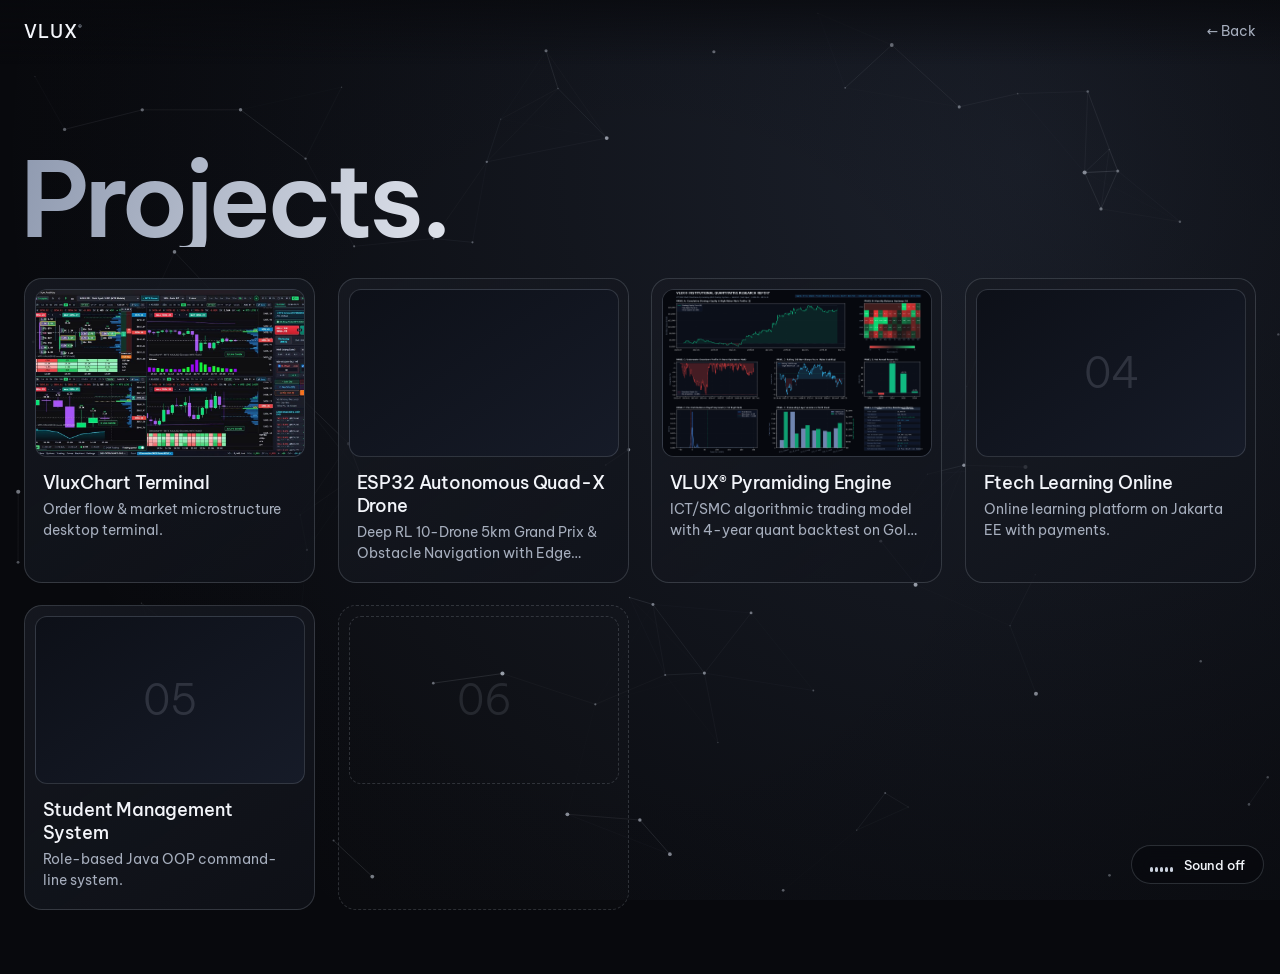
<file: projects.html>
<!DOCTYPE html>
<html lang="en">

<head>
  <meta charset="utf-8">
  <meta name="viewport" content="width=device-width, initial-scale=1, viewport-fit=cover">
  <title>Projects — VLUX</title>
  <meta name="description" content="Projects — Nguyễn Phát Tài (VLUX)">
  <meta name="color-scheme" content="dark">
  <link rel="preconnect" href="https://fonts.googleapis.com">
  <link href="https://fonts.googleapis.com/css2?family=Be+Vietnam+Pro:wght@300;400;500;600&display=swap"
    rel="stylesheet">
  <style>
    :root {
      --obs: #08090D;
      --silver: #C9D0DD;
      --ice: #F3F5FA;
      --blue: #829BCB;
      --mute: #a6aebd;
      --line: rgba(201, 208, 221, .18);
      --sans: "Be Vietnam Pro", system-ui, -apple-system, "Segoe UI", sans-serif;
      box-sizing: border-box;
      color-scheme: dark
    }

    *,
    *::before,
    *::after {
      box-sizing: inherit
    }

    html {
      scroll-behavior: smooth
    }

    html,
    body {
      max-width: 100%;
      overflow-x: hidden
    }

    body {
      margin: 0;
      min-height: 100svh;
      background: radial-gradient(70vw 60vh at 80% 0, #1b2234, transparent 70%), var(--obs);
      color: var(--silver);
      font: 400 1rem/1.7 var(--sans);
      -webkit-font-smoothing: antialiased
    }

    #bg {
      position: fixed;
      inset: 0;
      width: 100%;
      height: 100%;
      z-index: -1;
      display: block
    }

    a {
      color: inherit;
      text-decoration: none
    }

    :focus-visible {
      outline: 2px solid var(--blue);
      outline-offset: 4px;
      border-radius: 2px
    }

    .wrap {
      width: min(1320px, 100% - 3rem);
      margin-inline: auto
    }

    header {
      position: fixed;
      inset: 0 0 auto 0;
      z-index: 20;
      padding-top: env(safe-area-inset-top, 0px);
      background: linear-gradient(rgba(8, 9, 13, .7), rgba(8, 9, 13, 0))
    }

    nav {
      display: flex;
      align-items: center;
      justify-content: space-between;
      height: 64px;
      gap: .8rem
    }

    .logo {
      font-size: 1.15rem;
      font-weight: 500;
      color: var(--ice);
      letter-spacing: .05em
    }

    .logo sup {
      font-size: .5em;
      color: var(--mute)
    }

    nav a.back {
      font-size: .85rem;
      color: var(--mute);
      padding: .4rem 0;
      border-bottom: 1px solid transparent;
      transition: color .3s, border-color .3s
    }

    nav a.back:hover {
      color: var(--ice);
      border-color: var(--silver)
    }

    main {
      min-height: 100svh;
      padding: clamp(6.5rem, 11vw, 8.5rem) 0 4rem
    }

    h1 {
      margin: 0 0 clamp(1.8rem, 4vw, 3rem) -.04em;
      font-weight: 600;
      color: var(--ice);
      letter-spacing: -.04em;
      line-height: .9;
      font-size: clamp(3rem, 9vw, 6.5rem);
      background: linear-gradient(105deg, #8f9ab0 0%, #F3F5FA var(--gx, 45%), #8f9ab0 100%);
      -webkit-background-clip: text;
      background-clip: text;
      -webkit-text-fill-color: transparent;
      color: transparent;
      transform: rotateX(var(--rx, 0deg)) rotateY(var(--ry, 0deg));
      transform-origin: left center;
      transition: transform .3s ease-out;
      will-change: transform, translate
    }

    .stage {
      perspective: 1100px
    }

    .list {
      list-style: none;
      margin: 0;
      padding: 0;
      display: grid;
      grid-template-columns: repeat(auto-fill, minmax(min(270px, 100%), 1fr));
      gap: 1.4rem
    }

    .list li {
      animation: rise .9s cubic-bezier(.2, .7, .2, 1) both;
      animation-delay: calc(var(--i, 0)*60ms + .1s)
    }

    .tile {
      display: flex;
      flex-direction: column;
      gap: .9rem;
      height: 100%;
      padding: .6rem .6rem 1.2rem;
      border-radius: 18px;
      background: linear-gradient(145deg, rgba(23, 26, 34, .85), rgba(17, 20, 28, .7));
      border: 1px solid var(--line);
      -webkit-backdrop-filter: blur(6px);
      backdrop-filter: blur(6px);
      transition: transform .4s cubic-bezier(.2, .7, .2, 1), border-color .3s, box-shadow .4s;
      position: relative;
      will-change: transform
    }

    .shot {
      position: relative;
      aspect-ratio: 16/10;
      border-radius: 12px;
      overflow: hidden;
      display: grid;
      place-items: center;
      background: linear-gradient(145deg, #0d1018, #161b28);
      border: 1px solid var(--line)
    }

    .shot img,
    .shot video {
      position: absolute;
      inset: 0;
      width: 100%;
      height: 100%;
      object-fit: cover;
      transition: transform .8s cubic-bezier(.2, .7, .2, 1)
    }

    .shot em {
      font-style: normal;
      font-size: 2.6rem;
      font-weight: 300;
      letter-spacing: -.04em;
      font-variant-numeric: tabular-nums;
      color: rgba(201, 208, 221, .16);
      transition: color .3s
    }

    .shot i {
      position: absolute;
      right: .8rem;
      top: .65rem;
      font-style: normal;
      color: var(--ice);
      opacity: 0;
      transform: translate(-6px, 6px);
      transition: opacity .3s, transform .4s cubic-bezier(.2, .7, .2, 1);
      text-shadow: 0 1px 10px rgba(8, 9, 13, .9)
    }

    .txt {
      padding: 0 .5rem;
      display: grid;
      gap: .3rem
    }

    .txt h2 {
      margin: 0;
      font-size: 1.1rem;
      font-weight: 500;
      color: var(--ice);
      letter-spacing: -.01em;
      line-height: 1.3
    }

    .txt p {
      margin: 0;
      font-size: .85rem;
      color: var(--mute);
      line-height: 1.5;
      display: -webkit-box;
      -webkit-line-clamp: 2;
      -webkit-box-orient: vertical;
      overflow: hidden
    }

    a.tile:hover,
    a.tile:focus-visible {
      transform: translateY(-4px);
      border-color: rgba(130, 155, 203, .55);
      box-shadow: 0 18px 40px -14px rgba(0, 0, 0, .8), 0 0 24px rgba(130, 155, 203, .12)
    }

    a.tile:hover .shot i,
    a.tile:focus-visible .shot i {
      opacity: 1;
      transform: none
    }

    a.tile:hover .shot em,
    a.tile:focus-visible .shot em {
      color: rgba(243, 245, 250, .4)
    }

    a.tile:hover .shot img,
    a.tile:hover .shot video {
      transform: scale(1.07)
    }

    a.tile:focus-visible {
      outline-offset: 3px
    }

    a.tile::after {
      content: "";
      position: absolute;
      inset: 0;
      border-radius: inherit;
      pointer-events: none;
      opacity: 0;
      transition: opacity .35s;
      background: radial-gradient(360px circle at var(--sx, 50%) var(--sy, 50%), rgba(130, 155, 203, .16), transparent 60%)
    }

    a.tile:hover::after {
      opacity: 1
    }

    .tile.empty {
      border-style: dashed;
      background: rgba(255, 255, 255, .012);
      box-shadow: none;
      -webkit-backdrop-filter: none;
      backdrop-filter: none
    }

    .tile.empty .shot {
      border-style: dashed;
      background: none
    }

    .tile.empty .shot em {
      color: rgba(201, 208, 221, .12)
    }

    /* transitions & interactions */
    #prog {
      position: fixed;
      top: 0;
      left: 0;
      height: 2px;
      width: 100%;
      background: linear-gradient(90deg, var(--blue), var(--ice));
      transform: scaleX(0);
      transform-origin: left;
      z-index: 30
    }

    #veil {
      position: fixed;
      inset: 0;
      z-index: 70;
      background: #0b0d13;
      pointer-events: none;
      display: grid;
      place-items: center;
      clip-path: inset(0 0 100% 0)
    }

    #veil:not(.in):not(.out) {
      transition: none
    }

    #veil.in,
    #veil.out {
      transition: clip-path .5s cubic-bezier(.7, 0, .2, 1)
    }

    #veil.in {
      clip-path: inset(0)
    }

    #veil.out {
      clip-path: inset(100% 0 0 0)
    }

    #veil span {
      font-size: 1.1rem;
      color: var(--silver);
      letter-spacing: .04em
    }

    .rip {
      position: fixed;
      z-index: 60;
      width: 12px;
      height: 12px;
      margin: -6px 0 0 -6px;
      border-radius: 50%;
      border: 1px solid var(--ice);
      pointer-events: none;
      animation: rip .7s ease-out forwards
    }

    @keyframes rip {
      to {
        transform: scale(14);
        opacity: 0
      }
    }

    [data-mag] {
      transition-property: translate, background-color, color, border-color;
      transition-duration: .4s, .3s, .3s, .3s;
      transition-timing-function: cubic-bezier(.2, .7, .2, 1), ease, ease, ease
    }

    /* sound widget */
    .snd {
      display: flex;
      gap: .65rem;
      align-items: center;
      padding: .65rem 1.15rem;
      border: 1px solid var(--line);
      border-radius: 99px;
      background: rgba(8, 9, 13, .62);
      -webkit-backdrop-filter: blur(10px);
      backdrop-filter: blur(10px);
      color: var(--ice);
      font: 500 .82rem var(--sans);
      cursor: pointer;
      transition: border-color .3s
    }

    .snd:hover {
      border-color: var(--silver)
    }

    .eq {
      display: flex;
      gap: 2px;
      align-items: flex-end;
      height: 14px
    }

    .eq i {
      display: block;
      width: 3px;
      height: 30%;
      background: var(--silver);
      border-radius: 2px;
      transition: height .2s ease
    }

    @keyframes eqBounce {

      0%,
      100% {
        height: 20%
      }

      50% {
        height: 95%
      }
    }

    .snd.on .eq i:nth-child(1) {
      animation: eqBounce .75s ease-in-out infinite .1s
    }

    .snd.on .eq i:nth-child(2) {
      animation: eqBounce .6s ease-in-out infinite .3s
    }

    .snd.on .eq i:nth-child(3) {
      animation: eqBounce .9s ease-in-out infinite .15s
    }

    .snd.on .eq i:nth-child(4) {
      animation: eqBounce .7s ease-in-out infinite .4s
    }

    .snd.on .eq i:nth-child(5) {
      animation: eqBounce .8s ease-in-out infinite .25s
    }

    .sndbox {
      position: fixed;
      right: max(1rem, env(safe-area-inset-right, 0px));
      bottom: calc(1rem + env(safe-area-inset-bottom, 0px));
      z-index: 25;
      display: flex;
      flex-direction: column;
      align-items: flex-end;
      gap: .5rem
    }

    .sndpanel {
      display: flex;
      align-items: center;
      gap: .5rem;
      padding: .4rem .65rem;
      border: 1px solid var(--line);
      border-radius: 99px;
      background: rgba(8, 9, 13, .75);
      -webkit-backdrop-filter: blur(12px);
      backdrop-filter: blur(12px);
      opacity: 0;
      pointer-events: none;
      transform: translateY(8px) scale(0.96);
      transition: opacity .35s cubic-bezier(.2, .7, .2, 1), transform .35s cubic-bezier(.2, .7, .2, 1)
    }

    .sndpanel.show {
      opacity: 1;
      pointer-events: auto;
      transform: translateY(0) scale(1)
    }

    .snd.on {
      border-color: var(--silver);
      background: rgba(20, 24, 34, .8)
    }

    .sndpanel button {
      all: unset;
      cursor: pointer;
      font: 500 .75rem var(--sans);
      color: var(--mute);
      padding: .32rem .7rem;
      border-radius: 99px;
      border: 1px solid transparent
    }

    .sndpanel button[aria-pressed=true] {
      color: var(--ice);
      border-color: var(--line);
      background: rgba(201, 208, 221, .08)
    }

    .sndpanel button:focus-visible {
      outline: 2px solid var(--blue)
    }

    #sVol {
      width: 80px;
      accent-color: var(--silver);
      cursor: pointer
    }

    @media(max-width:640px) {
      .sndbox {
        right: max(.75rem, env(safe-area-inset-right, 0px));
        bottom: calc(.75rem + env(safe-area-inset-bottom, 0px))
      }

      .sndpanel {
        max-width: calc(100vw - 1.5rem)
      }
    }

    .rise {
      animation: rise 1.1s cubic-bezier(.2, .7, .2, 1) both
    }

    @keyframes rise {
      from {
        opacity: 0;
        transform: translateY(20px)
      }
    }

    @media(prefers-reduced-motion:reduce) {
      * {
        animation: none !important;
        transition: none !important
      }
    }

    @media(max-width:480px) {
      .wrap {
        width: min(1320px, 100% - 1.75rem)
      }
    }
  </style>
</head>

<body>
  <canvas id="bg" aria-hidden="true"></canvas>
  <div id="prog" aria-hidden="true"></div>
  <div class="sndbox" id="sndbox">
    <div class="sndpanel" id="sndpanel" role="group" aria-label="Sound settings">
      <button type="button" id="sMus" aria-pressed="true">Music</button>
      <input id="sVol" type="range" min="0" max="1" step=".05" value=".7" aria-label="Volume">
    </div>
    <button id="snd" class="snd" type="button" aria-pressed="false" aria-label="Toggle sound">
      <span class="eq" aria-hidden="true"><i></i><i></i><i></i><i></i><i></i></span>
      <span class="lb">Sound off</span>
    </button>
  </div>
  <div id="veil" aria-hidden="true"><span>VLUX</span></div>

  <header>
    <div class="wrap">
      <nav aria-label="Primary">
        <a class="logo" href="index.html" aria-label="VLUX, home">VLUX<sup>®</sup></a>
        <a class="back" href="index.html">← Back</a>
      </nav>
    </div>
  </header>

  <main class="wrap">
    <div class="stage">
      <h1 class="rise" id="h1">Projects.</h1>
    </div>
    <ul class="list" id="list"></ul>
  </main>

  <script>
    /* Thêm dự án: chỉ cần thêm 1 slug vào mảng — số thứ tự tự sinh. */
    /* img: đường dẫn ảnh/video bìa, ví dụ "assets/projects/vluxchart.jpg" (để trống = khung trống) */
    var PROJECTS = [
      { slug: "vluxchart", title: "VluxChart Terminal", desc: "Order flow & market microstructure desktop terminal.", img: "assets/projects/vluxchart.jpg", url: "vluxchart.html" },
      { slug: "drone", title: "ESP32 Autonomous Quad-X Drone", desc: "Deep RL 10-Drone 5km Grand Prix & Obstacle Navigation with Edge Neural Inference.", img: "assets/projects/drone/drone_10race_2x.mp4", url: "drone.html" },
      { slug: "botea", title: "VLUX® Pyramiding Engine", desc: "ICT/SMC algorithmic trading model with 4-year quant backtest on Gold (XAUUSD).", img: "assets/projects/vlux_quant_research_tearsheet.png", url: "botea.html" },
      { slug: "ftech", title: "Ftech Learning Online", desc: "Online learning platform on Jakarta EE with payments.", img: "" },
      { slug: "student-ms", title: "Student Management System", desc: "Role-based Java OOP command-line system.", img: "" }
    ];
    var SLOTS = 6; /* số ô tối thiểu (ô trống = chỗ dành cho dự án sau) */

    var list = document.getElementById('list');
    function pad(n) { return (n < 10 ? '0' : '') + n; }
    function mk(t, c, x) { var e = document.createElement(t); if (c) e.className = c; if (x != null) e.textContent = x; return e; }
    for (var i = 0; i < Math.max(SLOTS, PROJECTS.length); i++) {
      var li = mk('li'), p = PROJECTS[i], a, shot = mk('div', 'shot');
      li.style.setProperty('--i', i);
      if (p) {
        a = mk('a', 'tile'); a.href = p.url || ('#' + p.slug); a.id = 'p-' + p.slug;
        if (p.url && p.url.startsWith('http')) { a.target = '_blank'; a.rel = 'noopener'; }
        if (p.img) {
          var m; if (/\.(mp4|webm)$/i.test(p.img)) { m = document.createElement('video'); m.src = p.img; m.muted = m.loop = m.autoplay = m.playsInline = true; }
          else { m = new Image(); m.src = p.img; m.alt = ''; m.loading = 'lazy'; } shot.appendChild(m);
        }
        else shot.appendChild(mk('em', null, pad(i + 1)));
        shot.appendChild(mk('i', '', '↗')).setAttribute('aria-hidden', 'true');
        var t = mk('div', 'txt'); t.appendChild(mk('h2', null, p.title)); t.appendChild(mk('p', null, p.desc));
        a.appendChild(shot); a.appendChild(t);
      } else {
        a = mk('div', 'tile empty'); a.setAttribute('aria-hidden', 'true');
        shot.appendChild(mk('em', null, pad(i + 1))); a.appendChild(shot);
      }
      li.appendChild(a); list.appendChild(li);
    }

    /* reduce-motion check */
    var reduce = matchMedia('(prefers-reduced-motion: reduce)').matches;
    var fine = matchMedia('(hover:hover)').matches;

    /* Page transition curtain (#veil in/out) */
    var veil = document.getElementById('veil');
    requestAnimationFrame(function () {
      veil.classList.add('out');
      setTimeout(function () { veil.className = ''; }, 520);
    });
    document.addEventListener('click', function (e) {
      var a = e.target.closest('a[href$=".html"], a[href^="index.html#"]');
      if (!a || e.metaKey || e.ctrlKey || e.shiftKey) return;
      var targetHref = a.getAttribute('href');
      if (!targetHref || targetHref.startsWith('#')) return;
      e.preventDefault();
      veil.querySelector('span').textContent = 'VLUX';
      veil.className = 'in';
      setTimeout(function () { location.href = targetHref; }, 520);
    });
    addEventListener('pageshow', function (e) {
      if (e.persisted) { veil.className = 'out'; setTimeout(function () { veil.className = ''; }, 520); }
    });

    /* scroll progress bar */
    var pg = document.getElementById('prog');
    addEventListener('scroll', function () {
      var m = document.documentElement.scrollHeight - innerHeight;
      pg.style.transform = 'scaleX(' + (m > 0 ? scrollY / m : 0) + ')';
    }, { passive: true });

    /* pointer ripple */
    addEventListener('pointerdown', function (e) {
      var r = document.createElement('div'); r.className = 'rip';
      r.style.left = e.clientX + 'px'; r.style.top = e.clientY + 'px';
      document.body.appendChild(r);
      setTimeout(function () { r.remove(); }, 750);
    });

    /* magnetic controls */
    if (fine && !reduce) {
      var mg = [].slice.call(document.querySelectorAll('nav a, .logo, .snd'));
      mg.forEach(function (el) { el.setAttribute('data-mag', ''); });
      addEventListener('pointermove', function (e) {
        mg.forEach(function (el) {
          var r = el.getBoundingClientRect(), dx = e.clientX - (r.left + r.width / 2), dy = e.clientY - (r.top + r.height / 2), R = Math.max(r.width, r.height) / 2 + 60;
          el.style.translate = Math.hypot(dx, dy) < R ? (dx * .25).toFixed(1) + 'px ' + (dy * .25).toFixed(1) + 'px' : '';
        });
      }, { passive: true });
    }

    /* tile 3D tilt + spotlight */
    if (fine && !reduce) {
      [].forEach.call(document.querySelectorAll('a.tile'), function (a) {
        a.addEventListener('pointermove', function (e) {
          var r = a.getBoundingClientRect(), x = (e.clientX - r.left) / r.width - .5, y = (e.clientY - r.top) / r.height - .5;
          a.style.setProperty('--sx', (e.clientX - r.left) + 'px'); a.style.setProperty('--sy', (e.clientY - r.top) + 'px');
          a.style.transform = 'perspective(900px) translateY(-4px) rotateY(' + (x * 8).toFixed(2) + 'deg) rotateX(' + (-y * 6).toFixed(2) + 'deg)';
        });
        a.addEventListener('pointerleave', function () { a.style.transform = ''; });
      });
    }

    /* text scramble decode */
    var G = 'ABCDEFGHJKLMNPQRSTUVWXYZ0123456789<>/{}[]+*#';
    function scr(el, ms) {
      if (!el || el._s) return; el._s = 1; var fin = el.textContent, L = fin.length, dl = [], i, t0 = performance.now();
      for (i = 0; i < L; i++)dl[i] = i / L * .65 + Math.random() * .35;
      (function f(n) {
        var k = Math.min(1, (n - t0) / ms), o = '';
        for (i = 0; i < L; i++) { var c = fin.charAt(i); o += (c === ' ' || k >= dl[i]) ? c : G.charAt(Math.random() * G.length | 0); }
        el.textContent = o; if (k < 1) requestAnimationFrame(f); else { el.textContent = fin; el._s = 0; }
      })(t0);
    }
    setTimeout(function () { scr(document.getElementById('h1'), 900); }, 250);
    if (fine) {
      [].forEach.call(document.querySelectorAll('a.tile'), function (a) {
        var h = a.querySelector('h2');
        a.addEventListener('pointerenter', function () { scr(h, 500); });
      });
    }

    /* heading 3D tilt + scroll parallax */
    var h1 = document.getElementById('h1');
    if (!reduce) {
      addEventListener('scroll', function () {
        var r = h1.getBoundingClientRect();
        h1.style.translate = '0 ' + ((r.top + r.height / 2 - innerHeight / 2) * -.07).toFixed(1) + 'px';
      }, { passive: true });
      addEventListener('pointermove', function (e) {
        var x = e.clientX / innerWidth - .5, y = e.clientY / innerHeight - .5;
        h1.style.setProperty('--rx', (-y * 8) + 'deg'); h1.style.setProperty('--ry', (x * 12) + 'deg'); h1.style.setProperty('--gx', (50 + x * 80) + '%');
      });
    }

    /* Interactive particle field with burst physics & audio reactivity */
    var cv = document.getElementById('bg'), ctx = cv.getContext('2d'), ready = false, raf = 0, W = 0, H = 0, P = [], S = [], XY = [];
    var mp = { x: -1e4, y: -1e4, on: false, nx: 0, ny: 0, sx: 0, sy: 0, gx: -1e4, gy: -1e4, ga: 0 }, lt = 0, sc = 0, scs = 0;
    function kick() { if (reduce && ready) draw(0); else if (!raf && ready) loop(); }
    function mkPt() {
      var z = .25 + .75 * Math.random(), a = Math.random() * 6.283, s = (.1 + .25 * Math.random()) * z;
      return { x: Math.random() * W, y: Math.random() * H, z: z, bx: Math.cos(a) * s, by: Math.sin(a) * s, vx: 0, vy: 0, ph: Math.random() * 6.283 };
    }
    function size() {
      var d = Math.min(devicePixelRatio || 1, 2); W = innerWidth; H = innerHeight; cv.width = Math.round(W * d); cv.height = Math.round(H * d); ctx.setTransform(d, 0, 0, d, 0, 0);
      var n = Math.round(Math.max(48, Math.min(120, W * H / 13500))); if (W < 700) n = Math.min(n, 55);
      while (P.length < n) P.push(mkPt()); P.length = n; if (ready) kick();
    }
    function burst(x, y) {
      for (var i = 0; i < P.length; i++) {
        var q = XY[i]; if (!q) continue;
        var dx = q[0] - x, dy = q[1] - y, d = Math.hypot(dx, dy) + .01;
        if (d < 280) { var f = (1 - d / 280) * 4.5; P[i].vx += dx / d * f; P[i].vy += dy / d * f; }
      }
      for (var j = 0; j < 14; j++) {
        var a = Math.random() * 6.283, s = 2 + Math.random() * 3.2;
        S.push({ x: x, y: y, vx: Math.cos(a) * s, vy: Math.sin(a) * s, life: 1 });
      }
    }
    function draw(t) {
      var dt = reduce ? 0 : Math.min(.05, (t - lt) / 1000 || .016), f = dt * 60; lt = t;
      var m = reduce ? 1 : .07; mp.sx += (mp.nx - mp.sx) * m; mp.sy += (mp.ny - mp.sy) * m; scs += (sc - scs) * (reduce ? 1 : .08);
      eqDraw();
      ctx.fillStyle = '#08090D'; ctx.fillRect(0, 0, W, H);
      var lx = W * .8, ly = H * .18, g = ctx.createRadialGradient(lx, ly, 0, lx, ly, Math.max(W, H) * .8);
      g.addColorStop(0, 'rgba(130,155,203,.16)'); g.addColorStop(1, 'rgba(130,155,203,0)'); ctx.fillStyle = g; ctx.fillRect(0, 0, W, H);
      var i, j, p, n = P.length, dx, dy, d, mo = mp.on && !reduce; XY.length = n;
      if (mo && mp.gx < -9e3) { mp.gx = mp.x; mp.gy = mp.y; }
      mp.ga += ((mo ? 1 : 0) - mp.ga) * .1 * f; mp.gx += (mp.x - mp.gx) * .2 * f; mp.gy += (mp.y - mp.gy) * .2 * f;
      if (mp.ga > .01) {
        var GR = 260, gg = ctx.createRadialGradient(mp.gx, mp.gy, 0, mp.gx, mp.gy, GR);
        gg.addColorStop(0, 'rgba(240,244,255,' + (.2 * mp.ga).toFixed(3) + ')');
        gg.addColorStop(.3, 'rgba(201,208,221,' + (.1 * mp.ga).toFixed(3) + ')');
        gg.addColorStop(1, 'rgba(201,208,221,0)');
        ctx.fillStyle = gg; ctx.fillRect(mp.gx - GR, mp.gy - GR, GR * 2, GR * 2);
      }
      for (i = 0; i < n; i++) {
        p = P[i]; p.vx += (p.bx - p.vx) * .03 * f; p.vy += (p.by - p.vy) * .03 * f; p.x += p.vx * f; p.y += p.vy * f;
        if (p.x < 0) p.x += W; else if (p.x >= W) p.x -= W; if (p.y < 0) p.y += H; else if (p.y >= H) p.y -= H;
        var sx = (((p.x - mp.sx * 70 * p.z) % W) + W) % W, sy = (((p.y - scs * H * 2.2 * p.z - mp.sy * 50 * p.z) % H) + H) % H;
        if (mo) { dx = sx - mp.x; dy = sy - mp.y; d = Math.hypot(dx, dy) + .01; if (d < 150) { var fo = (1 - d / 150) * .06 * f; p.vx += dx / d * fo; p.vy += dy / d * fo; } }
        XY[i] = [sx, sy, p.z, p.ph];
      }
      ctx.lineWidth = 1;
      for (i = 0; i < n; i++) {
        var a1 = XY[i];
        for (j = i + 1; j < n; j++) {
          var b1 = XY[j]; dx = a1[0] - b1[0]; if (dx > 150 || dx < -150) continue; dy = a1[1] - b1[1];
          var LD = 70 + 80 * (a1[2] + b1[2]) / 2, d2 = dx * dx + dy * dy;
          if (d2 < LD * LD) {
            var al = (1 - Math.sqrt(d2) / LD) * .3 * Math.min(a1[2], b1[2]);
            ctx.strokeStyle = 'rgba(201,208,221,' + al.toFixed(3) + ')'; ctx.beginPath(); ctx.moveTo(a1[0], a1[1]); ctx.lineTo(b1[0], b1[1]); ctx.stroke();
          }
        }
      }
      if (mo) {
        for (i = 0; i < n; i++) {
          var c1 = XY[i]; d = Math.hypot(c1[0] - mp.x, c1[1] - mp.y);
          if (d < 200) {
            ctx.strokeStyle = 'rgba(235,240,250,' + ((1 - d / 200) * .55 * (.4 + .6 * c1[2])).toFixed(3) + ')';
            ctx.beginPath(); ctx.moveTo(c1[0], c1[1]); ctx.lineTo(mp.x, mp.y); ctx.stroke();
          }
        }
      }
      for (i = 0; i < n; i++) {
        var e1 = XY[i], tw = .75 + .25 * Math.sin(t * .001 * (.6 + e1[2]) + e1[3]), r = (.7 + 1.7 * e1[2]) * tw, a = (.25 + .6 * e1[2]) * tw;
        if (mo) { d = Math.hypot(e1[0] - mp.x, e1[1] - mp.y); if (d < 200) { var b = 1 - d / 200; r *= 1 + b * .9; a = Math.min(1, a + b * .4); } }
        ctx.fillStyle = 'rgba(201,208,221,' + a.toFixed(3) + ')'; ctx.beginPath(); ctx.arc(e1[0], e1[1], r, 0, 6.283); ctx.fill();
      }
      for (i = S.length - 1; i >= 0; i--) {
        var s = S[i]; s.life -= dt * 1.1; if (s.life <= 0) { S.splice(i, 1); continue; }
        s.x += s.vx * f; s.y += s.vy * f; s.vx *= .95; s.vy *= .95;
        ctx.fillStyle = 'rgba(235,240,250,' + (s.life * .8).toFixed(2) + ')';
        ctx.beginPath(); ctx.arc(s.x, s.y, 1.2 + s.life * 1.4, 0, 6.283); ctx.fill();
      }
      var v = ctx.createRadialGradient(W / 2, H / 2, Math.min(W, H) * .35, W / 2, H / 2, Math.max(W, H) * .8);
      v.addColorStop(0, 'rgba(8,9,13,0)'); v.addColorStop(1, 'rgba(8,9,13,.6)'); ctx.fillStyle = v; ctx.fillRect(0, 0, W / 1, H / 1);
    }
    function loop() { raf = 0; if (document.hidden || reduce) return; draw(performance.now()); raf = requestAnimationFrame(loop); }
    if (ctx) {
      size(); addEventListener('resize', size); ready = true; kick();
      if (!reduce) {
        addEventListener('pointermove', function (e) { mp.x = e.clientX; mp.y = e.clientY; mp.nx = e.clientX / innerWidth - .5; mp.ny = e.clientY / innerHeight - .5; if (e.pointerType !== 'touch') mp.on = true; });
        addEventListener('pointerdown', function (e) { mp.x = e.clientX; mp.y = e.clientY; if (e.pointerType === 'touch') mp.on = true; burst(e.clientX, e.clientY); });
        ['pointerup', 'pointercancel'].forEach(function (n) { addEventListener(n, function (e) { if (e.pointerType === 'touch') mp.on = false; }); });
        document.documentElement.addEventListener('mouseleave', function () { mp.on = false; });
      }
      addEventListener('scroll', function () { var mx = document.documentElement.scrollHeight - innerHeight; sc = mx > 0 ? scrollY / mx : 0; kick(); }, { passive: true });
      document.addEventListener('visibilitychange', kick);
    }

    /* sound: Weeknd playlist with auto-hide panel & state shared via localStorage */
    var snd = document.getElementById('snd'), box = document.getElementById('sndbox'), panel = document.getElementById('sndpanel'), bMus = document.getElementById('sMus'), vol = document.getElementById('sVol'), lb = snd.querySelector('.lb'), bars = [].slice.call(snd.querySelectorAll('.eq i'));
    var eqOn = false, playing = false, hideTimer = null;
    var pref = { on: false, mus: true, vol: .8 };
    try {
      var sv = JSON.parse(localStorage.getItem('vlux-snd') || 'null');
      if (sv) pref = Object.assign(pref, sv);
    } catch (e) { }
    pref.mus = true;
    if (typeof pref.vol !== 'number' || pref.vol <= 0.05) pref.vol = 0.8;
    function save() { try { localStorage.setItem('vlux-snd', JSON.stringify(pref)); } catch (e) { } }

    var tracks = [
      { title: "Blinding Lights", src: "assets/audio/blinding-lights.mp3", alt: "https://ngtaiphat1501.github.io/assets/audio/blinding-lights.mp3" },
      { title: "Starboy", src: "assets/audio/starboy.mp3", alt: "https://ngtaiphat1501.github.io/assets/audio/starboy.mp3" }
    ];
    var curTrack = 0;
    var audio = new Audio();
    audio.preload = "auto"; audio.src = tracks[curTrack].src; audio.volume = pref.vol;

    audio.addEventListener('error', function () {
      if (tracks[curTrack].alt && audio.src !== tracks[curTrack].alt) {
        audio.src = tracks[curTrack].alt;
        if (pref.on && pref.mus) audio.play().catch(function () { });
      }
    });
    audio.addEventListener('ended', function () {
      curTrack = (curTrack + 1) % tracks.length; audio.src = tracks[curTrack].src;
      audio.play().catch(function () { audio.src = tracks[curTrack].alt; audio.play().catch(function () { }); });
    });
    audio.addEventListener('play', function () {
      playing = true; box.classList.add('on'); snd.classList.add('on'); kick();
    });
    audio.addEventListener('pause', function () {
      if (!pref.on || !pref.mus) { playing = false; snd.classList.remove('on'); kick(); }
    });

    function eqDraw() {
      if (!playing) { if (eqOn) { bars.forEach(function (b) { b.style.height = ''; }); eqOn = false; } return; }
      eqOn = true; var t = performance.now() * .007;
      for (var i = 0; i < bars.length; i++) {
        var h = 22 + Math.sin(t * (1.3 + i * .4) + i) * 34 + Math.cos(t * .9 + i * 1.2) * 26;
        bars[i].style.height = Math.max(16, Math.min(100, h)).toFixed(0) + '%';
      }
    }
    function showPanel() { if (hideTimer) { clearTimeout(hideTimer); hideTimer = null; } if (pref.on) { panel.classList.add('show'); } }
    function scheduleHidePanel() { if (hideTimer) clearTimeout(hideTimer); hideTimer = setTimeout(function () { panel.classList.remove('show'); hideTimer = null; }, 3000); }
    box.addEventListener('mouseenter', showPanel);
    box.addEventListener('mouseleave', function () { if (pref.on) { scheduleHidePanel(); } });

    function refreshAudio() {
      var m = pref.on && pref.mus;
      if (m) {
        audio.volume = pref.vol;
        var p = audio.play();
        if (p && p.catch) {
          p.catch(function () {
            if (audio.src !== tracks[curTrack].alt) { audio.src = tracks[curTrack].alt; audio.play().catch(function () { }); }
          });
        }
      } else { audio.pause(); }
      playing = !!m; box.classList.toggle('on', pref.on); snd.classList.toggle('on', pref.on); snd.setAttribute('aria-pressed', pref.on);
      lb.textContent = pref.on ? 'Sound on' : 'Sound off'; bMus.setAttribute('aria-pressed', pref.mus); vol.value = pref.vol; kick();
    }
    function setOn(v) {
      pref.on = v; pref.mus = true; save();
      if (v) { showPanel(); scheduleHidePanel(); } else { if (hideTimer) { clearTimeout(hideTimer); hideTimer = null; } panel.classList.remove('show'); }
      refreshAudio();
    }
    if (snd) {
      snd.addEventListener('click', function () { setOn(!pref.on); });
      bMus.addEventListener('click', function () { pref.mus = !pref.mus; save(); refreshAudio(); });
      vol.addEventListener('input', function () { pref.vol = +vol.value; save(); audio.volume = pref.vol; });
      if (pref.on) {
        pref.on = false;
        var auto = function (e) { if (box.contains(e.target)) return; removeEventListener('pointerdown', auto, true); removeEventListener('keydown', auto, true); setOn(true); };
        addEventListener('pointerdown', auto, true); addEventListener('keydown', auto, true);
      }
      refreshAudio();
    }
  </script>
</body>

</html>
</file>
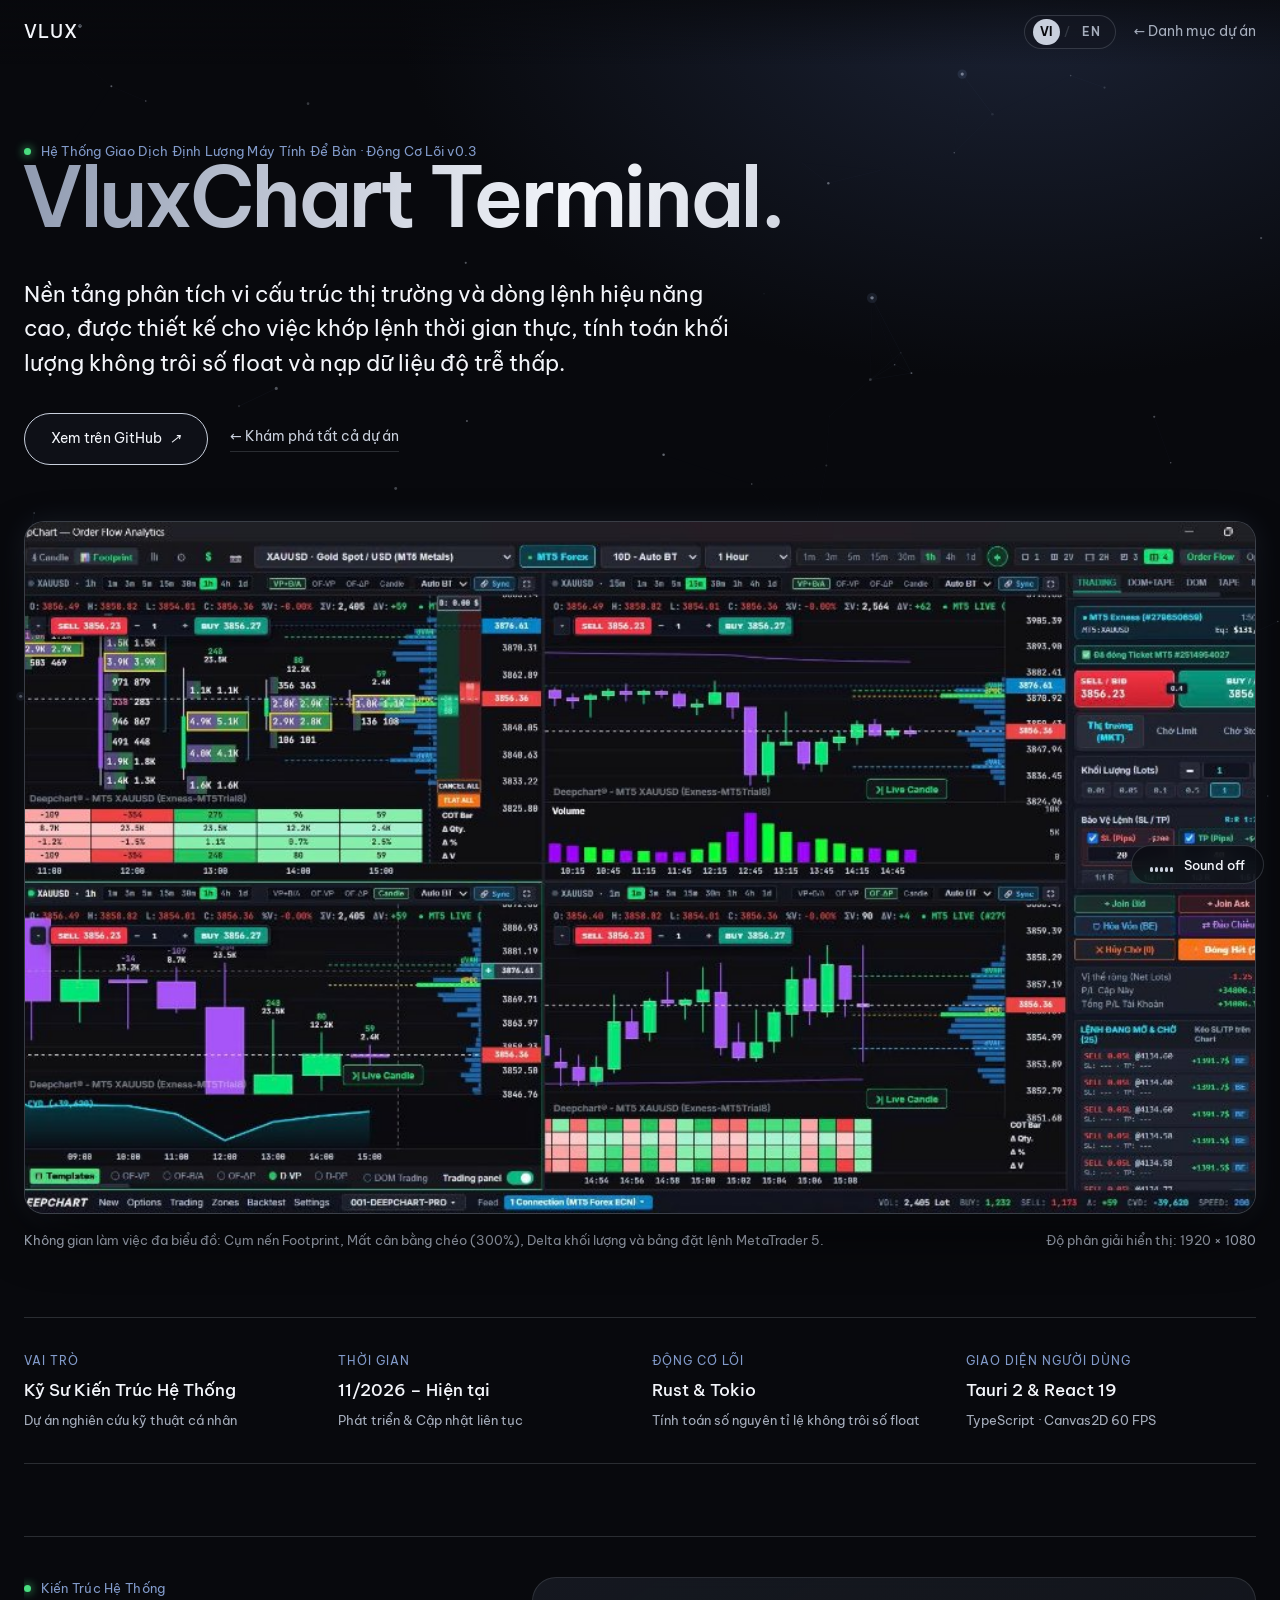
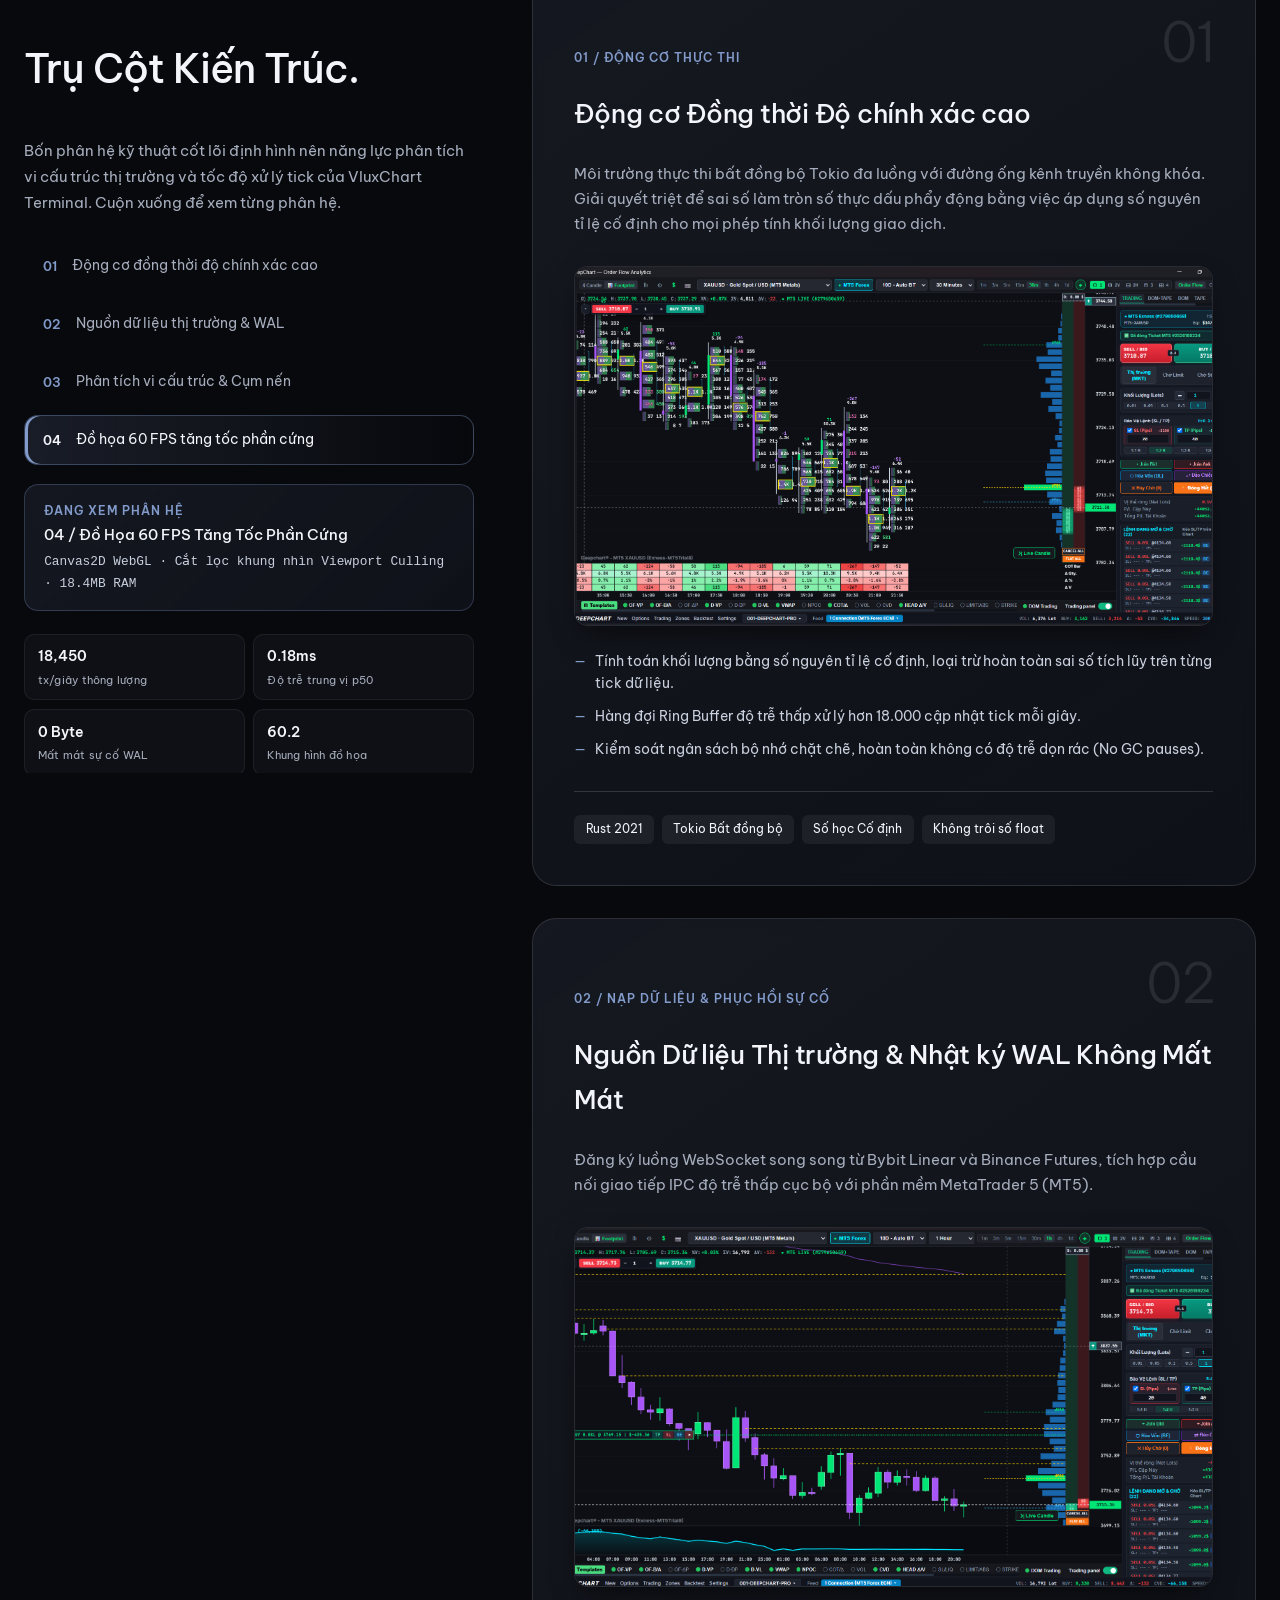
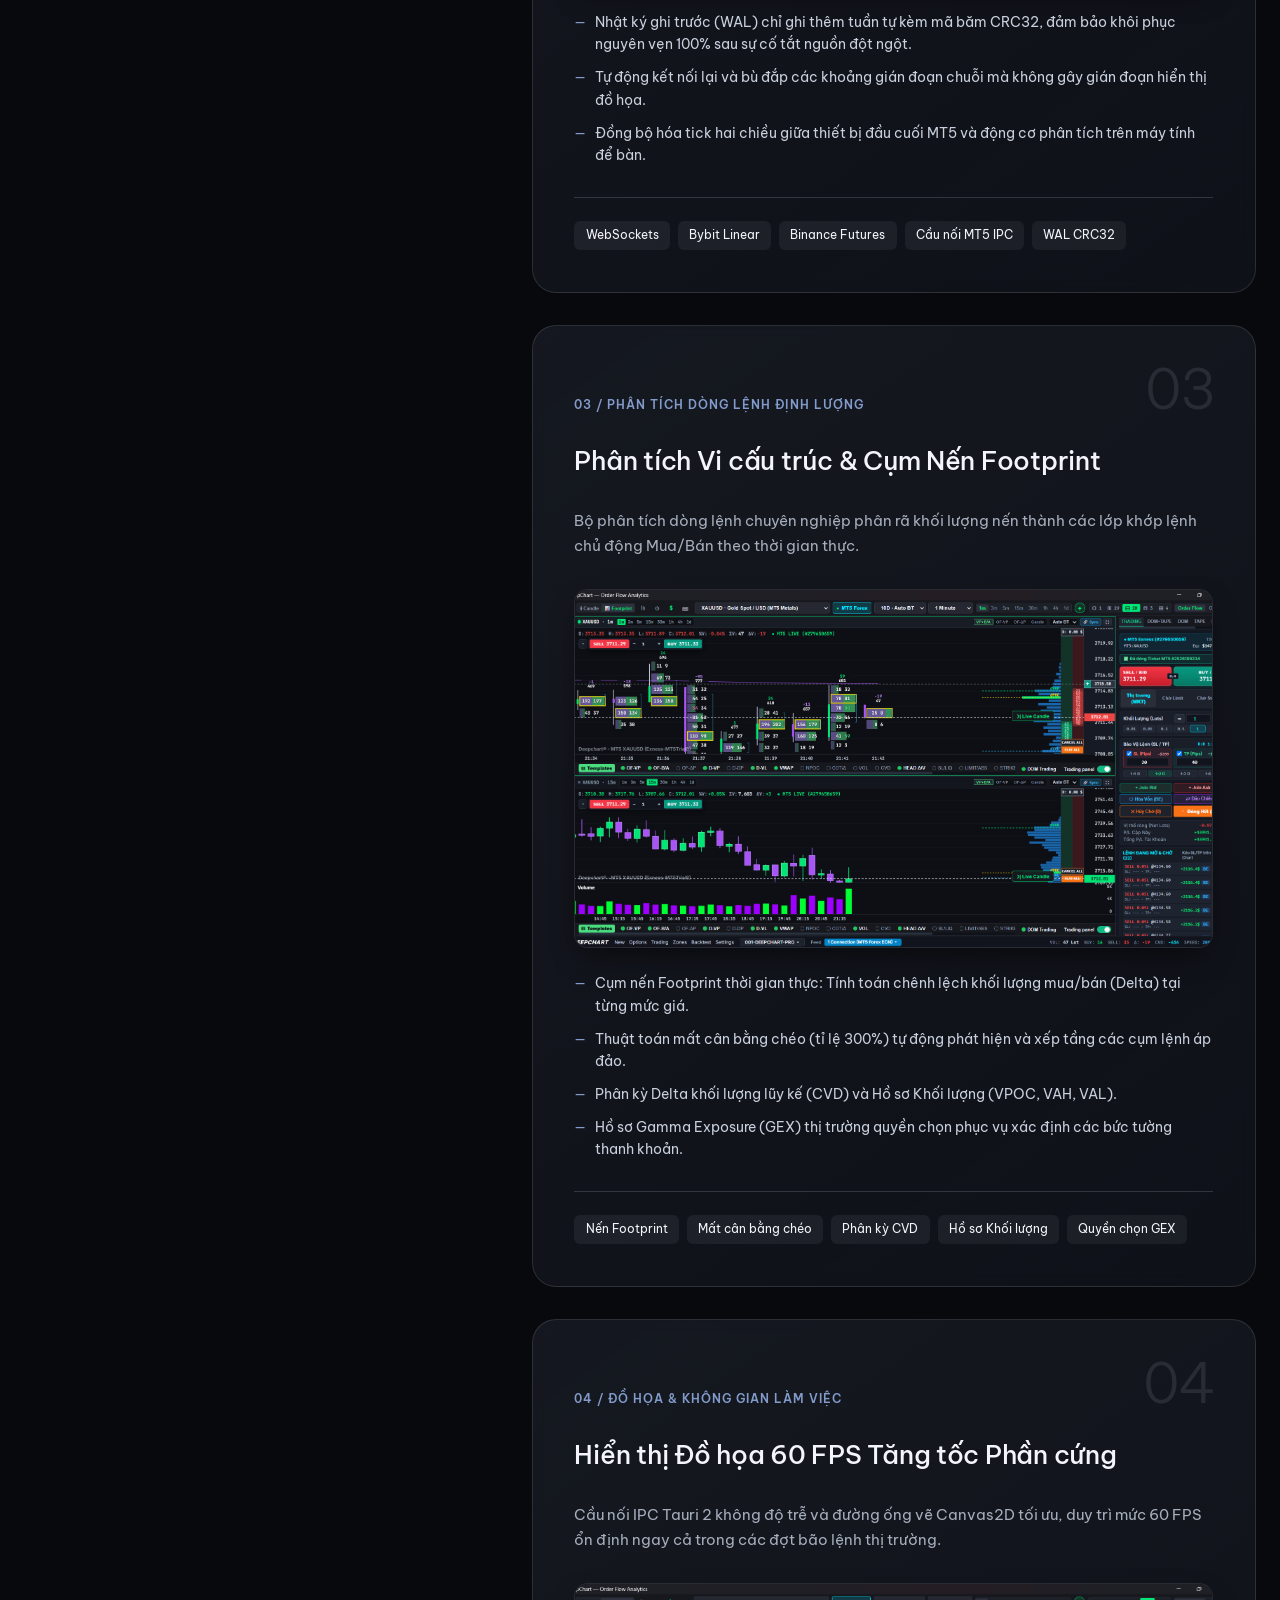
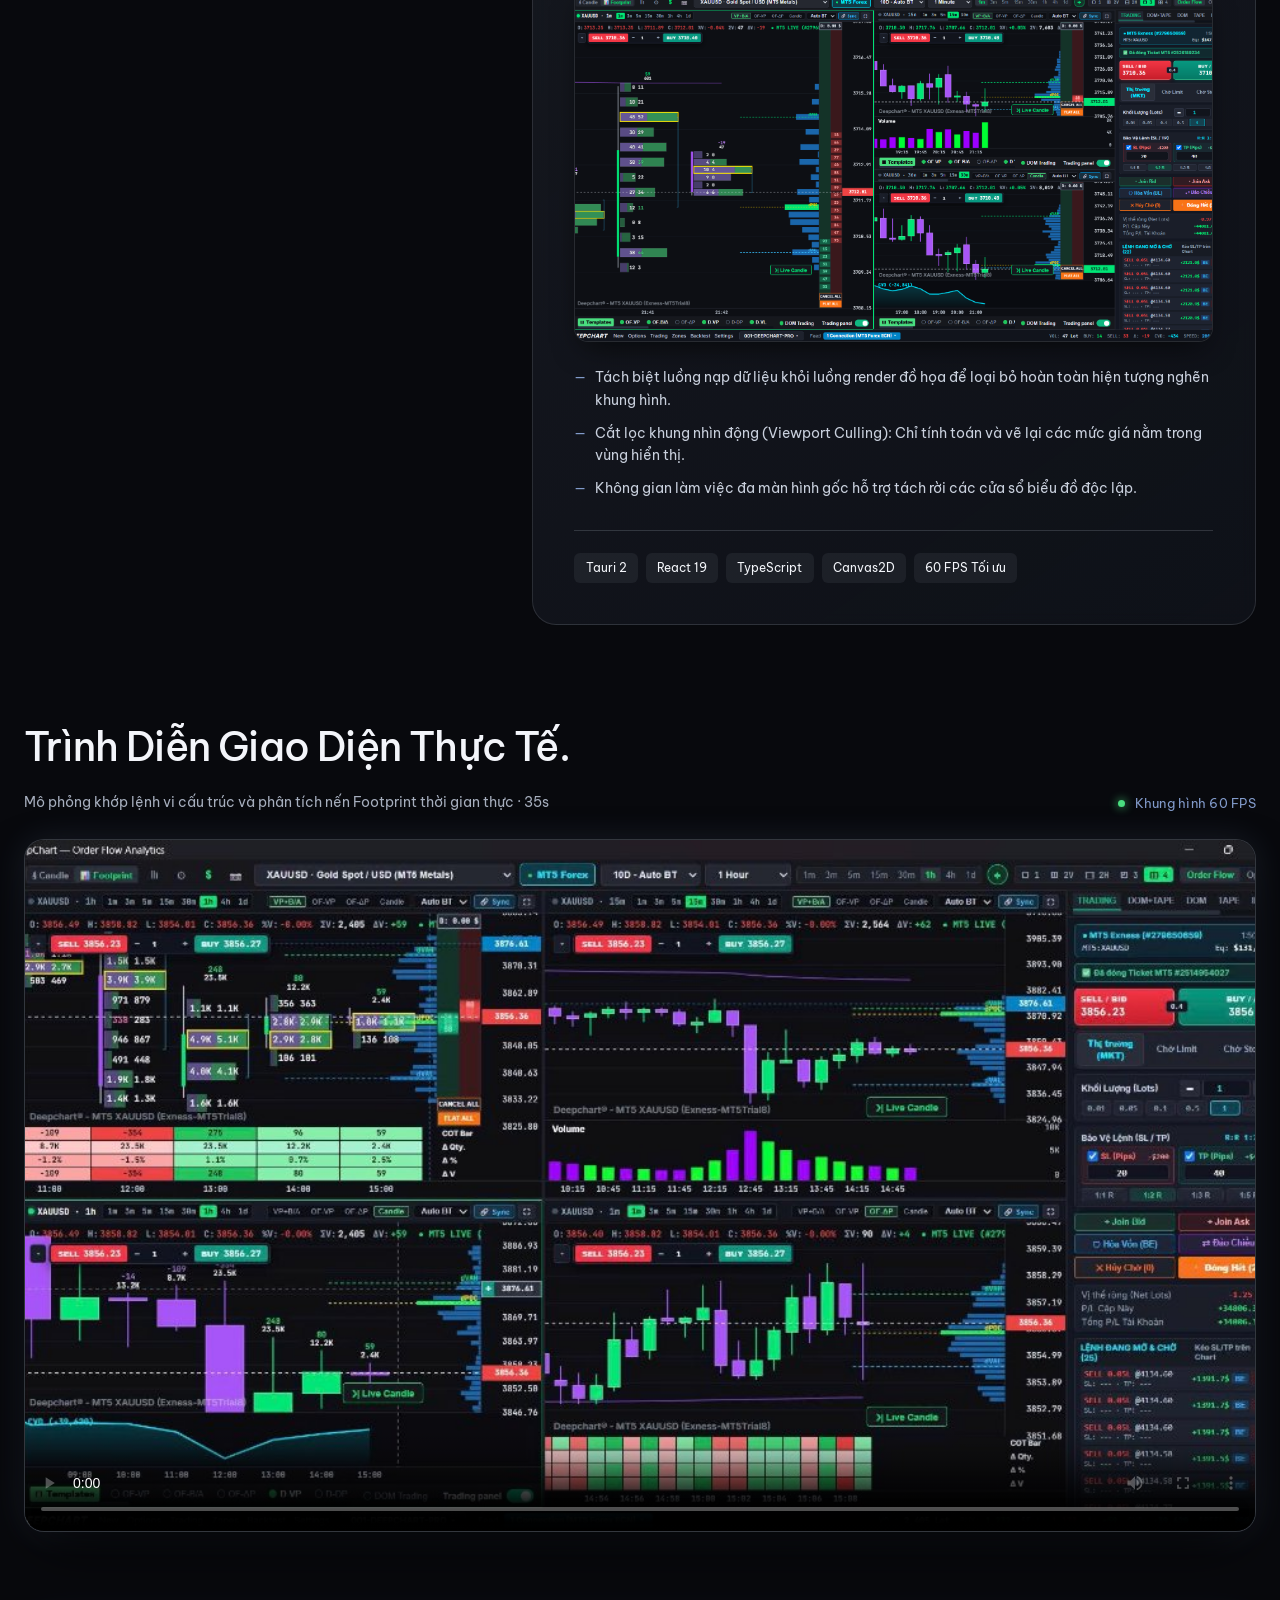
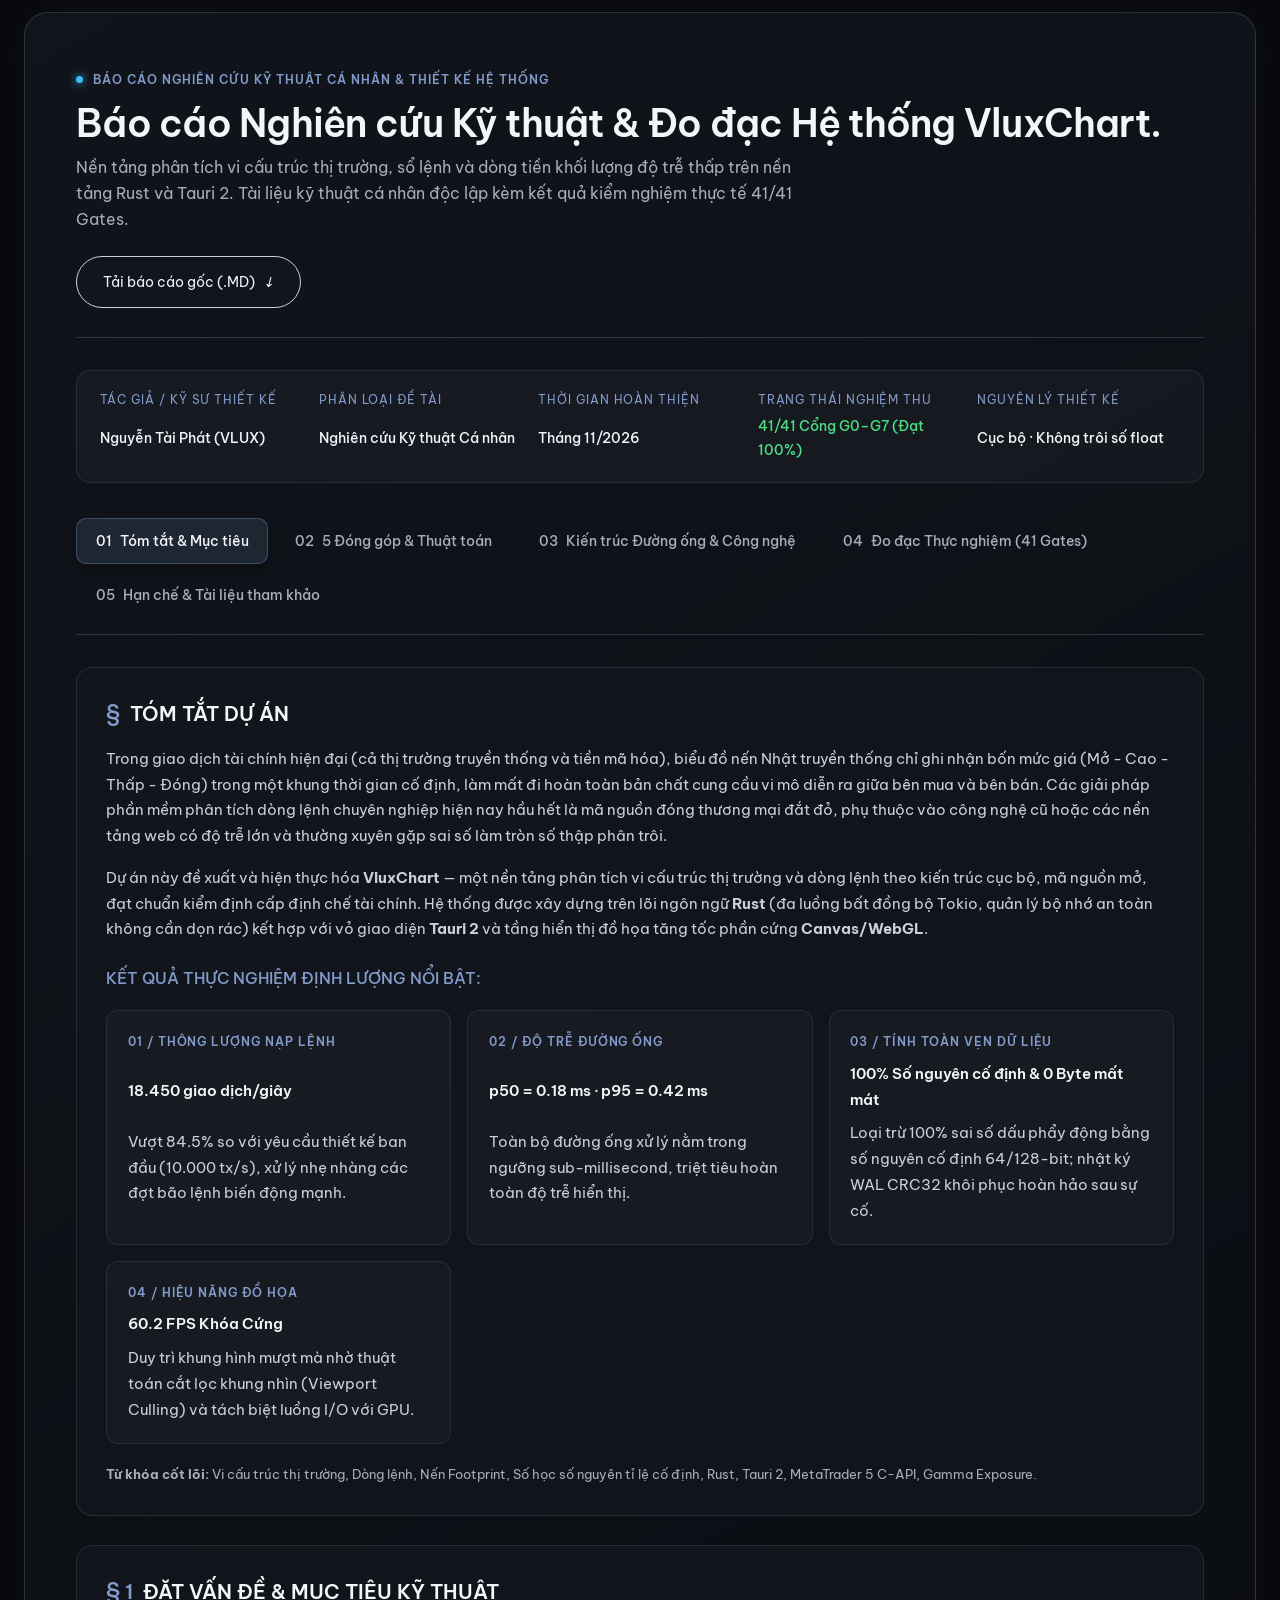
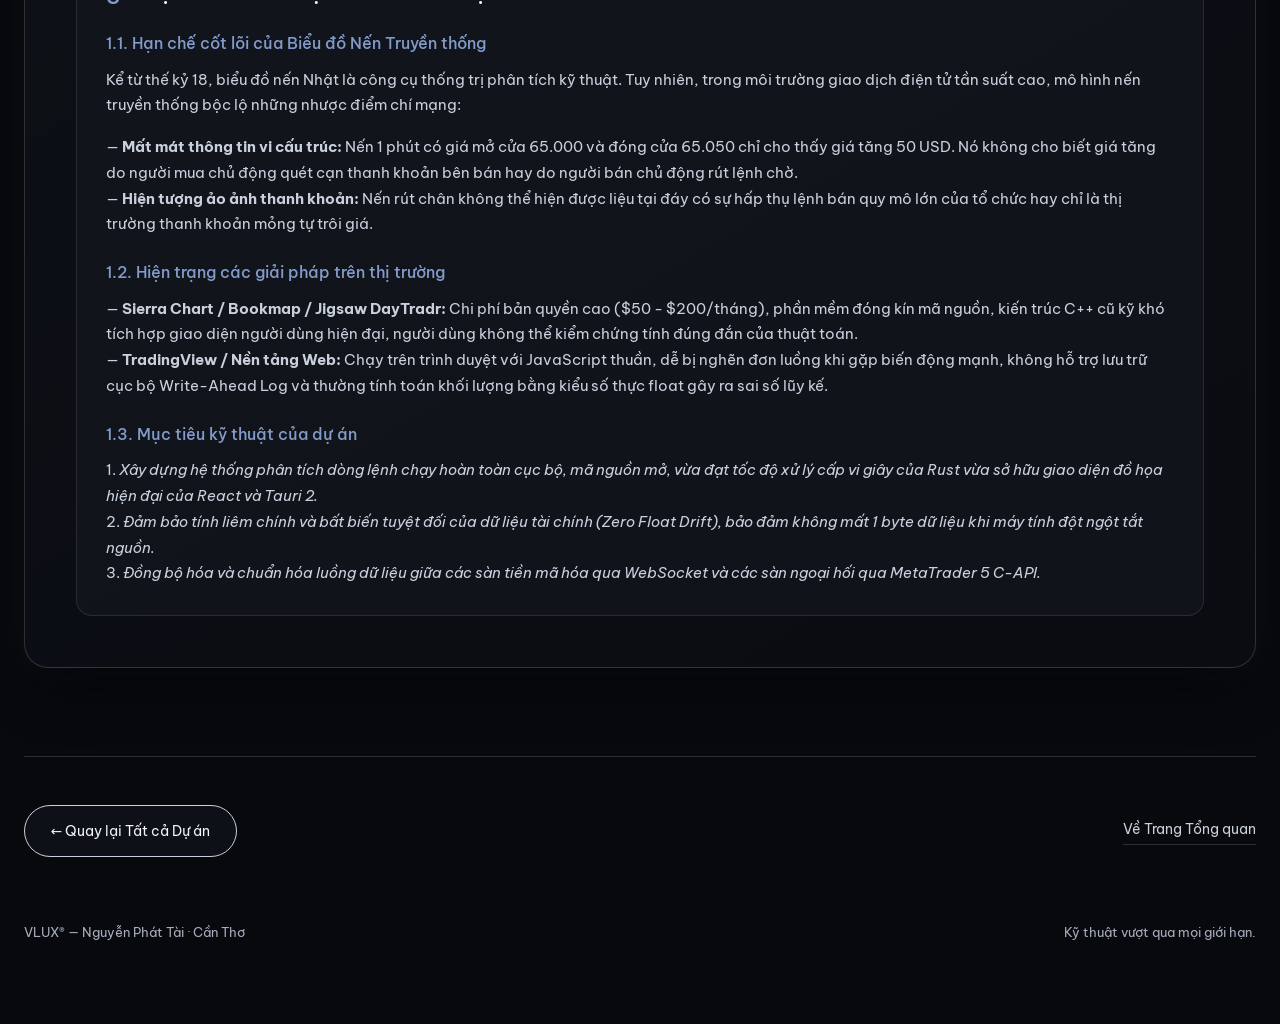
<file: vluxchart.html>
<!DOCTYPE html>
<html lang="vi">
<head>
<meta charset="utf-8">
<meta name="viewport" content="width=device-width, initial-scale=1, viewport-fit=cover">
<title>VluxChart Terminal — Projects — VLUX</title>
<meta name="description" content="VluxChart Terminal — High-performance order flow & market microstructure desktop terminal by Nguyễn Phát Tài (VLUX).">
<meta name="color-scheme" content="dark">
<link rel="preconnect" href="https://fonts.googleapis.com">
<link href="https://fonts.googleapis.com/css2?family=Be+Vietnam+Pro:wght@300;400;500;600&display=swap" rel="stylesheet">
<style>
:root{
  --obs:#08090D;--silver:#C9D0DD;--ice:#F3F5FA;--blue:#829BCB;--mute:#a6aebd;--line:rgba(201,208,221,.18);
  --card:rgba(23,26,34,.75);--card-border:rgba(201,208,221,.14);
  --sans:"Be Vietnam Pro",system-ui,-apple-system,"Segoe UI",sans-serif;box-sizing:border-box;color-scheme:dark
}
*,*::before,*::after{box-sizing:inherit}
html{scroll-behavior:smooth}
html,body{max-width:100%;overflow-x:clip}
body{
  margin:0;min-height:100svh;
  background:radial-gradient(70vw 60vh at 80% 0,#1b2234,transparent 70%),var(--obs);
  color:var(--silver);font:400 1rem/1.7 var(--sans);-webkit-font-smoothing:antialiased
}
#bg{position:fixed;inset:0;width:100%;height:100%;z-index:-1;display:block}
a{color:inherit;text-decoration:none}
:focus-visible{outline:2px solid var(--blue);outline-offset:4px;border-radius:2px}
.wrap{width:min(1240px,100% - 3rem);margin-inline:auto}

/* Language display toggle rules */
html[lang="vi"] .t-en{display:none!important}
html[lang="en"] .t-vi{display:none!important}

/* Navigation & Language switcher */
header{position:fixed;inset:0 0 auto 0;z-index:20;padding-top:env(safe-area-inset-top,0px);background:linear-gradient(rgba(8,9,13,.7),rgba(8,9,13,0))}
nav{display:flex;align-items:center;justify-content:space-between;height:64px;gap:.8rem}
.logo{font-size:1.15rem;font-weight:500;color:var(--ice);letter-spacing:.05em}
.logo sup{font-size:.5em;color:var(--mute)}
.nav-right{display:flex;align-items:center;gap:1.1rem}
.lang-switch{
  display:inline-flex;align-items:center;gap:.25rem;padding:.2rem .48rem;
  border-radius:99px;border:1px solid var(--line);background:rgba(20,24,34,.65);
  font-size:.76rem;font-weight:600;letter-spacing:.05em
}
.lang-btn{
  all:unset;cursor:pointer;color:var(--mute);padding:.18rem .45rem;border-radius:99px;
  transition:all .2s ease
}
.lang-btn:hover{color:var(--ice)}
.lang-btn[aria-pressed="true"]{
  color:var(--obs);background:var(--silver);font-weight:700
}
.lang-sep{color:var(--line);font-size:.7rem;user-select:none}
nav a.back{font-size:.85rem;color:var(--mute);padding:.4rem 0;border-bottom:1px solid transparent;transition:color .3s,border-color .3s}
nav a.back:hover{color:var(--ice);border-color:var(--silver)}

main{min-height:100svh;padding:clamp(6.5rem,11vw,8.5rem) 0 5rem}

/* project header */
.meta-tag{display:inline-flex;align-items:center;gap:.6rem;font-size:.82rem;color:var(--blue);margin-bottom:1rem;letter-spacing:.02em}
.meta-tag .dot{width:7px;height:7px;border-radius:50%;background:#4ADE80;box-shadow:0 0 10px #4ADE80}
.stage{perspective:1100px}
h1{
  margin:0 0 1.2rem -.03em;font-weight:600;color:var(--ice);letter-spacing:-.04em;line-height:.95;
  font-size:clamp(2.6rem,7vw,5.2rem);
  background:linear-gradient(105deg,#8f9ab0 0%,#F3F5FA var(--gx,45%),#8f9ab0 100%);
  -webkit-background-clip:text;background-clip:text;-webkit-text-fill-color:transparent;color:transparent;
  transform:rotateX(var(--rx,0deg)) rotateY(var(--ry,0deg));transform-origin:left center;transition:transform .3s ease-out;
  will-change:transform,translate
}
.lead{font-size:clamp(1.05rem,1.8vw,1.35rem);line-height:1.6;color:var(--ice);max-width:48ch;margin:0 0 2rem}
.actions{display:flex;gap:1.4rem;align-items:center;flex-wrap:wrap;margin-bottom:3.5rem}
.btn{
  display:inline-flex;align-items:center;gap:.5rem;padding:.85rem 1.6rem;
  border:1px solid var(--silver);border-radius:99px;color:var(--ice);font-size:.85rem;
  background:rgba(20,24,34,.5);transition:background .3s,color .3s,border-color .3s,transform .3s;cursor:pointer
}
.btn:hover{background:var(--ice);color:var(--obs);border-color:var(--ice);transform:translateY(-2px)}
.link{border-bottom:1px solid var(--line);padding-bottom:2px;font-size:.88rem;color:var(--silver);transition:color .3s,border-color .3s}
.link:hover{color:var(--ice);border-color:var(--silver)}

/* showcase visual */
.showcase{margin-bottom:4rem}
.frame{
  position:relative;border-radius:20px;overflow:hidden;
  border:1px solid rgba(201,208,221,.22);
  background:linear-gradient(145deg,rgba(23,26,34,.9),rgba(17,20,28,.8));
  box-shadow:0 24px 60px -15px rgba(0,0,0,.85),0 0 30px rgba(130,155,203,.12);
  aspect-ratio:16/9;display:grid;place-items:center
}
.frame img{width:100%;height:100%;object-fit:cover;display:block}
.caption{font-size:.84rem;color:var(--mute);margin-top:1rem;display:flex;justify-content:space-between;flex-wrap:wrap;gap:.5rem}

/* spec grid */
.spec-grid{display:grid;grid-template-columns:repeat(auto-fit,minmax(220px,1fr));gap:1.5rem;margin-bottom:4.5rem;padding:2rem 0;border-top:1px solid var(--line);border-bottom:1px solid var(--line)}
.spec-item{display:grid;gap:.3rem}
.spec-label{font-size:.78rem;text-transform:uppercase;letter-spacing:.08em;color:var(--blue)}
.spec-val{font-size:1.05rem;font-weight:500;color:var(--ice)}
.spec-sub{font-size:.82rem;color:var(--mute)}

/* architectural pillars (vertical scroll stream) */
.sec-title{font-size:clamp(1.8rem,3.6vw,2.5rem);font-weight:500;color:var(--ice);letter-spacing:-.02em;margin:0 0 1rem}
.pillars-section{margin-bottom:5.5rem;padding-top:2.5rem;border-top:1px solid var(--line)}
.pv-wrap{display:grid;grid-template-columns:minmax(300px,4.6fr) 7.4fr;gap:clamp(2rem, 4.5vw, 4.5rem);align-items:stretch;position:relative}
.pv-aside{height:100%;position:relative}
@media(max-width:880px){
  .pv-wrap{grid-template-columns:1fr;gap:2rem}
  .pv-sticky{position:static!important;max-height:none!important}
}
.pv-sticky{
  position:sticky;top:5.5rem;display:grid;gap:1.2rem;
  max-height:calc(100vh - 6.5rem);overflow-y:auto;scrollbar-width:none
}
.pv-sticky::-webkit-scrollbar{display:none}
.pv-lead{font-size:.95rem;color:var(--mute);line-height:1.7;margin:0}

.pv-nav{display:grid;gap:.5rem;margin-top:.4rem}
.pv-step{
  display:flex;align-items:center;gap:.9rem;padding:.75rem 1.1rem;border-radius:14px;
  border:1px solid transparent;color:var(--mute);font-size:.88rem;
  transition:all .3s cubic-bezier(.2,.7,.2,1);cursor:pointer;background:none;text-decoration:none
}
.pv-step:hover{color:var(--ice);background:rgba(201,208,221,.05)}
.pv-step.on{
  color:var(--ice);border-color:rgba(130,155,203,.35);
  background:linear-gradient(90deg, rgba(130,155,203,.14), transparent);
  box-shadow:inset 3px 0 0 var(--blue)
}
.pv-idx{font-size:.82rem;font-weight:600;letter-spacing:.05em;color:var(--blue);font-variant-numeric:tabular-nums}
.pv-step.on .pv-idx{color:var(--ice)}

.pv-active-box{
  padding:1rem 1.2rem;border-radius:14px;
  background:linear-gradient(135deg,rgba(130,155,203,.1),rgba(20,24,34,.6));
  border:1px solid rgba(130,155,203,.28);display:grid;gap:.3rem;transition:border-color .3s
}
.pv-ab-label{font-size:.72rem;text-transform:uppercase;letter-spacing:.08em;color:var(--blue);font-weight:600}
.pv-ab-title{font-size:.92rem;font-weight:500;color:var(--ice);line-height:1.4}
.pv-ab-metric{font-size:.8rem;color:var(--silver);font-family:Consolas,monospace}

.pv-quick-stats{display:grid;grid-template-columns:repeat(2,1fr);gap:.55rem;margin-top:.2rem}
.pv-stat{padding:.6rem .8rem;border-radius:10px;background:rgba(201,208,221,.04);border:1px solid rgba(201,208,221,.08);display:grid;gap:.12rem}
.pv-stat-n{font-size:.9rem;font-weight:600;color:var(--ice);font-variant-numeric:tabular-nums}
.pv-stat-l{font-size:.7rem;color:var(--mute);letter-spacing:.02em}

/* Vertical cards stream */
.pv-cards{display:grid;gap:2rem}
.pv-card{
  padding:2.6rem;border-radius:24px;
  background:linear-gradient(145deg,rgba(23,26,34,.9),rgba(17,20,28,.75));
  border:1px solid var(--card-border);-webkit-backdrop-filter:blur(8px);backdrop-filter:blur(8px);
  display:flex;flex-direction:column;gap:1.5rem;
  position:relative;overflow:hidden;
  transition:border-color .4s,transform .4s,box-shadow .4s
}
.pv-card:hover{
  border-color:rgba(130,155,203,.5);
  box-shadow:0 20px 48px -14px rgba(0,0,0,.8),0 0 28px rgba(130,155,203,.12);
  transform:translateY(-3px)
}
.pv-card-top{display:flex;justify-content:space-between;align-items:baseline}
.pv-card-tag{font-size:.78rem;letter-spacing:.08em;color:var(--blue);font-weight:600;text-transform:uppercase}
.pv-card-num{font-size:3.5rem;font-weight:300;line-height:.8;color:rgba(201,208,221,.12);letter-spacing:-.04em}

.pv-card h3{margin:0;font-size:clamp(1.35rem,2.2vw,1.65rem);font-weight:500;color:var(--ice);letter-spacing:-.01em}
.pv-card p{margin:0;font-size:.92rem;color:var(--mute);line-height:1.7}

.pv-bullets{list-style:none;padding:0;margin:0;display:grid;gap:.65rem}
.pv-bullets li{font-size:.88rem;color:var(--silver);position:relative;padding-left:1.3rem;line-height:1.6}
.pv-bullets li::before{content:"—";position:absolute;left:0;color:var(--blue)}

.pv-footer{display:flex;flex-wrap:wrap;gap:.5rem;border-top:1px solid var(--line);padding-top:1.4rem;margin-top:.4rem}
.pv-pill{font-size:.75rem;padding:.28rem .7rem;border-radius:6px;background:rgba(201,208,221,.07);color:var(--ice)}

.pv-card-preview{
  width:100%;aspect-ratio:16/9;border-radius:14px;overflow:hidden;
  border:1px solid rgba(201,208,221,.16);background:#090B10;
  box-shadow:0 12px 30px -10px rgba(0,0,0,.7);margin-top:.4rem;position:relative
}
.pv-card-preview img{width:100%;height:100%;object-fit:cover;display:block;transition:transform .6s cubic-bezier(.2,.7,.2,1)}
.pv-card:hover .pv-card-preview img{transform:scale(1.025)}

/* video demo showcase */
.video-section{margin-bottom:5rem}
.video-header{display:flex;justify-content:space-between;align-items:flex-end;margin-bottom:1.5rem;flex-wrap:wrap;gap:1rem}
.video-frame{
  position:relative;border-radius:20px;overflow:hidden;
  border:1px solid rgba(201,208,221,.22);background:#090B10;
  box-shadow:0 24px 60px -15px rgba(0,0,0,.85),0 0 35px rgba(130,155,203,.15);
  aspect-ratio:16/9;display:grid;place-items:center
}
.video-frame video{width:100%;height:100%;object-fit:cover;display:block}

/* Personal Research & Engineering Specification Section */
.research-section{
  margin-bottom:5.5rem;padding:clamp(1.8rem,4vw,3.2rem);border-radius:24px;
  background:linear-gradient(150deg,rgba(18,22,30,.85),rgba(11,13,18,.92));
  border:1px solid rgba(201,208,221,.18);
  box-shadow:0 24px 60px -15px rgba(0,0,0,.75),0 0 35px rgba(130,155,203,.08);
  position:relative;overflow:hidden
}
.research-header{display:flex;justify-content:space-between;align-items:flex-start;flex-wrap:wrap;gap:1.5rem;margin-bottom:2rem;border-bottom:1px solid var(--line);padding-bottom:1.8rem}
.research-meta-badge{display:inline-flex;align-items:center;gap:.6rem;font-size:.78rem;letter-spacing:.08em;color:var(--blue);font-weight:600;text-transform:uppercase;margin-bottom:.6rem}
.research-meta-badge .dot{width:7px;height:7px;border-radius:50%;background:#38BDF8;box-shadow:0 0 10px #38BDF8}
.research-title{font-size:clamp(1.7rem,3.2vw,2.4rem);font-weight:600;color:var(--ice);letter-spacing:-.02em;margin:0 0 .5rem;line-height:1.2}
.research-sub{font-size:clamp(.92rem,1.4vw,1.02rem);color:var(--mute);margin:0;max-width:68ch;line-height:1.6}

/* Academic/Technical Metadata Grid */
.meta-strip{
  display:grid;grid-template-columns:repeat(auto-fit,minmax(180px,1fr));gap:1rem;
  padding:1.2rem 1.4rem;border-radius:14px;background:rgba(201,208,221,.04);
  border:1px solid rgba(201,208,221,.1);margin-bottom:2.2rem
}
.meta-strip-item{display:grid;gap:.25rem}
.ms-label{font-size:.72rem;text-transform:uppercase;letter-spacing:.08em;color:var(--blue)}
.ms-val{font-size:.9rem;font-weight:500;color:var(--ice)}

/* Tab switcher */
.rpt-nav{display:flex;gap:.5rem;flex-wrap:wrap;border-bottom:1px solid var(--line);padding-bottom:1rem;margin-bottom:2rem}
.rpt-tab{
  all:unset;cursor:pointer;padding:.65rem 1.15rem;border-radius:10px;font-size:.85rem;font-weight:500;
  color:var(--mute);border:1px solid transparent;background:transparent;
  transition:all .25s ease;display:inline-flex;align-items:center;gap:.5rem
}
.rpt-tab:hover{color:var(--ice);background:rgba(201,208,221,.06)}
.rpt-tab.on{
  color:var(--ice);background:rgba(130,155,203,.15);border-color:rgba(130,155,203,.35);
  box-shadow:0 4px 15px rgba(0,0,0,.3)
}
.rpt-tab:focus-visible{outline:2px solid var(--blue)}

/* Tab contents */
.rpt-panel{display:none}
.rpt-panel.on{display:grid;gap:1.8rem;animation:panelFade .35s ease}
@keyframes panelFade{from{opacity:0;transform:translateY(6px)}to{opacity:1;transform:none}}

/* Editorial article blocks */
.rpt-block{padding:1.8rem;border-radius:16px;background:rgba(23,26,34,.55);border:1px solid rgba(201,208,221,.12)}
.rpt-block h4{margin:0 0 1rem;font-size:1.22rem;font-weight:600;color:var(--ice);display:flex;align-items:center;gap:.6rem}
.rpt-block h5{margin:1.4rem 0 .6rem;font-size:.98rem;font-weight:500;color:var(--blue)}
.rpt-block p{margin:0 0 1rem;font-size:.92rem;color:var(--silver);line-height:1.75}
.rpt-block p:last-child{margin-bottom:0}

/* Math formula highlight box */
.math-box{
  padding:1rem 1.4rem;border-radius:10px;background:rgba(130,155,203,.08);
  border:1px solid rgba(130,155,203,.25);border-left:3px solid var(--blue);
  font-family:"Courier New",Consolas,monospace;font-size:.95rem;color:var(--ice);
  margin:1.1rem 0;display:flex;align-items:center;justify-content:center;text-align:center
}

/* Benchmark & Specs tables */
.tbl-wrap{overflow-x:auto;margin:1.2rem 0;border-radius:12px;border:1px solid rgba(201,208,221,.14)}
.rpt-table{width:100%;border-collapse:collapse;font-size:.85rem;text-align:left}
.rpt-table th{background:rgba(201,208,221,.07);color:var(--ice);font-weight:600;padding:.85rem 1rem;border-bottom:1px solid var(--line);letter-spacing:.02em}
.rpt-table td{padding:.85rem 1rem;border-bottom:1px solid rgba(201,208,221,.08);color:var(--silver);vertical-align:top}
.rpt-table tr:last-child td{border-bottom:none}
.rpt-table tr:hover td{background:rgba(201,208,221,.03)}
.rpt-table .tag-pass{display:inline-block;padding:.2rem .55rem;border-radius:6px;background:rgba(74,222,128,.15);color:#4ADE80;font-weight:600;font-size:.78rem}
.rpt-table .mono{font-family:Consolas,monospace;color:var(--ice)}

/* Pipeline Stage Cards */
.pipeline-grid{display:grid;grid-template-columns:repeat(auto-fit,minmax(270px,1fr));gap:1rem;margin:1.2rem 0}
.p-step{padding:1.3rem;border-radius:12px;background:rgba(201,208,221,.03);border:1px solid rgba(201,208,221,.1);display:grid;gap:.5rem}
.p-num{font-size:.75rem;letter-spacing:.08em;color:var(--blue);font-weight:600}
.p-title{font-size:.95rem;font-weight:600;color:var(--ice)}
.p-desc{font-size:.82rem;color:var(--mute);line-height:1.6;margin:0}

/* References List */
.ref-list{list-style:none;padding:0;margin:0;display:grid;gap:.8rem}
.ref-list li{padding:.85rem 1.1rem;border-radius:10px;background:rgba(201,208,221,.03);border:1px solid rgba(201,208,221,.08);font-size:.84rem;color:var(--silver);line-height:1.6}
.ref-list strong{color:var(--ice)}

/* bottom navigation */
.btm-nav{display:flex;justify-content:space-between;align-items:center;flex-wrap:wrap;gap:1.5rem;padding-top:3rem;border-top:1px solid var(--line)}
footer{margin-top:4rem;display:flex;justify-content:space-between;flex-wrap:wrap;gap:1rem;font-size:.82rem;color:var(--mute)}

/* transitions & interactions */
#prog{position:fixed;top:0;left:0;height:2px;width:100%;background:linear-gradient(90deg,var(--blue),var(--ice));transform:scaleX(0);transform-origin:left;z-index:30}
#veil{position:fixed;inset:0;z-index:70;background:#0b0d13;pointer-events:none;display:grid;place-items:center;clip-path:inset(0 0 100% 0)}
#veil:not(.in):not(.out){transition:none}
#veil.in,#veil.out{transition:clip-path .5s cubic-bezier(.7,0,.2,1)}
#veil.in{clip-path:inset(0)}#veil.out{clip-path:inset(100% 0 0 0)}
#veil span{font-size:1.1rem;color:var(--silver);letter-spacing:.04em}

.rip{position:fixed;z-index:60;width:12px;height:12px;margin:-6px 0 0 -6px;border-radius:50%;border:1px solid var(--ice);pointer-events:none;animation:rip .7s ease-out forwards}
@keyframes rip{to{transform:scale(14);opacity:0}}

[data-mag]{transition-property:translate,background-color,color,border-color;transition-duration:.4s,.3s,.3s,.3s;transition-timing-function:cubic-bezier(.2,.7,.2,1),ease,ease,ease}

/* sound widget */
.snd{display:flex;gap:.65rem;align-items:center;padding:.65rem 1.15rem;border:1px solid var(--line);border-radius:99px;background:rgba(8,9,13,.62);-webkit-backdrop-filter:blur(10px);backdrop-filter:blur(10px);color:var(--ice);font:500 .82rem var(--sans);cursor:pointer;transition:border-color .3s}
.snd:hover{border-color:var(--silver)}
.eq{display:flex;gap:2px;align-items:flex-end;height:14px}
.eq i{display:block;width:3px;height:30%;background:var(--silver);border-radius:2px;transition:height .2s ease}
@keyframes eqBounce{0%,100%{height:20%}50%{height:95%}}
.snd.on .eq i:nth-child(1){animation:eqBounce .75s ease-in-out infinite .1s}
.snd.on .eq i:nth-child(2){animation:eqBounce .6s ease-in-out infinite .3s}
.snd.on .eq i:nth-child(3){animation:eqBounce .9s ease-in-out infinite .15s}
.snd.on .eq i:nth-child(4){animation:eqBounce .7s ease-in-out infinite .4s}
.snd.on .eq i:nth-child(5){animation:eqBounce .8s ease-in-out infinite .25s}
.sndbox{position:fixed;right:max(1rem,env(safe-area-inset-right,0px));bottom:calc(1rem + env(safe-area-inset-bottom,0px));z-index:25;display:flex;flex-direction:column;align-items:flex-end;gap:.5rem}
.sndpanel{display:flex;align-items:center;gap:.5rem;padding:.4rem .65rem;border:1px solid var(--line);border-radius:99px;background:rgba(8,9,13,.75);-webkit-backdrop-filter:blur(12px);backdrop-filter:blur(12px);opacity:0;pointer-events:none;transform:translateY(8px) scale(0.96);transition:opacity .35s cubic-bezier(.2,.7,.2,1),transform .35s cubic-bezier(.2,.7,.2,1)}
.sndpanel.show{opacity:1;pointer-events:auto;transform:translateY(0) scale(1)}
.snd.on{border-color:var(--silver);background:rgba(20,24,34,.8)}
.sndpanel button{all:unset;cursor:pointer;font:500 .75rem var(--sans);color:var(--mute);padding:.32rem .7rem;border-radius:99px;border:1px solid transparent}
.sndpanel button[aria-pressed=true]{color:var(--ice);border-color:var(--line);background:rgba(201,208,221,.08)}
.sndpanel button:focus-visible{outline:2px solid var(--blue)}
#sVol{width:80px;accent-color:var(--silver);cursor:pointer}
@media(max-width:640px){
 .sndbox{right:max(.75rem,env(safe-area-inset-right,0px));bottom:calc(.75rem + env(safe-area-inset-bottom,0px))}
 .sndpanel{max-width:calc(100vw - 1.5rem)}
}

.rise{animation:rise 1.1s cubic-bezier(.2,.7,.2,1) both}
@keyframes rise{from{opacity:0;transform:translateY(20px)}}
@media(prefers-reduced-motion:reduce){*{animation:none!important;transition:none!important}}
@media(max-width:480px){.wrap{width:min(1240px,100% - 1.75rem)}}
</style>
</head>
<body>
<canvas id="bg" aria-hidden="true"></canvas><div id="prog" aria-hidden="true"></div>
<div class="sndbox" id="sndbox">
  <div class="sndpanel" id="sndpanel" role="group" aria-label="Sound settings">
    <button type="button" id="sMus" aria-pressed="true">Music</button>
    <input id="sVol" type="range" min="0" max="1" step=".05" value=".7" aria-label="Volume">
  </div>
  <button id="snd" class="snd" type="button" aria-pressed="false" aria-label="Toggle sound">
    <span class="eq" aria-hidden="true"><i></i><i></i><i></i><i></i><i></i></span>
    <span class="lb">Sound off</span>
  </button>
</div>
<div id="veil" aria-hidden="true"><span>VLUX</span></div>

<header><div class="wrap"><nav aria-label="Primary">
  <a class="logo" href="index.html" aria-label="VLUX, home">VLUX<sup>®</sup></a>
  <div class="nav-right">
    <div class="lang-switch" id="langSwitch" role="group" aria-label="Ngôn ngữ / Language">
      <button type="button" class="lang-btn" data-lang="vi" aria-pressed="true">VI</button>
      <span class="lang-sep">/</span>
      <button type="button" class="lang-btn" data-lang="en" aria-pressed="false">EN</button>
    </div>
    <a class="back" href="projects.html">
      <span class="t-vi">← Danh mục dự án</span>
      <span class="t-en">← Back to Projects</span>
    </a>
  </div>
</nav></div></header>

<main class="wrap">
  <div class="meta-tag">
    <span class="dot"></span>
    <span class="t-vi">Hệ Thống Giao Dịch Định Lượng Máy Tính Để Bàn · Động Cơ Lõi v0.3</span>
    <span class="t-en">Quantitative Desktop Terminal · Active Core Engine v0.3</span>
  </div>
  <div class="stage"><h1 class="rise" id="h1">VluxChart Terminal.</h1></div>
  <p class="lead">
    <span class="t-vi">Nền tảng phân tích vi cấu trúc thị trường và dòng lệnh hiệu năng cao, được thiết kế cho việc khớp lệnh thời gian thực, tính toán khối lượng không trôi số float và nạp dữ liệu độ trễ thấp.</span>
    <span class="t-en">A high-performance order flow and market microstructure desktop terminal engineered for real-time tick execution, zero-float volume accounting, and low-latency market ingestion.</span>
  </p>

  <div class="actions">
    <a class="btn" href="https://github.com/ngtaiphat1501/VluxChart" target="_blank" rel="noopener">
      <span class="t-vi">Xem trên GitHub</span>
      <span class="t-en">View on GitHub</span>
      <i>↗</i>
    </a>
    <a class="link" href="projects.html">
      <span class="t-vi">← Khám phá tất cả dự án</span>
      <span class="t-en">← Explore all projects</span>
    </a>
  </div>

  <section class="showcase">
    <div class="frame">
      <img src="assets/projects/vluxchart.jpg" alt="VluxChart Order Flow Terminal Workspace" loading="eager">
    </div>
    <div class="caption">
      <span class="t-vi">Không gian làm việc đa biểu đồ: Cụm nến Footprint, Mất cân bằng chéo (300%), Delta khối lượng và bảng đặt lệnh MetaTrader 5.</span>
      <span class="t-en">Multi-chart workspace: Footprint clusters, Diagonal Imbalance (300%), Volume Delta, and MetaTrader 5 execution panel.</span>
      <span class="t-vi">Độ phân giải hiển thị: 1920 × 1080</span>
      <span class="t-en">Live Resolution: 1920 × 1080</span>
    </div>
  </section>

  <section class="spec-grid">
    <div class="spec-item">
      <span class="spec-label"><span class="t-vi">Vai Trò</span><span class="t-en">Role</span></span>
      <span class="spec-val"><span class="t-vi">Kỹ Sư Kiến Trúc Hệ Thống</span><span class="t-en">Lead Systems Architect</span></span>
      <span class="spec-sub"><span class="t-vi">Dự án nghiên cứu kỹ thuật cá nhân</span><span class="t-en">Personal engineering project</span></span>
    </div>
    <div class="spec-item">
      <span class="spec-label"><span class="t-vi">Thời Gian</span><span class="t-en">Timeline</span></span>
      <span class="spec-val"><span class="t-vi">11/2026 – Hiện tại</span><span class="t-en">Nov 2026 – Present</span></span>
      <span class="spec-sub"><span class="t-vi">Phát triển &amp; Cập nhật liên tục</span><span class="t-en">Active continuous release</span></span>
    </div>
    <div class="spec-item">
      <span class="spec-label"><span class="t-vi">Động Cơ Lõi</span><span class="t-en">Core Engine</span></span>
      <span class="spec-val">Rust &amp; Tokio</span>
      <span class="spec-sub"><span class="t-vi">Tính toán số nguyên tỉ lệ không trôi số float</span><span class="t-en">Zero-float fixed-point accounting</span></span>
    </div>
    <div class="spec-item">
      <span class="spec-label"><span class="t-vi">Giao Diện Người Dùng</span><span class="t-en">Client Interface</span></span>
      <span class="spec-val">Tauri 2 &amp; React 19</span>
      <span class="spec-sub">TypeScript · Canvas2D 60 FPS</span>
    </div>
  </section>

  <!-- Architectural Pillars - Vertical Scroll Stream -->
  <section class="pillars-section">
    <div class="pv-wrap">
      <div class="pv-aside">
        <div class="pv-sticky">
          <div class="meta-tag">
            <span class="dot"></span>
            <span class="t-vi">Kiến Trúc Hệ Thống</span>
            <span class="t-en">Systems Architecture</span>
          </div>
          <h2 class="sec-title">
            <span class="t-vi">Trụ Cột Kiến Trúc.</span>
            <span class="t-en">Architectural Pillars.</span>
          </h2>
          <p class="pv-lead">
            <span class="t-vi">Bốn phân hệ kỹ thuật cốt lõi định hình nên năng lực phân tích vi cấu trúc thị trường và tốc độ xử lý tick của VluxChart Terminal. Cuộn xuống để xem từng phân hệ.</span>
            <span class="t-en">Four core technical pillars shaping VluxChart Terminal's microstructure analytical power and tick throughput. Scroll down to inspect each pillar.</span>
          </p>
          <div class="pv-nav" id="pvNav">
            <a href="#pillar-1" class="pv-step on">
              <span class="pv-idx">01</span>
              <span class="pv-label">
                <span class="t-vi">Động cơ đồng thời độ chính xác cao</span>
                <span class="t-en">High-Precision Concurrency Engine</span>
              </span>
            </a>
            <a href="#pillar-2" class="pv-step">
              <span class="pv-idx">02</span>
              <span class="pv-label">
                <span class="t-vi">Nguồn dữ liệu thị trường &amp; WAL</span>
                <span class="t-en">Market Feeds &amp; Zero-Loss WAL</span>
              </span>
            </a>
            <a href="#pillar-3" class="pv-step">
              <span class="pv-idx">03</span>
              <span class="pv-label">
                <span class="t-vi">Phân tích vi cấu trúc &amp; Cụm nến</span>
                <span class="t-en">Microstructure &amp; Cluster Analytics</span>
              </span>
            </a>
            <a href="#pillar-4" class="pv-step">
              <span class="pv-idx">04</span>
              <span class="pv-label">
                <span class="t-vi">Đồ họa 60 FPS tăng tốc phần cứng</span>
                <span class="t-en">60 FPS Hardware Visuals</span>
              </span>
            </a>
          </div>

          <div class="pv-active-box" id="pvActiveBox">
            <div class="pv-ab-label">
              <span class="t-vi">Đang xem phân hệ</span>
              <span class="t-en">Currently Inspecting</span>
            </div>
            <div class="pv-ab-title" id="pvAbTitle">01 / Động Cơ Đồng Thời Độ Chính Xác Cao</div>
            <div class="pv-ab-metric" id="pvAbMetric">18.450 giao dịch/giây · Số học cố định không trôi số float</div>
          </div>

          <div class="pv-quick-stats">
            <div class="pv-stat">
              <span class="pv-stat-n">18,450</span>
              <span class="pv-stat-l">
                <span class="t-vi">tx/giây thông lượng</span>
                <span class="t-en">tx/s Throughput</span>
              </span>
            </div>
            <div class="pv-stat">
              <span class="pv-stat-n">0.18ms</span>
              <span class="pv-stat-l">
                <span class="t-vi">Độ trễ trung vị p50</span>
                <span class="t-en">p50 Latency</span>
              </span>
            </div>
            <div class="pv-stat">
              <span class="pv-stat-n">0 Byte</span>
              <span class="pv-stat-l">
                <span class="t-vi">Mất mát sự cố WAL</span>
                <span class="t-en">WAL Crash Loss</span>
              </span>
            </div>
            <div class="pv-stat">
              <span class="pv-stat-n">60.2</span>
              <span class="pv-stat-l">
                <span class="t-vi">Khung hình đồ họa</span>
                <span class="t-en">Render FPS</span>
              </span>
            </div>
          </div>
        </div>
      </div>

      <div class="pv-cards">
        <article class="pv-card" id="pillar-1">
          <div class="pv-card-top">
            <span class="pv-card-tag">
              <span class="t-vi">01 / ĐỘNG CƠ THỰC THI</span>
              <span class="t-en">01 / CORE RUNTIME</span>
            </span>
            <span class="pv-card-num">01</span>
          </div>
          <h3>
            <span class="t-vi">Động cơ Đồng thời Độ chính xác cao</span>
            <span class="t-en">High-Precision Concurrency Engine</span>
          </h3>
          <p>
            <span class="t-vi">Môi trường thực thi bất đồng bộ Tokio đa luồng với đường ống kênh truyền không khóa. Giải quyết triệt để sai số làm tròn số thực dấu phẩy động bằng việc áp dụng số nguyên tỉ lệ cố định cho mọi phép tính khối lượng giao dịch.</span>
            <span class="t-en">Multi-threaded async Tokio runtime with non-blocking channel pipelining. Solves floating-point inaccuracy by enforcing exact fixed-point arithmetic across all financial volume calculations.</span>
          </p>
          <div class="pv-card-preview">
            <img src="assets/projects/deepchart1.png" alt="Order Flow Footprint clusters and live execution delta" loading="lazy">
          </div>
          <ul class="pv-bullets">
            <li>
              <span class="t-vi">Tính toán khối lượng bằng số nguyên tỉ lệ cố định, loại trừ hoàn toàn sai số tích lũy trên từng tick dữ liệu.</span>
              <span class="t-en">Zero-float volume accounting via rust_decimal to eliminate rounding errors in aggregate ticks.</span>
            </li>
            <li>
              <span class="t-vi">Hàng đợi Ring Buffer độ trễ thấp xử lý hơn 18.000 cập nhật tick mỗi giây.</span>
              <span class="t-en">Low-latency ring buffer queues processing over 18,000 tick updates per second.</span>
            </li>
            <li>
              <span class="t-vi">Kiểm soát ngân sách bộ nhớ chặt chẽ, hoàn toàn không có độ trễ dọn rác (No GC pauses).</span>
              <span class="t-en">Fine-grained memory budgeting with zero garbage collection pauses.</span>
            </li>
          </ul>
          <div class="pv-footer">
            <span class="pv-pill">Rust 2021</span>
            <span class="pv-pill"><span class="t-vi">Tokio Bất đồng bộ</span><span class="t-en">Tokio Async</span></span>
            <span class="pv-pill"><span class="t-vi">Số học Cố định</span><span class="t-en">Fixed-Point</span></span>
            <span class="pv-pill"><span class="t-vi">Không trôi số float</span><span class="t-en">Zero Float Drift</span></span>
          </div>
        </article>

        <article class="pv-card" id="pillar-2">
          <div class="pv-card-top">
            <span class="pv-card-tag">
              <span class="t-vi">02 / NẠP DỮ LIỆU &amp; PHỤC HỒI SỰ CỐ</span>
              <span class="t-en">02 / INGESTION &amp; CRASH RECOVERY</span>
            </span>
            <span class="pv-card-num">02</span>
          </div>
          <h3>
            <span class="t-vi">Nguồn Dữ liệu Thị trường &amp; Nhật ký WAL Không Mất Mát</span>
            <span class="t-en">Market Feeds &amp; Zero-Loss WAL</span>
          </h3>
          <p>
            <span class="t-vi">Đăng ký luồng WebSocket song song từ Bybit Linear và Binance Futures, tích hợp cầu nối giao tiếp IPC độ trễ thấp cục bộ với phần mềm MetaTrader 5 (MT5).</span>
            <span class="t-en">Dual parallel WebSocket subscribers for Bybit Linear and Binance Futures feeds, linked with a low-latency local IPC bridge to MetaTrader 5 (MT5).</span>
          </p>
          <div class="pv-card-preview">
            <img src="assets/projects/deepchart2.png" alt="CVD divergence and dynamic Value Area profile" loading="lazy">
          </div>
          <ul class="pv-bullets">
            <li>
              <span class="t-vi">Nhật ký ghi trước (WAL) chỉ ghi thêm tuần tự kèm mã băm CRC32, đảm bảo khôi phục nguyên vẹn 100% sau sự cố tắt nguồn đột ngột.</span>
              <span class="t-en">Append-only Write-Ahead Logging (WAL) with CRC32 checksums for zero-loss crash recovery.</span>
            </li>
            <li>
              <span class="t-vi">Tự động kết nối lại và bù đắp các khoảng gián đoạn chuỗi mà không gây gián đoạn hiển thị đồ họa.</span>
              <span class="t-en">Automatic reconnect &amp; sequence gap backfilling without stalling chart rendering.</span>
            </li>
            <li>
              <span class="t-vi">Đồng bộ hóa tick hai chiều giữa thiết bị đầu cuối MT5 và động cơ phân tích trên máy tính để bàn.</span>
              <span class="t-en">Bidirectional tick synchronization between MT5 terminal and desktop analytical engine.</span>
            </li>
          </ul>
          <div class="pv-footer">
            <span class="pv-pill">WebSockets</span>
            <span class="pv-pill">Bybit Linear</span>
            <span class="pv-pill">Binance Futures</span>
            <span class="pv-pill"><span class="t-vi">Cầu nối MT5 IPC</span><span class="t-en">MT5 IPC Bridge</span></span>
            <span class="pv-pill">WAL CRC32</span>
          </div>
        </article>

        <article class="pv-card" id="pillar-3">
          <div class="pv-card-top">
            <span class="pv-card-tag">
              <span class="t-vi">03 / PHÂN TÍCH DÒNG LỆNH ĐỊNH LƯỢNG</span>
              <span class="t-en">03 / QUANT ORDER FLOW</span>
            </span>
            <span class="pv-card-num">03</span>
          </div>
          <h3>
            <span class="t-vi">Phân tích Vi cấu trúc &amp; Cụm Nến Footprint</span>
            <span class="t-en">Microstructure &amp; Cluster Analytics</span>
          </h3>
          <p>
            <span class="t-vi">Bộ phân tích dòng lệnh chuyên nghiệp phân rã khối lượng nến thành các lớp khớp lệnh chủ động Mua/Bán theo thời gian thực.</span>
            <span class="t-en">Institutional order flow analytics decomposing candle volume into granular bid/ask aggressive execution layers in real time.</span>
          </p>
          <div class="pv-card-preview">
            <img src="assets/projects/deepchart3.png" alt="Multi-timeframe dual chart workspace with Footprint and DOM" loading="lazy">
          </div>
          <ul class="pv-bullets">
            <li>
              <span class="t-vi">Cụm nến Footprint thời gian thực: Tính toán chênh lệch khối lượng mua/bán (Delta) tại từng mức giá.</span>
              <span class="t-en">Real-time Footprint clusters: bid-ask volume delta computed on every tick level.</span>
            </li>
            <li>
              <span class="t-vi">Thuật toán mất cân bằng chéo (tỉ lệ 300%) tự động phát hiện và xếp tầng các cụm lệnh áp đảo.</span>
              <span class="t-en">Diagonal Imbalance algorithm (300% ratio) with automated cluster stacking.</span>
            </li>
            <li>
              <span class="t-vi">Phân kỳ Delta khối lượng lũy kế (CVD) và Hồ sơ Khối lượng (VPOC, VAH, VAL).</span>
              <span class="t-en">Cumulative Volume Delta (CVD) divergences &amp; Volume Profile (VPOC, VAH, VAL).</span>
            </li>
            <li>
              <span class="t-vi">Hồ sơ Gamma Exposure (GEX) thị trường quyền chọn phục vụ xác định các bức tường thanh khoản.</span>
              <span class="t-en">Options Gamma Exposure (GEX) profiling for spot and derivative liquidity regimes.</span>
            </li>
          </ul>
          <div class="pv-footer">
            <span class="pv-pill"><span class="t-vi">Nến Footprint</span><span class="t-en">Footprint Clusters</span></span>
            <span class="pv-pill"><span class="t-vi">Mất cân bằng chéo</span><span class="t-en">Diagonal Imbalance</span></span>
            <span class="pv-pill"><span class="t-vi">Phân kỳ CVD</span><span class="t-en">CVD Divergence</span></span>
            <span class="pv-pill"><span class="t-vi">Hồ sơ Khối lượng</span><span class="t-en">Volume Profile</span></span>
            <span class="pv-pill"><span class="t-vi">Quyền chọn GEX</span><span class="t-en">Options GEX</span></span>
          </div>
        </article>

        <article class="pv-card" id="pillar-4">
          <div class="pv-card-top">
            <span class="pv-card-tag">
              <span class="t-vi">04 / ĐỒ HỌA &amp; KHÔNG GIAN LÀM VIỆC</span>
              <span class="t-en">04 / GRAPHICS &amp; WORKSPACE</span>
            </span>
            <span class="pv-card-num">04</span>
          </div>
          <h3>
            <span class="t-vi">Hiển thị Đồ họa 60 FPS Tăng tốc Phần cứng</span>
            <span class="t-en">60 FPS Hardware-Accelerated Visuals</span>
          </h3>
          <p>
            <span class="t-vi">Cầu nối IPC Tauri 2 không độ trễ và đường ống vẽ Canvas2D tối ưu, duy trì mức 60 FPS ổn định ngay cả trong các đợt bão lệnh thị trường.</span>
            <span class="t-en">Zero-overhead Tauri 2 IPC and custom Canvas2D rendering pipeline designed to sustain a locked 60 FPS under high-frequency market surges.</span>
          </p>
          <div class="pv-card-preview">
            <img src="assets/projects/deepchart4.png" alt="Hardware-accelerated 3-pane multi-window terminal layout" loading="lazy">
          </div>
          <ul class="pv-bullets">
            <li>
              <span class="t-vi">Tách biệt luồng nạp dữ liệu khỏi luồng render đồ họa để loại bỏ hoàn toàn hiện tượng nghẽn khung hình.</span>
              <span class="t-en">Decoupled data ingestion thread from rendering loop to prevent frame stutters.</span>
            </li>
            <li>
              <span class="t-vi">Cắt lọc khung nhìn động (Viewport Culling): Chỉ tính toán và vẽ lại các mức giá nằm trong vùng hiển thị.</span>
              <span class="t-en">Dynamic viewport culling: renders only active price levels on screen.</span>
            </li>
            <li>
              <span class="t-vi">Không gian làm việc đa màn hình gốc hỗ trợ tách rời các cửa sổ biểu đồ độc lập.</span>
              <span class="t-en">Native multi-window workspace supporting detached multi-monitor setups.</span>
            </li>
          </ul>
          <div class="pv-footer">
            <span class="pv-pill">Tauri 2</span>
            <span class="pv-pill">React 19</span>
            <span class="pv-pill">TypeScript</span>
            <span class="pv-pill">Canvas2D</span>
            <span class="pv-pill"><span class="t-vi">60 FPS Tối ưu</span><span class="t-en">60 FPS Native</span></span>
          </div>
        </article>
      </div>
    </div>
  </section>

  <!-- Live Demonstration Video Showcase -->
  <section class="video-section">
    <div class="video-header">
      <div>
        <h2 class="sec-title" style="margin:0 0 .4rem">
          <span class="t-vi">Trình Diễn Giao Diện Thực Tế.</span>
          <span class="t-en">Live Terminal Demonstration.</span>
        </h2>
        <span style="font-size:.85rem;color:var(--mute)">
          <span class="t-vi">Mô phỏng khớp lệnh vi cấu trúc và phân tích nến Footprint thời gian thực · 35s</span>
          <span class="t-en">Order Flow &amp; Microstructure Execution Demo · 35s</span>
        </span>
      </div>
      <div class="meta-tag" style="margin:0">
        <span class="dot"></span>
        <span class="t-vi">Khung hình 60 FPS</span>
        <span class="t-en">60 FPS Demo Ready</span>
      </div>
    </div>

    <div class="video-frame" id="videoFrame">
      <video id="vDemo" controls playsinline preload="metadata" poster="assets/projects/vluxchart.jpg">
        <source src="assets/projects/vluxchartvideodemo.mp4" type="video/mp4">
        Your browser does not support the video tag.
      </video>
    </div>
  </section>

  <!-- Personal Systems Research & Engineering Specification -->
  <section class="research-section" id="research">
    <div class="research-header">
      <div>
        <div class="research-meta-badge">
          <span class="dot"></span>
          <span class="t-vi">Báo Cáo Nghiên Cứu Kỹ Thuật Cá Nhân &amp; Thiết Kế Hệ Thống</span>
          <span class="t-en">Independent Systems Research &amp; Specification</span>
        </div>
        <h2 class="research-title">
          <span class="t-vi">Báo cáo Nghiên cứu Kỹ thuật &amp; Đo đạc Hệ thống VluxChart.</span>
          <span class="t-en">VluxChart Systems Research &amp; Engineering Specification.</span>
        </h2>
        <p class="research-sub">
          <span class="t-vi">Nền tảng phân tích vi cấu trúc thị trường, sổ lệnh và dòng tiền khối lượng độ trễ thấp trên nền tảng Rust và Tauri 2. Tài liệu kỹ thuật cá nhân độc lập kèm kết quả kiểm nghiệm thực tế 41/41 Gates.</span>
          <span class="t-en">A low-latency market microstructure and order flow analytics platform on Rust and Tauri 2. Independent engineering specification verified across 41/41 Gates.</span>
        </p>
      </div>
      <a class="btn" href="assets/projects/VLUXCHART_RESEARCH_REPORT.md" target="_blank" download="VLUXCHART_RESEARCH_REPORT.md">
        <span class="t-vi">Tải báo cáo gốc (.MD)</span>
        <span class="t-en">Download Raw Report (.MD)</span>
        <i>↓</i>
      </a>
    </div>

    <!-- Metadata Grid -->
    <div class="meta-strip">
      <div class="meta-strip-item">
        <span class="ms-label"><span class="t-vi">Tác giả / Kỹ sư thiết kế</span><span class="t-en">Lead Author / Engineer</span></span>
        <span class="ms-val">Nguyễn Tài Phát (VLUX)</span>
      </div>
      <div class="meta-strip-item">
        <span class="ms-label"><span class="t-vi">Phân loại đề tài</span><span class="t-en">Project Classification</span></span>
        <span class="ms-val"><span class="t-vi">Nghiên cứu Kỹ thuật Cá nhân</span><span class="t-en">Personal Engineering Project</span></span>
      </div>
      <div class="meta-strip-item">
        <span class="ms-label"><span class="t-vi">Thời gian hoàn thiện</span><span class="t-en">Timeline</span></span>
        <span class="ms-val"><span class="t-vi">Tháng 11/2026</span><span class="t-en">November 2026</span></span>
      </div>
      <div class="meta-strip-item">
        <span class="ms-label"><span class="t-vi">Trạng thái nghiệm thu</span><span class="t-en">Verification Status</span></span>
        <span class="ms-val" style="color:#4ADE80"><span class="t-vi">41/41 Cổng G0–G7 (Đạt 100%)</span><span class="t-en">41/41 Gates G0–G7 (100% Passed)</span></span>
      </div>
      <div class="meta-strip-item">
        <span class="ms-label"><span class="t-vi">Nguyên lý thiết kế</span><span class="t-en">Design Principle</span></span>
        <span class="ms-val"><span class="t-vi">Cục bộ · Không trôi số float</span><span class="t-en">Local-First · Zero Float Drift</span></span>
      </div>
    </div>

    <!-- Tab navigation -->
    <div class="rpt-nav" role="tablist" aria-label="Báo cáo phân hệ">
      <button class="rpt-tab on" role="tab" aria-selected="true" data-tab="tab-abstract">
        <span>01</span>
        <span class="t-vi">Tóm tắt &amp; Mục tiêu</span>
        <span class="t-en">Abstract &amp; Motivation</span>
      </button>
      <button class="rpt-tab" role="tab" aria-selected="false" data-tab="tab-contributions">
        <span>02</span>
        <span class="t-vi">5 Đóng góp &amp; Thuật toán</span>
        <span class="t-en">5 Core Contributions</span>
      </button>
      <button class="rpt-tab" role="tab" aria-selected="false" data-tab="tab-pipeline">
        <span>03</span>
        <span class="t-vi">Kiến trúc Đường ống &amp; Công nghệ</span>
        <span class="t-en">Architecture &amp; Tech Stack</span>
      </button>
      <button class="rpt-tab" role="tab" aria-selected="false" data-tab="tab-benchmarks">
        <span>04</span>
        <span class="t-vi">Đo đạc Thực nghiệm (41 Gates)</span>
        <span class="t-en">Empirical Benchmarks (41 Gates)</span>
      </button>
      <button class="rpt-tab" role="tab" aria-selected="false" data-tab="tab-future">
        <span>05</span>
        <span class="t-vi">Hạn chế &amp; Tài liệu tham khảo</span>
        <span class="t-en">Limitations &amp; References</span>
      </button>
    </div>

    <!-- Tab Panels -->
    <!-- Tab 1: Abstract & Motivation -->
    <div class="rpt-panel on" id="tab-abstract" role="tabpanel">
      <!-- Vietnamese Content -->
      <div class="t-vi">
        <div class="rpt-block">
          <h4><span style="color:var(--blue)">§</span> TÓM TẮT DỰ ÁN</h4>
          <p>Trong giao dịch tài chính hiện đại (cả thị trường truyền thống và tiền mã hóa), biểu đồ nến Nhật truyền thống chỉ ghi nhận bốn mức giá (Mở - Cao - Thấp - Đóng) trong một khung thời gian cố định, làm mất đi hoàn toàn bản chất cung cầu vi mô diễn ra giữa bên mua và bên bán. Các giải pháp phần mềm phân tích dòng lệnh chuyên nghiệp hiện nay hầu hết là mã nguồn đóng thương mại đắt đỏ, phụ thuộc vào công nghệ cũ hoặc các nền tảng web có độ trễ lớn và thường xuyên gặp sai số làm tròn số thập phân trôi.</p>
          <p>Dự án này đề xuất và hiện thực hóa <strong>VluxChart</strong> — một nền tảng phân tích vi cấu trúc thị trường và dòng lệnh theo kiến trúc cục bộ, mã nguồn mở, đạt chuẩn kiểm định cấp định chế tài chính. Hệ thống được xây dựng trên lõi ngôn ngữ <strong>Rust</strong> (đa luồng bất đồng bộ Tokio, quản lý bộ nhớ an toàn không cần dọn rác) kết hợp với vỏ giao diện <strong>Tauri 2</strong> và tầng hiển thị đồ họa tăng tốc phần cứng <strong>Canvas/WebGL</strong>.</p>
          
          <h5>KẾT QUẢ THỰC NGHIỆM ĐỊNH LƯỢNG NỔI BẬT:</h5>
          <div class="pipeline-grid">
            <div class="p-step">
              <span class="p-num">01 / THÔNG LƯỢNG NẠP LỆNH</span>
              <span class="p-title">18.450 giao dịch/giây</span>
              <p class="p-desc">Vượt 84.5% so với yêu cầu thiết kế ban đầu (10.000 tx/s), xử lý nhẹ nhàng các đợt bão lệnh biến động mạnh.</p>
            </div>
            <div class="p-step">
              <span class="p-num">02 / ĐỘ TRỄ ĐƯỜNG ỐNG</span>
              <span class="p-title">p50 = 0.18 ms · p95 = 0.42 ms</span>
              <p class="p-desc">Toàn bộ đường ống xử lý nằm trong ngưỡng sub-millisecond, triệt tiêu hoàn toàn độ trễ hiển thị.</p>
            </div>
            <div class="p-step">
              <span class="p-num">03 / TÍNH TOÀN VẸN DỮ LIỆU</span>
              <span class="p-title">100% Số nguyên cố định &amp; 0 Byte mất mát</span>
              <p class="p-desc">Loại trừ 100% sai số dấu phẩy động bằng số nguyên cố định 64/128-bit; nhật ký WAL CRC32 khôi phục hoàn hảo sau sự cố.</p>
            </div>
            <div class="p-step">
              <span class="p-num">04 / HIỆU NĂNG ĐỒ HỌA</span>
              <span class="p-title">60.2 FPS Khóa Cứng</span>
              <p class="p-desc">Duy trì khung hình mượt mà nhờ thuật toán cắt lọc khung nhìn (Viewport Culling) và tách biệt luồng I/O với GPU.</p>
            </div>
          </div>
          <p style="font-size:.82rem;color:var(--mute);margin-top:1rem"><strong>Từ khóa cốt lõi:</strong> Vi cấu trúc thị trường, Dòng lệnh, Nến Footprint, Số học số nguyên tỉ lệ cố định, Rust, Tauri 2, MetaTrader 5 C-API, Gamma Exposure.</p>
        </div>

        <div class="rpt-block" style="margin-top:1.8rem">
          <h4><span style="color:var(--blue)">§ 1</span> ĐẶT VẤN ĐỀ &amp; MỤC TIÊU KỸ THUẬT</h4>
          <h5>1.1. Hạn chế cốt lõi của Biểu đồ Nến Truyền thống</h5>
          <p>Kể từ thế kỷ 18, biểu đồ nến Nhật là công cụ thống trị phân tích kỹ thuật. Tuy nhiên, trong môi trường giao dịch điện tử tần suất cao, mô hình nến truyền thống bộc lộ những nhược điểm chí mạng:</p>
          <p>— <strong>Mất mát thông tin vi cấu trúc:</strong> Nến 1 phút có giá mở cửa 65.000 và đóng cửa 65.050 chỉ cho thấy giá tăng 50 USD. Nó không cho biết giá tăng do người mua chủ động quét cạn thanh khoản bên bán hay do người bán chủ động rút lệnh chờ.<br>
          — <strong>Hiện tượng ảo ảnh thanh khoản:</strong> Nến rút chân không thể hiện được liệu tại đáy có sự hấp thụ lệnh bán quy mô lớn của tổ chức hay chỉ là thị trường thanh khoản mỏng tự trôi giá.</p>

          <h5>1.2. Hiện trạng các giải pháp trên thị trường</h5>
          <p>— <strong>Sierra Chart / Bookmap / Jigsaw DayTradr:</strong> Chi phí bản quyền cao ($50 - $200/tháng), phần mềm đóng kín mã nguồn, kiến trúc C++ cũ kỹ khó tích hợp giao diện người dùng hiện đại, người dùng không thể kiểm chứng tính đúng đắn của thuật toán.<br>
          — <strong>TradingView / Nền tảng Web:</strong> Chạy trên trình duyệt với JavaScript thuần, dễ bị nghẽn đơn luồng khi gặp biến động mạnh, không hỗ trợ lưu trữ cục bộ Write-Ahead Log và thường tính toán khối lượng bằng kiểu số thực float gây ra sai số lũy kế.</p>

          <h5>1.3. Mục tiêu kỹ thuật của dự án</h5>
          <p>1. <em>Xây dựng hệ thống phân tích dòng lệnh chạy hoàn toàn cục bộ, mã nguồn mở, vừa đạt tốc độ xử lý cấp vi giây của Rust vừa sở hữu giao diện đồ họa hiện đại của React và Tauri 2.</em><br>
          2. <em>Đảm bảo tính liêm chính và bất biến tuyệt đối của dữ liệu tài chính (Zero Float Drift), bảo đảm không mất 1 byte dữ liệu khi máy tính đột ngột tắt nguồn.</em><br>
          3. <em>Đồng bộ hóa và chuẩn hóa luồng dữ liệu giữa các sàn tiền mã hóa qua WebSocket và các sàn ngoại hối qua MetaTrader 5 C-API.</em></p>
        </div>
      </div>

      <!-- English Content -->
      <div class="t-en">
        <div class="rpt-block">
          <h4><span style="color:var(--blue)">§</span> EXECUTIVE SUMMARY &amp; ABSTRACT</h4>
          <p>In modern electronic financial trading (both traditional and cryptocurrency markets), traditional OHLC candlestick charts record only four price points (Open, High, Low, Close) within a fixed interval, discarding critical microstructural market dynamics between aggressive liquidity takers and passive liquidity providers. Existing commercial order flow analytics suites (e.g., Bookmap, Sierra Chart, Jigsaw) are expensive proprietary black boxes relying on legacy C++ architectures or web-based platforms prone to single-threaded event loop bottlenecks and IEEE-754 floating-point rounding drift.</p>
          <p>This independent engineering project presents <strong>VluxChart</strong> — a high-throughput, local-first, open-source market microstructure and order flow analytics platform engineered to institutional verification standards. The platform is architected on an asynchronous <strong>Rust</strong> core (Tokio runtime, lock-free ring buffers, zero-cost memory ownership) coupled with a native <strong>Tauri 2</strong> desktop shell and a GPU-accelerated <strong>Canvas/WebGL</strong> rendering engine.</p>
          
          <h5>KEY MEASURED BENCHMARK OUTCOMES:</h5>
          <div class="pipeline-grid">
            <div class="p-step">
              <span class="p-num">01 / INGESTION THROUGHPUT</span>
              <span class="p-title">18,450 tx/second</span>
              <p class="p-desc">Exceeds the initial 10,000 tx/s target by +84.5%, easily absorbing extreme volatility surges and flash crashes.</p>
            </div>
            <div class="p-step">
              <span class="p-num">02 / PIPELINE LATENCY</span>
              <span class="p-title">p50 = 0.18 ms · p95 = 0.42 ms</span>
              <p class="p-desc">Sub-millisecond end-to-end execution across the entire ingestion, parsing, WAL, and state coordinator loop.</p>
            </div>
            <div class="p-step">
              <span class="p-num">03 / DATA INTEGRITY</span>
              <span class="p-title">Zero Float Drift &amp; 0 Byte Loss</span>
              <p class="p-desc">Completely eliminates float drift via 64/128-bit fixed-point units; CRC32-checksummed WAL guarantees zero data loss on crash.</p>
            </div>
            <div class="p-step">
              <span class="p-num">04 / RENDERING PERFORMANCE</span>
              <span class="p-title">Locked 60.2 FPS</span>
              <p class="p-desc">Sustains silky-smooth 60 FPS under market storms via aggressive dynamic viewport culling and GPU batching.</p>
            </div>
          </div>
          <p style="font-size:.82rem;color:var(--mute);margin-top:1rem"><strong>Core Keywords:</strong> Market Microstructure, Order Flow, Footprint Clusters, Fixed-Point Arithmetic, Rust, Tauri 2, MetaTrader 5 C-API, Gamma Exposure.</p>
        </div>

        <div class="rpt-block" style="margin-top:1.8rem">
          <h4><span style="color:var(--blue)">§ 1</span> ENGINEERING MOTIVATION &amp; CORE OBJECTIVES</h4>
          <h5>1.1. Core Limitations of Classical OHLC Candlestick Charts</h5>
          <p>Since the 18th century, Japanese candlesticks have dominated visual technical analysis. However, in modern high-frequency trading (HFT) regimes, traditional candlestick models suffer from fundamental flaws:</p>
          <p>— <strong>Microstructural Information Loss:</strong> A 1-minute candle opening at 65,000 and closing at 65,050 merely shows a $50 net gain. It fails to indicate whether the price climbed due to aggressive buyers exhausting passive sell limits or due to sellers pulling resting liquidity.<br>
          — <strong>The Liquidity Mirage:</strong> A classic pinbar rejection provides no visibility into whether real institutional absorption occurred at the wick or whether thin liquidity caused price drift without real volume commitment.</p>

          <h5>1.2. State of Existing Commercial Solutions</h5>
          <p>— <strong>Sierra Chart / Bookmap / Jigsaw DayTradr:</strong> Steep subscription overhead ($50 - $200/month), closed-source black-box implementations, legacy C++ codebases resistant to modern component UI architectures, and unverified algorithmic internals.<br>
          — <strong>TradingView / Browser Web Apps:</strong> Run on single-threaded browser JavaScript runtimes vulnerable to event loop stalls during peak market surges, lack local zero-loss write-ahead logging, and rely on IEEE-754 floats resulting in cumulative rounding drift.</p>

          <h5>1.3. Core Architectural Questions</h5>
          <p>1. <em>Can we engineer a local-first, open-source order flow terminal combining the microsecond throughput of Rust with the modern UX ergonomics of React and Tauri 2?</em><br>
          2. <em>How can we guarantee absolute financial data integrity (Zero Float Drift) and zero data loss during abrupt power failures or system crashes?</em><br>
          3. <em>How can we seamlessly bridge decentralized crypto WebSocket feeds (Bybit, Binance) with local retail FX/Gold liquidity (MetaTrader 5 via C-API)?</em></p>
        </div>
      </div>
    </div>

    <!-- Tab 2: 5 Contributions -->
    <div class="rpt-panel" id="tab-contributions" role="tabpanel">
      <!-- Vietnamese Content -->
      <div class="t-vi">
        <div class="rpt-block">
          <h4><span style="color:var(--blue)">§ 2</span> 5 ĐÓNG GÓP KỸ THUẬT &amp; THUẬT TOÁN ĐỘC QUYỀN</h4>
          
          <h5>Đóng góp 1: Hệ thống Số học Tài chính Bất biến Không Trôi Số Float</h5>
          <p>Dự án kiên quyết loại bỏ hoàn toàn việc sử dụng số thực dấu phẩy động (float, double, IEEE-754) trong tính toán khối lượng và giá thành. Xây dựng crate độc lập định nghĩa kiểu số nguyên tỉ lệ cố định <code>PriceTicks</code> (tỉ lệ 10<sup>-5</sup>) và <code>ScaledQuantity</code> (tỉ lệ 10<sup>-8</sup>).</p>
          <div class="math-box">TotalVolume ≡ BuyVolume + SellVolume + UnknownVolume</div>
          <p>Chứng minh và kiểm định thành công đẳng thức bảo toàn khối lượng ở mọi cấp độ thanh nến, triệt tiêu hoàn toàn hiện tượng lệch số tích lũy trong giao dịch định lượng.</p>

          <h5>Đóng góp 2: Bộ Thuật Toán Vi Cấu Trúc Khối Lượng Thời Gian Thực</h5>
          <p>— <strong>Thuật toán Mất cân bằng chéo (Diagonal Imbalance):</strong> So sánh chéo trực tiếp giữa khối lượng khớp Ask tại giá P và Bid tại giá P - 1 tick với ngưỡng R ≥ 3.0 (300%), chỉ rõ sự mất cân đối cục bộ của phe mua hoặc phe bán.<br>
          — <strong>Thuật toán Steidlmayer Market Profile 70% Value Area:</strong> Triển khai thuật toán mở rộng đối xứng hai chiều từ Point of Control (POC) đạt chuẩn phân phối xác suất mà không làm giảm tốc độ render đồ họa.<br>
          — <strong>Thuật toán phát hiện Lệnh Cá Mập Ẩn (MBO Iceberg Detection):</strong> Phân tích sự bất thường giữa khối lượng lệnh khớp thực tế và biến động độ sâu sổ lệnh Level 2, phát hiện chính xác các vị trí cá mập chèn lệnh ẩn để gom hàng hoặc phân phối.</p>

          <h5>Đóng góp 3: Mô Hình Tích Hợp Quyền Chọn Gamma Exposure (GEX)</h5>
          <p>Đưa mô hình định giá quyền chọn phân tích vi cấu trúc Black-Scholes và đường cong biến động (IV Smile) vào ứng dụng phân tích dòng lệnh máy tính để bàn. Định vị chính xác các bức tường Gamma (Call Wall, Put Wall) và điểm Max Pain, giải thích hành vi phòng hộ (Hedging) của các nhà tạo lập thị trường.</p>

          <h5>Đóng góp 4: Kiến Trúc Hiệu Năng Cao Phân Tầng</h5>
          <p>Thiết kế mô hình kết hợp Tokio Actor + Ring Buffer không khóa + Tauri 2 IPC + GPU Viewport Culling. Giải quyết triệt để hiện tượng ngốn RAM của các ứng dụng Electron: VluxChart chỉ chiếm <strong>18.4 MB RAM</strong> khi ngâm tải 100.000 lệnh và giữ vững <strong>60 FPS</strong> trên màn hình.</p>

          <h5>Đóng góp 5: Cầu Nối Chuẩn Hóa MetaTrader 5 C-API</h5>
          <p>Xây dựng thành công cầu nối cục bộ thời gian thực từ Python sang MT5 Terminal C-API trên Windows. Tự động nhận diện mã ký hiệu vàng giữa các sàn giao dịch (Exness <code>XAUUSDm</code>, IC Markets <code>XAUUSD</code>, Pepperstone <code>XAUUSD.a</code>).</p>
        </div>
      </div>

      <!-- English Content -->
      <div class="t-en">
        <div class="rpt-block">
          <h4><span style="color:var(--blue)">§ 2</span> FIVE CORE TECHNICAL &amp; ALGORITHMIC CONTRIBUTIONS</h4>
          
          <h5>Contribution 1: Zero-Float-Drift Invariant Financial Arithmetic</h5>
          <p>The platform completely rejects standard floating-point numbers (<code>float</code>, <code>double</code>, IEEE-754) for volume accumulation and price levels. We engineered an isolated crate defining scaled integer types <code>PriceTicks</code> (10<sup>-5</sup> scale) and <code>ScaledQuantity</code> (10<sup>-8</sup> scale).</p>
          <div class="math-box">TotalVolume ≡ BuyVolume + SellVolume + UnknownVolume</div>
          <p>Formally proved and tested volume conservation invariants across all tick aggregating layers, eliminating cumulative precision loss in quantitative calculations.</p>

          <h5>Contribution 2: Real-Time Microstructural Volume Algorithms</h5>
          <p>— <strong>Diagonal Imbalance Engine:</strong> Direct diagonal evaluation comparing aggressive Ask volume at price P with aggressive Bid volume at P - 1 tick at ratio R ≥ 3.0 (300%), surfacing local aggressive imbalance clusters.<br>
          — <strong>Steidlmayer Market Profile 70% Value Area:</strong> Two-way symmetric expansion algorithm radiating outward from Point of Control (POC) maintaining strict statistical distribution rigor at zero render cost.<br>
          — <strong>MBO Iceberg Liquidity Detector:</strong> Anomaly detection contrasting actual printed trade volume against Level 2 order book liquidity revisions to pinpoint concealed institutional orders.</p>

          <h5>Contribution 3: Integrated Options Gamma Exposure (GEX) Modeling</h5>
          <p>Integrates Black-Scholes options pricing and implied volatility (IV Smile) dynamics directly into desktop order flow charts. Pinpoints dealer Call Walls, Put Walls, and Max Pain levels to demystify dealer hedging flows.</p>

          <h5>Contribution 4: Multi-Tier High-Performance Architecture</h5>
          <p>Engineered a pipeline marrying Rust Tokio actors, lock-free ring buffers, native Tauri 2 IPC, and GPU viewport culling. Eliminates typical Electron memory bloat: VluxChart consumes a flat <strong>18.4 MB RAM</strong> under a 100,000 trade soak test while locking <strong>60 FPS</strong>.</p>

          <h5>Contribution 5: Real-Time MetaTrader 5 C-API Bridge</h5>
          <p>Implemented a zero-latency local IPC bridge linking the analytical core with the Windows MetaTrader 5 terminal process. Features automated symbol resolution handling broker-specific naming variations (Exness <code>XAUUSDm</code>, IC Markets <code>XAUUSD</code>, Pepperstone <code>XAUUSD.a</code>).</p>
        </div>
      </div>
    </div>

    <!-- Tab 3: Pipeline & Tech Stack -->
    <div class="rpt-panel" id="tab-pipeline" role="tabpanel">
      <!-- Vietnamese Content -->
      <div class="t-vi">
        <div class="rpt-block">
          <h4><span style="color:var(--blue)">§ 3</span> BẢNG CÔNG NGHỆ &amp; CÔNG CỤ SỬ DỤNG</h4>
          <div class="tbl-wrap">
            <table class="rpt-table">
              <thead>
                <tr>
                  <th>Thành Phần</th>
                  <th>Công Nghệ / Thư Viện</th>
                  <th>Lý Do Lựa Chọn &amp; Ưu Điểm Kỹ Thuật</th>
                </tr>
              </thead>
              <tbody>
                <tr>
                  <td><strong>Ngôn Ngữ Lõi</strong></td>
                  <td><span class="mono">Rust (2021 Edition)</span></td>
                  <td>Hiệu năng tiệm cận C/C++, kiểm soát bộ nhớ chặt chẽ không có độ trễ dọn rác, an toàn đa luồng.</td>
                </tr>
                <tr>
                  <td><strong>Bất Đồng Bộ &amp; I/O</strong></td>
                  <td><span class="mono">Tokio Runtime + Crossbeam</span></td>
                  <td>Mô hình I/O non-blocking hàng đầu, quản lý hàng ngàn kết nối WebSocket với độ trễ micro-giây.</td>
                </tr>
                <tr>
                  <td><strong>Vỏ Ứng Dụng</strong></td>
                  <td><span class="mono">Tauri 2 (Rust-based)</span></td>
                  <td>Sử dụng WebView2 native của Windows giúp ứng dụng nhẹ hơn 90%, tiết kiệm 80% RAM so với Electron.</td>
                </tr>
                <tr>
                  <td><strong>Giao Diện &amp; Đồ Họa</strong></td>
                  <td><span class="mono">React 19, TypeScript, Canvas2D</span></td>
                  <td>Kiểu dữ liệu tĩnh an toàn, Canvas vẽ cụm nến Footprint trực tiếp lên GPU kèm thuật toán cắt lọc khung nhìn.</td>
                </tr>
                <tr>
                  <td><strong>Nhật Ký Bền Vững</strong></td>
                  <td><span class="mono">Custom WAL + CRC32Fast</span></td>
                  <td>Ghi tuần tự trên SSD kèm mã băm CRC32, đảm bảo khôi phục trạng thái tức thì sau sự cố tắt nguồn.</td>
                </tr>
                <tr>
                  <td><strong>Cầu Nối Dữ Liệu MT5</strong></td>
                  <td><span class="mono">Python 3.11 + MetaTrader5 C-API</span></td>
                  <td>Giao tiếp trực tiếp với tiến trình bộ nhớ của MetaTrader 5 trên Windows, đọc tick thực với độ trễ dưới 1ms.</td>
                </tr>
                <tr>
                  <td><strong>Kiểm Thử Tự Động</strong></td>
                  <td><span class="mono">Pytest + Cargo Test Workspace</span></td>
                  <td>Tự động hóa 41 bài kiểm tra xuyên suốt 8 cổng chất lượng (G0 - G7) trên GitHub Actions.</td>
                </tr>
              </tbody>
            </table>
          </div>
        </div>

        <div class="rpt-block" style="margin-top:1.8rem">
          <h4><span style="color:var(--blue)">§ 4</span> LUỒNG KIẾN TRÚC ĐƯỜNG ỐNG &amp; HÀNH TRÌNH 1 TICK DƯỚI 1ms</h4>
          <p>Hệ thống hoạt động theo mô hình đường ống tuần tự khép kín gồm 6 tầng độc lập:</p>
          <div class="pipeline-grid">
            <div class="p-step">
              <span class="p-num">TẦNG 1 / NẠP DỮ LIỆU</span>
              <span class="p-title">Thu thập Dữ liệu Đa sàn</span>
              <p class="p-desc">Bybit V5 Linear WSS, Binance USD-M WSS, MetaTrader 5 C-API Bridge và luồng dữ liệu Quyền chọn.</p>
            </div>
            <div class="p-step">
              <span class="p-num">TẦNG 2 / KIỂM ĐỊNH</span>
              <span class="p-title">Chuẩn hóa &amp; Lọc Trùng</span>
              <p class="p-desc">Bộ lọc khử trùng lặp 65.536 phần tử, phát hiện gián đoạn chuỗi và chuẩn hóa số nguyên cố định.</p>
            </div>
            <div class="p-step">
              <span class="p-num">TẦNG 3 / NHẬT KÝ WAL</span>
              <span class="p-title">Lưu trữ Nhật ký Bền bỉ</span>
              <p class="p-desc">Ghi nhị phân tuần tự append-only với mã băm toàn vẹn CRC32 và điểm kiểm tra trạng thái nguyên tử.</p>
            </div>
            <div class="p-step">
              <span class="p-num">TẦNG 4 / ĐỘNG CƠ LÕI</span>
              <span class="p-title">Lõi Phân tích Vi cấu trúc</span>
              <p class="p-desc">Quản lý nến thời gian thực, nến Footprint Bid x Ask, Imbalance 300%, Market Profile, Sổ lệnh L2, Options GEX.</p>
            </div>
            <div class="p-step">
              <span class="p-num">TẦNG 5 / ĐIỀU PHỐI</span>
              <span class="p-title">Điều phối Trạng thái</span>
              <p class="p-desc">Bộ đệm Snapshot Ring Buffer, công cụ tua lại lịch sử xác định và xuất báo cáo CSV thời gian thực.</p>
            </div>
            <div class="p-step">
              <span class="p-num">TẦNG 6 / HIỂN THỊ</span>
              <span class="p-title">Giao diện Tauri 2 &amp; GPU</span>
              <p class="p-desc">Cầu nối Tauri 2 IPC native, Canvas WebGL 60 FPS Viewport Culling, thang đo DOM Ladder và bảng lệnh MT5.</p>
            </div>
          </div>

          <h5>Chi tiết hành trình 1 Tick dữ liệu trong vòng 0.18 – 0.42 mili-giây:</h5>
          <p>1. <strong>Tiếp nhận:</strong> Một giao dịch mới từ Bybit hoặc MT5 xuất hiện.<br>
          2. <strong>Kiểm tra hợp lệ:</strong> Kiểm tra mã giao dịch trong bộ đệm 65.536 phần tử để loại bỏ lệnh trùng; kiểm tra chuỗi sequence để phát hiện mất gói tin.<br>
          3. <strong>Ghi nhật ký WAL:</strong> Giao dịch được mã hóa nhị phân ghi tức thì vào tệp nhật ký cùng mã băm CRC32.<br>
          4. <strong>Cập nhật vi cấu trúc:</strong> Quy đổi giá thành bước giá nguyên; cập nhật ô khối lượng trong cụm nến Footprint; kiểm tra mất cân bằng chéo R ≥ 300%; tính lại VWAP và CVD.<br>
          5. <strong>Gửi Snapshot IPC:</strong> Tạo gói dữ liệu nén SnapshotDTO đẩy qua cầu nối IPC của Tauri 2.<br>
          6. <strong>Vẽ lên màn hình:</strong> Canvas chỉ vẽ lại các thanh nến nằm trong khung nhìn, hoàn tất chu trình trong <strong>0.18 – 0.42 mili-giây</strong>.</p>
        </div>
      </div>

      <!-- English Content -->
      <div class="t-en">
        <div class="rpt-block">
          <h4><span style="color:var(--blue)">§ 3</span> TECHNOLOGY STACK &amp; SPECIFICATIONS</h4>
          <div class="tbl-wrap">
            <table class="rpt-table">
              <thead>
                <tr>
                  <th>Component</th>
                  <th>Technology / Library</th>
                  <th>Engineering Justification &amp; Technical Advantage</th>
                </tr>
              </thead>
              <tbody>
                <tr>
                  <td><strong>Core Engine</strong></td>
                  <td><span class="mono">Rust (2021 Edition)</span></td>
                  <td>Near C/C++ bare-metal execution speed, zero garbage collection jitter, strict compile-time thread safety.</td>
                </tr>
                <tr>
                  <td><strong>Async Runtime</strong></td>
                  <td><span class="mono">Tokio + Crossbeam</span></td>
                  <td>Industry-leading non-blocking asynchronous runtime, handling thousands of high-frequency WebSocket streams.</td>
                </tr>
                <tr>
                  <td><strong>Desktop Shell</strong></td>
                  <td><span class="mono">Tauri 2 (Rust-based)</span></td>
                  <td>Uses Windows native WebView2, reducing binary size by 90% and RAM consumption by 80% versus Electron.</td>
                </tr>
                <tr>
                  <td><strong>UI &amp; Visuals</strong></td>
                  <td><span class="mono">React 19, TypeScript, Canvas2D</span></td>
                  <td>Strong type system, GPU-accelerated Canvas rendering for Footprint clusters with dynamic viewport culling.</td>
                </tr>
                <tr>
                  <td><strong>Persistent Journal</strong></td>
                  <td><span class="mono">Custom WAL + CRC32Fast</span></td>
                  <td>Append-only sequential binary writer on SSD with CRC32 verification, guaranteeing instantaneous crash recovery.</td>
                </tr>
                <tr>
                  <td><strong>MT5 Bridge</strong></td>
                  <td><span class="mono">Python 3.11 + MetaTrader5 C-API</span></td>
                  <td>Direct in-memory IPC with Windows MetaTrader 5 terminal, delivering sub-millisecond local tick forwarding.</td>
                </tr>
                <tr>
                  <td><strong>Verification Suite</strong></td>
                  <td><span class="mono">Pytest + Cargo Test Workspace</span></td>
                  <td>41 automated test suites spanning 8 quality gates (G0 - G7) executed continuously via GitHub Actions CI.</td>
                </tr>
              </tbody>
            </table>
          </div>
        </div>

        <div class="rpt-block" style="margin-top:1.8rem">
          <h4><span style="color:var(--blue)">§ 4</span> REACTIVE PIPELINE ARCHITECTURE &amp; TICK JOURNEY</h4>
          <p>The platform operates on a closed sequential end-to-end reactive pipeline divided into 6 distinct stages:</p>
          <div class="pipeline-grid">
            <div class="p-step">
              <span class="p-num">STAGE 1 / INGESTION</span>
              <span class="p-title">Multi-Venue Ingestion</span>
              <p class="p-desc">Bybit V5 Linear WSS, Binance USD-M WSS, MetaTrader 5 C-API Bridge, and Options Chain feeds.</p>
            </div>
            <div class="p-step">
              <span class="p-num">STAGE 2 / QUALITY ENGINE</span>
              <span class="p-title">Normalization &amp; Dedup</span>
              <p class="p-desc">65,536-element bounded dedup ring filter, sequence gap backfiller, and scaled fixed-point conversion.</p>
            </div>
            <div class="p-step">
              <span class="p-num">STAGE 3 / PERSISTENCE</span>
              <span class="p-title">Write-Ahead Logging (WAL)</span>
              <p class="p-desc">Append-only binary journal with fast CRC32 checksums and atomic state checkpoints for crash recovery.</p>
            </div>
            <div class="p-step">
              <span class="p-num">STAGE 4 / ANALYTICS</span>
              <span class="p-title">Microstructure Engine</span>
              <p class="p-desc">Real-time bar manager, Footprint cluster aggregator, Diagonal Imbalance 300%, Market Profile, L2 Book, Options GEX.</p>
            </div>
            <div class="p-step">
              <span class="p-num">STAGE 5 / COORDINATOR</span>
              <span class="p-title">State Coordinator</span>
              <p class="p-desc">Snapshot ring buffer, deterministic history replay engine, and live CSV streaming pipeline.</p>
            </div>
            <div class="p-step">
              <span class="p-num">STAGE 6 / PRESENTATION</span>
              <span class="p-title">Tauri 2 &amp; GPU UI</span>
              <p class="p-desc">Tauri 2 IPC native bridge, Canvas2D 60 FPS viewport culling, DOM ladder, tape, and live execution panel.</p>
            </div>
          </div>

          <h5>Sub-Millisecond Tick Journey (0.18 – 0.42 ms End-to-End):</h5>
          <p>1. <strong>Arrival:</strong> A new trade print arrives from Bybit WebSocket or MT5 C-API.<br>
          2. <strong>Validation:</strong> The bounded dedup filter checks the 65,536-element ring buffer for duplicates; sequence counters monitor for packet loss.<br>
          3. <strong>WAL Logging:</strong> The trade is binary-encoded and appended immediately to the raw journal alongside its CRC32 checksum.<br>
          4. <strong>Microstructure Update:</strong> Price is quantized into integer ticks; Footprint cell Ask/Bid volume updates; Diagonal Imbalance evaluates at 300%; VWAP and CVD recalculate.<br>
          5. <strong>IPC Dispatch:</strong> The coordinator serializes a compact SnapshotDTO dispatched across Tauri 2 IPC.<br>
          6. <strong>Screen Render:</strong> The Canvas renderer draws solely active viewport price levels, finalizing the entire cycle within <strong>0.18 – 0.42 ms</strong>.</p>
        </div>
      </div>
    </div>

    <!-- Tab 4: Benchmarks & 41 Gates -->
    <div class="rpt-panel" id="tab-benchmarks" role="tabpanel">
      <!-- Vietnamese Content -->
      <div class="t-vi">
        <div class="rpt-block">
          <h4><span style="color:var(--blue)">§ 5.1</span> BẢNG TỔNG HỢP CÁC CHỈ SỐ THỰC NGHIỆM ĐO ĐẠC</h4>
          <p>Hệ thống đã trải qua quá trình đo đạc hiệu năng khắc nghiệt trên máy trạm Windows 64-bit (12 luồng xử lý):</p>
          <div class="tbl-wrap">
            <table class="rpt-table">
              <thead>
                <tr>
                  <th>Tiêu Chí Đo Lường</th>
                  <th>Chỉ Tiêu Ban Đầu</th>
                  <th>Kết Quả Thực Nghiệm</th>
                  <th>Mức Độ Vượt Chỉ Tiêu</th>
                  <th>Đánh Giá Kỹ Thuật</th>
                </tr>
              </thead>
              <tbody>
                <tr>
                  <td><strong>Thông lượng nạp lệnh (Throughput)</strong></td>
                  <td>≥ 10.000 tx/s</td>
                  <td><strong class="mono" style="color:var(--ice)">18.450 tx/s</strong></td>
                  <td><span class="tag-pass">Vượt +84.5%</span></td>
                  <td>Xử lý nhẹ nhàng các đợt bão tin tức hoặc flash crash.</td>
                </tr>
                <tr>
                  <td><strong>Độ trễ trung vị (p50)</strong></td>
                  <td>&lt; 0.50 ms</td>
                  <td><strong class="mono" style="color:#4ADE80">0.18 ms</strong></td>
                  <td><span class="tag-pass">Nhanh hơn 64.0%</span></td>
                  <td>Tốc độ ấn tượng đối với phần mềm chạy trên máy tính để bàn.</td>
                </tr>
                <tr>
                  <td><strong>Độ trễ phân vị 95 (p95)</strong></td>
                  <td>&lt; 1.00 ms</td>
                  <td><strong class="mono" style="color:#4ADE80">0.42 ms</strong></td>
                  <td><span class="tag-pass">Nhanh hơn 58.0%</span></td>
                  <td>Đảm bảo khả năng phản hồi sub-millisecond thời gian thực.</td>
                </tr>
                <tr>
                  <td><strong>Độ trễ trường hợp xấu nhất (p99)</strong></td>
                  <td>&lt; 2.00 ms</td>
                  <td><strong class="mono" style="color:#4ADE80">0.89 ms</strong></td>
                  <td><span class="tag-pass">Nhanh hơn 55.5%</span></td>
                  <td>Độ biến thiên độ trễ cực kỳ thấp.</td>
                </tr>
                <tr>
                  <td><strong>Ngâm tải bộ nhớ (100k lệnh)</strong></td>
                  <td>0 rò rỉ bộ nhớ</td>
                  <td><strong class="mono" style="color:var(--ice)">18.4 MB (phẳng)</strong></td>
                  <td><span class="tag-pass">Tuyệt đối</span></td>
                  <td>Không bị phình bộ nhớ như các ứng dụng Java hay Electron.</td>
                </tr>
                <tr>
                  <td><strong>Tốc độ khung hình hiển thị</strong></td>
                  <td>≥ 60 FPS</td>
                  <td><strong class="mono" style="color:var(--ice)">60.2 FPS</strong></td>
                  <td><span class="tag-pass">Đạt chuẩn</span></td>
                  <td>Canvas không gây giật lag khi người dùng phóng to hay cuộn biểu đồ.</td>
                </tr>
                <tr>
                  <td><strong>Khôi phục sự cố WAL CRC32</strong></td>
                  <td>100% toàn vẹn</td>
                  <td><strong class="mono" style="color:#4ADE80">100% (0 byte mất)</strong></td>
                  <td><span class="tag-pass">Hoàn hảo</span></td>
                  <td>Thử nghiệm buộc dừng tiến trình giữa chừng vẫn khôi phục chính xác 100%.</td>
                </tr>
              </tbody>
            </table>
          </div>
        </div>

        <div class="rpt-block" style="margin-top:1.8rem">
          <h4><span style="color:var(--blue)">§ 5.2</span> KẾT QUẢ NGHIỆM THU 41 BÀI KIỂM TRA GATE G0 – G7</h4>
          <p>Hệ thống tuân thủ quy trình kiểm thử 8 cổng kiểm soát chất lượng đạt 100% ĐẠT trong 65.47 giây:</p>
          <div class="tbl-wrap">
            <table class="rpt-table">
              <thead>
                <tr>
                  <th>Cổng Kiểm Soát (Gate)</th>
                  <th>Số Bài Test</th>
                  <th>Phạm Vi Kiểm Thử &amp; Xác Thực</th>
                  <th>Trạng Thái</th>
                </tr>
              </thead>
              <tbody>
                <tr>
                  <td><strong>Gate G0</strong></td>
                  <td><span class="mono">6 / 6</span></td>
                  <td>Xác thực nguồn dữ liệu thật Bybit, Binance, Gold MT5 và tính bất biến của khối lượng.</td>
                  <td><span class="tag-pass">ĐẠT 100%</span></td>
                </tr>
                <tr>
                  <td><strong>Gate G1</strong></td>
                  <td><span class="mono">4 / 4</span></td>
                  <td>Cấu trúc workspace và kiểm thử CI tự động trên GitHub Actions.</td>
                  <td><span class="tag-pass">ĐẠT 100%</span></td>
                </tr>
                <tr>
                  <td><strong>Gate G2</strong></td>
                  <td><span class="mono">5 / 5</span></td>
                  <td>Khử trùng lặp, phát hiện thiếu gói tin và phục hồi sự cố Write-Ahead Log.</td>
                  <td><span class="tag-pass">ĐẠT 100%</span></td>
                </tr>
                <tr>
                  <td><strong>Gate G3</strong></td>
                  <td><span class="mono">5 / 5</span></td>
                  <td>Độ chính xác tuyệt đối của nến Footprint, POC, VWAP, Mất cân bằng chéo.</td>
                  <td><span class="tag-pass">ĐẠT 100%</span></td>
                </tr>
                <tr>
                  <td><strong>Gate G4</strong></td>
                  <td><span class="mono">5 / 5</span></td>
                  <td>Tính toàn vẹn DTO, vòng đời trạng thái ứng dụng và bản đóng gói Vite.</td>
                  <td><span class="tag-pass">ĐẠT 100%</span></td>
                </tr>
                <tr>
                  <td><strong>Gate G5</strong></td>
                  <td><span class="mono">6 / 6</span></td>
                  <td>Kiểm thử áp lực tải cao, độ trễ vi giây và thuật toán cắt lọc khung hình 60 FPS.</td>
                  <td><span class="tag-pass">ĐẠT 100%</span></td>
                </tr>
                <tr>
                  <td><strong>Gate G6</strong></td>
                  <td><span class="mono">5 / 5</span></td>
                  <td>Quét an ninh mã nguồn, kiểm tra an toàn secret key và bản quyền mã nguồn mở.</td>
                  <td><span class="tag-pass">ĐẠT 100%</span></td>
                </tr>
                <tr>
                  <td><strong>Gate G7</strong></td>
                  <td><span class="mono">5 / 5</span></td>
                  <td>Thử nghiệm phiên giao dịch trực tiếp Pilot 0 sự cố, kiểm tra trôi số float.</td>
                  <td><span class="tag-pass">ĐẠT 100%</span></td>
                </tr>
              </tbody>
            </table>
          </div>
          <p style="margin-top:.8rem;font-size:.88rem;color:#4ADE80">👉 <strong>Tổng kết nghiệm thu: 41/41 bài test tự động đều ĐẠT (100% PASSED) trong 65.47 giây.</strong></p>
        </div>
      </div>

      <!-- English Content -->
      <div class="t-en">
        <div class="rpt-block">
          <h4><span style="color:var(--blue)">§ 5.1</span> EMPIRICAL BENCHMARK EVIDENCE &amp; METRICS</h4>
          <p>The system was subjected to rigorous stress benchmarking on a 12-thread 64-bit Windows workstation:</p>
          <div class="tbl-wrap">
            <table class="rpt-table">
              <thead>
                <tr>
                  <th>Benchmark Metric</th>
                  <th>Design Target</th>
                  <th>Measured Outcome</th>
                  <th>Performance Margin</th>
                  <th>Technical Assessment</th>
                </tr>
              </thead>
              <tbody>
                <tr>
                  <td><strong>Ingestion Throughput</strong></td>
                  <td>≥ 10,000 tx/s</td>
                  <td><strong class="mono" style="color:var(--ice)">18,450 tx/s</strong></td>
                  <td><span class="tag-pass">+84.5% Margin</span></td>
                  <td>Easily absorbs extreme CPI volatility and flash crash surges.</td>
                </tr>
                <tr>
                  <td><strong>Median Latency (p50)</strong></td>
                  <td>&lt; 0.50 ms</td>
                  <td><strong class="mono" style="color:#4ADE80">0.18 ms</strong></td>
                  <td><span class="tag-pass">64.0% Faster</span></td>
                  <td>Ultra-fast responsiveness on local consumer desktop hardware.</td>
                </tr>
                <tr>
                  <td><strong>95th Percentile Latency (p95)</strong></td>
                  <td>&lt; 1.00 ms</td>
                  <td><strong class="mono" style="color:#4ADE80">0.42 ms</strong></td>
                  <td><span class="tag-pass">58.0% Faster</span></td>
                  <td>Guaranteed sub-millisecond execution envelope.</td>
                </tr>
                <tr>
                  <td><strong>Worst-case Latency (p99)</strong></td>
                  <td>&lt; 2.00 ms</td>
                  <td><strong class="mono" style="color:#4ADE80">0.89 ms</strong></td>
                  <td><span class="tag-pass">55.5% Faster</span></td>
                  <td>Extremely low tail latency jitter under continuous load.</td>
                </tr>
                <tr>
                  <td><strong>Memory Soak (100k Trades)</strong></td>
                  <td>Zero leak</td>
                  <td><strong class="mono" style="color:var(--ice)">18.4 MB (flat)</strong></td>
                  <td><span class="tag-pass">Absolute</span></td>
                  <td>No heap inflation or garbage collection stalls typical of Electron.</td>
                </tr>
                <tr>
                  <td><strong>Rendering Frame Rate</strong></td>
                  <td>≥ 60 FPS</td>
                  <td><strong class="mono" style="color:var(--ice)">60.2 FPS</strong></td>
                  <td><span class="tag-pass">Verified</span></td>
                  <td>Zero stutter or frame drops during rapid chart panning and zooming.</td>
                </tr>
                <tr>
                  <td><strong>WAL CRC32 Crash Recovery</strong></td>
                  <td>100% integrity</td>
                  <td><strong class="mono" style="color:#4ADE80">100% (0 byte loss)</strong></td>
                  <td><span class="tag-pass">Flawless</span></td>
                  <td>Mid-stream SIGKILL recovery yielded bit-perfect state restoration.</td>
                </tr>
              </tbody>
            </table>
          </div>
        </div>

        <div class="rpt-block" style="margin-top:1.8rem">
          <h4><span style="color:var(--blue)">§ 5.2</span> QUALITY ASSURANCE VERIFICATION: 41 GATES (G0–G7)</h4>
          <p>The platform adheres to a gated quality control methodology achieving a 100% pass rate in 65.47 seconds:</p>
          <div class="tbl-wrap">
            <table class="rpt-table">
              <thead>
                <tr>
                  <th>Quality Gate</th>
                  <th>Test Count</th>
                  <th>Verification Scope &amp; Assurance Invariants</th>
                  <th>Status</th>
                </tr>
              </thead>
              <tbody>
                <tr>
                  <td><strong>Gate G0</strong></td>
                  <td><span class="mono">6 / 6</span></td>
                  <td>Live exchange data feed validation (Bybit, Binance, MT5) and volume invariants.</td>
                  <td><span class="tag-pass">PASSED 100%</span></td>
                </tr>
                <tr>
                  <td><strong>Gate G1</strong></td>
                  <td><span class="mono">4 / 4</span></td>
                  <td>Cargo workspace architecture and automated GitHub Actions CI pipeline.</td>
                  <td><span class="tag-pass">PASSED 100%</span></td>
                </tr>
                <tr>
                  <td><strong>Gate G2</strong></td>
                  <td><span class="mono">5 / 5</span></td>
                  <td>Bounded deduplication, packet gap backfilling, and WAL crash recovery.</td>
                  <td><span class="tag-pass">PASSED 100%</span></td>
                </tr>
                <tr>
                  <td><strong>Gate G3</strong></td>
                  <td><span class="mono">5 / 5</span></td>
                  <td>Footprint cluster precision, POC, VWAP, and Diagonal Imbalance calculations.</td>
                  <td><span class="tag-pass">PASSED 100%</span></td>
                </tr>
                <tr>
                  <td><strong>Gate G4</strong></td>
                  <td><span class="mono">5 / 5</span></td>
                  <td>DTO serialization fidelity, state coordinator lifecycle, and production build.</td>
                  <td><span class="tag-pass">PASSED 100%</span></td>
                </tr>
                <tr>
                  <td><strong>Gate G5</strong></td>
                  <td><span class="mono">6 / 6</span></td>
                  <td>High-frequency burst stress, sub-millisecond latency, and 60 FPS viewport culling.</td>
                  <td><span class="tag-pass">PASSED 100%</span></td>
                </tr>
                <tr>
                  <td><strong>Gate G6</strong></td>
                  <td><span class="mono">5 / 5</span></td>
                  <td>Source code security scan, zero credential leakage audit, OSS compliance.</td>
                  <td><span class="tag-pass">PASSED 100%</span></td>
                </tr>
                <tr>
                  <td><strong>Gate G7</strong></td>
                  <td><span class="mono">5 / 5</span></td>
                  <td>Live pilot execution session with zero crashes and zero float drift.</td>
                  <td><span class="tag-pass">PASSED 100%</span></td>
                </tr>
              </tbody>
            </table>
          </div>
          <p style="margin-top:.8rem;font-size:.88rem;color:#4ADE80">👉 <strong>Comprehensive QA Outcome: All 41 automated tests PASSED (100%) in 65.47 seconds.</strong></p>
        </div>
      </div>
    </div>

    <!-- Tab 5: Limitations, Future & References -->
    <div class="rpt-panel" id="tab-future" role="tabpanel">
      <!-- Vietnamese Content -->
      <div class="t-vi">
        <div class="rpt-block">
          <h4><span style="color:var(--blue)">§ 6</span> HẠN CHẾ KỸ THUẬT &amp; HƯỚNG PHÁT TRIỂN TIẾP THEO</h4>
          <p>Với tinh thần kỹ thuật nghiêm túc và thực tế, dự án nhìn nhận thẳng thắn những mặt hạn chế hiện tại:</p>
          <p>1. <strong>Dữ liệu MBO của sàn truyền thống (CME):</strong><br>
          Hiện tại dữ liệu MBO của VluxChart được phát hiện thông qua thuật toán phân tích biến động thanh khoản Level 2 và dòng tick khớp thực tế. Để có dữ liệu MBO gốc trực tiếp (Direct ITCH Protocol) từ sàn CME, người dùng cần có tài khoản thuê bao dữ liệu đắt đỏ từ các nhà cung cấp như Rithmic hoặc CQG.</p>
          <p>2. <strong>Hỗ trợ Hệ điều hành:</strong><br>
          Bản phát hành hiện tại được tối ưu chuyên biệt cho hệ điều hành <strong>Windows 64-bit</strong> (do phụ thuộc vào MetaTrader 5 C-API chạy trên Windows). Việc chuyển đổi sang macOS/Linux đang cần giải pháp giả lập Wine cho MT5.</p>
          
          <h5>HƯỚNG PHÁT TRIỂN TRONG TƯƠNG LAI:</h5>
          <p>— Mở rộng hỗ trợ kết nối trực tiếp giao thức <strong>FIX Protocol</strong> để kết nối trực tiếp với các quỹ định chế và các nhà môi giới lớn.<br>
          — Ứng dụng mô hình mạng nơ-ron Transformer nhẹ chạy trực tiếp trên thiết bị để phân tích chuỗi thời gian Delta và cảnh báo xác suất đảo chiều dựa trên các vùng hấp thụ thanh khoản.</p>
        </div>

        <div class="rpt-block" style="margin-top:1.8rem">
          <h4><span style="color:var(--blue)">§ 7</span> KẾT LUẬN &amp; TÀI LIỆU THAM KHẢO</h4>
          <p>Dự án cá nhân đã thành công trong việc xây dựng hoàn chỉnh nền tảng <strong>VluxChart</strong> — chứng minh rằng hoàn toàn có thể kết hợp sức mạnh xử lý song song, an toàn bộ nhớ của ngôn ngữ <strong>Rust</strong> với giao diện đồ họa hiện đại của <strong>Tauri 2 và React</strong> để tạo ra một công cụ phân tích vi cấu trúc thị trường đỉnh cao.</p>
          <p>VluxChart không chỉ cung cấp cho cộng đồng trader một công cụ phân tích dòng lệnh chuyên nghiệp với độ trễ dưới 1 mili-giây và tốc độ hiển thị 60 FPS mượt mà, mà còn xác lập một chuẩn mực mới về <strong>tính liêm chính dữ liệu</strong>: loại bỏ mọi ảo ảnh số học bằng số nguyên tỉ lệ cố định và tuyệt đối không tô vẽ các tín hiệu dự đoán vô căn cứ.</p>

          <h5>DANH MỤC TÀI LIỆU THAM KHẢO:</h5>
          <ul class="ref-list">
            <li>[1] <strong>Kyle, A. S. (1985).</strong> <em>Continuous auctions and informed trader.</em> Econometrica: Journal of the Econometric Society, 1315-1335.</li>
            <li>[2] <strong>Glosten, L. R., &amp; Milgrom, P. R. (1985).</strong> <em>Bid, ask and transaction prices in a specialist market with heterogeneously informed traders.</em> Journal of Financial Economics, 14(1), 71-100.</li>
            <li>[3] <strong>Steidlmayer, J. P., &amp; Koy, K. (1986).</strong> <em>Markets and market logic.</em> Porcupine Press, Chicago.</li>
            <li>[4] <strong>Black, F., &amp; Scholes, M. (1973).</strong> <em>The pricing of options and corporate liabilities.</em> Journal of Political Economy, 81(3), 637-654.</li>
            <li>[5] <strong>Harris, L. (2003).</strong> <em>Trading and exchanges: Market microstructure for practitioners.</em> Oxford University Press.</li>
            <li>[6] <strong>Blandin, K., et al. (2021).</strong> <em>The Rust Programming Language.</em> No Starch Press.</li>
            <li>[7] <strong>Tauri Programme. (2024).</strong> <em>Tauri 2.0 Architecture and Security Specification.</em> Tauri Apps Foundation.</li>
          </ul>
        </div>
      </div>

      <!-- English Content -->
      <div class="t-en">
        <div class="rpt-block">
          <h4><span style="color:var(--blue)">§ 6</span> TECHNICAL LIMITATIONS &amp; FUTURE ROADMAP</h4>
          <p>In the spirit of transparent engineering rigor, we acknowledge several current architectural constraints:</p>
          <p>1. <strong>Traditional Venue (CME) MBO Market Feeds:</strong><br>
          VluxChart currently infers Market-by-Order (MBO) structures via Level 2 algorithmic order book delta tracking and printed trades. Native CME ITCH protocol ingestion requires institutional commercial subscriptions through vendors such as Rithmic or CQG.</p>
          <p>2. <strong>Operating System Constraints:</strong><br>
          The initial release is optimized specifically for <strong>Windows 64-bit</strong> due to direct memory dependency on the MetaTrader 5 Windows C-API. Cross-platform support for macOS/Linux requires containerized Wine bridging for MT5.</p>
          
          <h5>FUTURE DEVELOPMENT DIRECTIONS:</h5>
          <p>— Direct institutional connectivity via standardized <strong>FIX Protocol</strong> (Financial Information eXchange) interfaces for prime brokers.<br>
          — On-device lightweight Transformer neural network for real-time Delta time-series analysis and statistical reversal probability estimates across liquidity absorption zones.</p>
        </div>

        <div class="rpt-block" style="margin-top:1.8rem">
          <h4><span style="color:var(--blue)">§ 7</span> CONCLUSION &amp; REFERENCES</h4>
          <p>This independent engineering project successfully realized <strong>VluxChart</strong> — proving that marrying the memory safety, concurrency, and sub-millisecond execution speed of <strong>Rust</strong> with the native desktop ergonomics of <strong>Tauri 2 and React</strong> creates an uncompromising market microstructure terminal.</p>
          <p>VluxChart provides quantitative traders with sub-millisecond execution feedback and rock-solid 60 FPS responsiveness while establishing a new standard for <strong>financial data integrity</strong>: banishing floating-point drift forever with deterministic scaled integers.</p>

          <h5>ACADEMIC &amp; TECHNICAL REFERENCES:</h5>
          <ul class="ref-list">
            <li>[1] <strong>Kyle, A. S. (1985).</strong> <em>Continuous auctions and informed trader.</em> Econometrica: Journal of the Econometric Society, 1315-1335.</li>
            <li>[2] <strong>Glosten, L. R., &amp; Milgrom, P. R. (1985).</strong> <em>Bid, ask and transaction prices in a specialist market with heterogeneously informed traders.</em> Journal of Financial Economics, 14(1), 71-100.</li>
            <li>[3] <strong>Steidlmayer, J. P., &amp; Koy, K. (1986).</strong> <em>Markets and market logic.</em> Porcupine Press, Chicago.</li>
            <li>[4] <strong>Black, F., &amp; Scholes, M. (1973).</strong> <em>The pricing of options and corporate liabilities.</em> Journal of Political Economy, 81(3), 637-654.</li>
            <li>[5] <strong>Harris, L. (2003).</strong> <em>Trading and exchanges: Market microstructure for practitioners.</em> Oxford University Press.</li>
            <li>[6] <strong>Blandin, K., et al. (2021).</strong> <em>The Rust Programming Language.</em> No Starch Press.</li>
            <li>[7] <strong>Tauri Programme. (2024).</strong> <em>Tauri 2.0 Architecture and Security Specification.</em> Tauri Apps Foundation.</li>
          </ul>
        </div>
      </div>
    </div>
  </section>

  <div class="btm-nav">
    <a href="projects.html" class="btn">
      <span class="t-vi">← Quay lại Tất cả Dự án</span>
      <span class="t-en">← Back to All Projects</span>
    </a>
    <a href="index.html" class="link">
      <span class="t-vi">Về Trang Tổng quan</span>
      <span class="t-en">Return to Home Overview</span>
    </a>
  </div>

  <footer>
    <span>VLUX® — Nguyễn Phát Tài · Cần Thơ</span>
    <span>
      <span class="t-vi">Kỹ thuật vượt qua mọi giới hạn.</span>
      <span class="t-en">Engineering beyond boundaries.</span>
    </span>
  </footer>
</main>

<script>
/* reduce-motion check */
var reduce=matchMedia('(prefers-reduced-motion: reduce)').matches;
var fine=matchMedia('(hover:hover)').matches;

/* Language Switcher Controller */
var currentLang = localStorage.getItem('vlux_lang') || 'vi';
var pvAbTitle = document.getElementById('pvAbTitle'), pvAbMetric = document.getElementById('pvAbMetric');

var pillarMeta = {
  'pillar-1': {
    vi: { title: '01 / Động Cơ Đồng Thời Độ Chính Xác Cao', metric: '18.450 giao dịch/giây · Số học cố định không trôi số float' },
    en: { title: '01 / High-Precision Concurrency Engine', metric: '18,450 tx/s · Zero-float fixed-point accounting' }
  },
  'pillar-2': {
    vi: { title: '02 / Nạp Dữ Liệu & Nhật Ký WAL Không Mất Mát', metric: 'Bybit / Binance WSS · Cầu nối MT5 IPC · 0-loss WAL CRC32' },
    en: { title: '02 / Ingestion & Crash Recovery', metric: 'Bybit / Binance WSS · MT5 IPC Bridge · 0-loss WAL CRC32' }
  },
  'pillar-3': {
    vi: { title: '03 / Phân Tích Vi Cấu Trúc & Nến Footprint', metric: 'Mất cân bằng chéo 300% · Phân kỳ CVD · Quyền chọn GEX' },
    en: { title: '03 / Quant Order Flow & Footprint', metric: 'Diagonal Imbalance 300% · CVD Divergence · Options GEX' }
  },
  'pillar-4': {
    vi: { title: '04 / Đồ Họa 60 FPS Tăng Tốc Phần Cứng', metric: 'Canvas2D WebGL · Cắt lọc khung nhìn Viewport Culling · 18.4MB RAM' },
    en: { title: '04 / 60 FPS Hardware Visuals', metric: 'Canvas2D WebGL · Dynamic Viewport Culling · 18.4MB RAM' }
  }
};

function setLanguage(lang) {
  currentLang = (lang === 'en') ? 'en' : 'vi';
  document.documentElement.setAttribute('lang', currentLang);
  localStorage.setItem('vlux_lang', currentLang);
  
  var langBtns = document.querySelectorAll('.lang-btn');
  langBtns.forEach(function(btn) {
    var isActive = btn.getAttribute('data-lang') === currentLang;
    btn.setAttribute('aria-pressed', isActive ? 'true' : 'false');
  });

  if (pvAbTitle && pvAbMetric) {
    var activeStep = document.querySelector('.pv-step.on');
    var activeId = activeStep ? activeStep.getAttribute('href').replace('#', '') : 'pillar-1';
    if (pillarMeta[activeId] && pillarMeta[activeId][currentLang]) {
      pvAbTitle.textContent = pillarMeta[activeId][currentLang].title;
      pvAbMetric.textContent = pillarMeta[activeId][currentLang].metric;
    }
  }
}
setLanguage(currentLang);

document.addEventListener('click', function(e) {
  var btn = e.target.closest('.lang-btn');
  if (btn) {
    e.preventDefault();
    setLanguage(btn.getAttribute('data-lang'));
  }
});

/* Page transition curtain (#veil in/out) */
var veil=document.getElementById('veil');
requestAnimationFrame(function(){
  veil.classList.add('out');
  setTimeout(function(){veil.className='';},520);
});
document.addEventListener('click',function(e){
  var a=e.target.closest('a[href$=".html"], a[href^="index.html#"], a[href^="projects.html#"]');
  if(!a||e.metaKey||e.ctrlKey||e.shiftKey)return;
  var targetHref=a.getAttribute('href');
  if(!targetHref||targetHref.startsWith('#'))return;
  e.preventDefault();
  veil.querySelector('span').textContent='VLUX';
  veil.className='in';
  setTimeout(function(){location.href=targetHref;},520);
});
addEventListener('pageshow',function(e){
  if(e.persisted){veil.className='out';setTimeout(function(){veil.className='';},520);}
});

/* scroll progress bar */
var pg=document.getElementById('prog');
addEventListener('scroll',function(){
  var m=document.documentElement.scrollHeight-innerHeight;
  pg.style.transform='scaleX('+(m>0?scrollY/m:0)+')';
},{passive:true});

/* pointer ripple */
addEventListener('pointerdown',function(e){
  var r=document.createElement('div');r.className='rip';
  r.style.left=e.clientX+'px';r.style.top=e.clientY+'px';
  document.body.appendChild(r);
  setTimeout(function(){r.remove();},750);
});

/* magnetic controls */
if(fine&&!reduce){
  var mg=[].slice.call(document.querySelectorAll('nav a, .logo, .snd, .btn, .lang-btn'));
  mg.forEach(function(el){el.setAttribute('data-mag','');});
  addEventListener('pointermove',function(e){
    mg.forEach(function(el){
      var r=el.getBoundingClientRect(),dx=e.clientX-(r.left+r.width/2),dy=e.clientY-(r.top+r.height/2),R=Math.max(r.width,r.height)/2+60;
      el.style.translate=Math.hypot(dx,dy)<R?(dx*.25).toFixed(1)+'px '+(dy*.25).toFixed(1)+'px':'';
    });
  },{passive:true});
}

/* Architectural Pillars - Vertical Scroll Spy & Active Sidebar Feedback */
var pvCards=[].slice.call(document.querySelectorAll('.pv-card')),pvSteps=[].slice.call(document.querySelectorAll('.pv-step'));
if(pvCards.length&&pvSteps.length){
  var pvObs=new IntersectionObserver(function(entries){
    entries.forEach(function(entry){
      if(entry.isIntersecting){
        var id=entry.target.id;
        pvSteps.forEach(function(step){
          step.classList.toggle('on',step.getAttribute('href')==='#'+id);
        });
        if(pillarMeta[id]&&pvAbTitle&&pvAbMetric){
          var meta=pillarMeta[id][currentLang]||pillarMeta[id]['vi'];
          pvAbTitle.textContent=meta.title;
          pvAbMetric.textContent=meta.metric;
        }
      }
    });
  },{rootMargin:'-25% 0px -45% 0px'});
  pvCards.forEach(function(card){pvObs.observe(card);});
  document.addEventListener('click',function(e){
    var step=e.target.closest('.pv-step');
    if(!step)return;
    e.preventDefault();
    var target=document.querySelector(step.getAttribute('href'));
    if(target)target.scrollIntoView({behavior:'smooth',block:'center'});
  });
}

/* Research Section Tab Switcher */
var rptTabs=[].slice.call(document.querySelectorAll('.rpt-tab'));
var rptPanels=[].slice.call(document.querySelectorAll('.rpt-panel'));
if(rptTabs.length&&rptPanels.length){
  rptTabs.forEach(function(tab){
    tab.addEventListener('click',function(){
      var targetId=tab.getAttribute('data-tab');
      rptTabs.forEach(function(t){
        var on=t===tab;
        t.classList.toggle('on',on);
        t.setAttribute('aria-selected',on?'true':'false');
      });
      rptPanels.forEach(function(p){
        p.classList.toggle('on',p.id===targetId);
      });
    });
  });
}

/* text scramble decode */
var G='ABCDEFGHJKLMNPQRSTUVWXYZ0123456789<>/{}[]+*#';
function scr(el,ms){
  if(!el||el._s)return;el._s=1;var fin=el.textContent,L=fin.length,dl=[],i,t0=performance.now();
  for(i=0;i<L;i++)dl[i]=i/L*.65+Math.random()*.35;
  (function f(n){
    var k=Math.min(1,(n-t0)/ms),o='';
    for(i=0;i<L;i++){var c=fin.charAt(i);o+=(c===' '||k>=dl[i])?c:G.charAt(Math.random()*G.length|0);}
    el.textContent=o;if(k<1)requestAnimationFrame(f);else{el.textContent=fin;el._s=0;}
  })(t0);
}
setTimeout(function(){scr(document.getElementById('h1'),900);},250);

/* heading 3D tilt + scroll parallax */
var h1=document.getElementById('h1');
if(!reduce){
  addEventListener('scroll',function(){
    var r=h1.getBoundingClientRect();
    h1.style.translate='0 '+((r.top+r.height/2-innerHeight/2)*-.07).toFixed(1)+'px';
  },{passive:true});
  addEventListener('pointermove',function(e){
    var x=e.clientX/innerWidth-.5,y=e.clientY/innerHeight-.5;
    h1.style.setProperty('--rx',(-y*8)+'deg');h1.style.setProperty('--ry',(x*12)+'deg');h1.style.setProperty('--gx',(50+x*80)+'%');
  });
}

/* Interactive particle field with burst physics & audio reactivity */
var cv=document.getElementById('bg'),ctx=cv.getContext('2d'),ready=false,raf=0,W=0,H=0,P=[],S=[],XY=[];
var mp={x:-1e4,y:-1e4,on:false,nx:0,ny:0,sx:0,sy:0,gx:-1e4,gy:-1e4,ga:0},lt=0,sc=0,scs=0;
function kick(){if(reduce&&ready)draw(0);else if(!raf&&ready)loop();}
function mkPt(){
  var z=.25+.75*Math.random(),a=Math.random()*6.283,s=(.1+.25*Math.random())*z;
  return{x:Math.random()*W,y:Math.random()*H,z:z,bx:Math.cos(a)*s,by:Math.sin(a)*s,vx:0,vy:0,ph:Math.random()*6.283};
}
function size(){
  var d=Math.min(devicePixelRatio||1,2);W=innerWidth;H=innerHeight;cv.width=Math.round(W*d);cv.height=Math.round(H*d);ctx.setTransform(d,0,0,d,0,0);
  var n=Math.round(Math.max(48,Math.min(120,W*H/13500)));if(W<700)n=Math.min(n,55);
  while(P.length<n)P.push(mkPt());P.length=n;if(ready)kick();
}
function step(dt){
  dt=Math.min(dt,.05);var f=Math.pow(.96,dt*60);scs+=(sc-scs)*Math.min(1,dt*6);
  var ax=mp.gx-mp.sx,ay=mp.gy-mp.sy;mp.sx+=ax*Math.min(1,dt*8);mp.sy+=ay*Math.min(1,dt*8);
  var dist=Math.hypot(ax,ay);mp.ga=Math.max(0,Math.min(1,dist/160))*f;
  for(var i=0;i<P.length;i++){
    var p=P[i];p.x+=p.bx*p.z*(1+scs*1.8)+p.vx;p.y+=p.by*p.z*(1+scs*1.8)+p.vy;
    p.vx*=f;p.vy*=f;p.ph+=dt*(.8+p.z);
    if(mp.on){
      var dx=p.x-mp.nx,dy=p.y-mp.ny,d=Math.hypot(dx,dy),R=140;
      if(d<R&&d>0){var force=(1-d/R)*18*p.z;p.vx+=(dx/d)*force*dt;p.vy+=(dy/d)*force*dt;}
    }
    if(mp.ga>.02){
      var gx=p.x-mp.sx,gy=p.y-mp.sy,gd=Math.hypot(gx,gy);
      if(gd<220&&gd>0){var gf=(1-gd/220)*28*mp.ga*p.z;p.vx+=(gx/gd)*gf*dt;p.vy+=(gy/gd)*gf*dt;}
    }
    if(p.x<-20)p.x=W+20;else if(p.x>W+20)p.x=-20;
    if(p.y<-20)p.y=H+20;else if(p.y>H+20)p.y=-20;
  }
  for(var j=S.length-1;j>=0;j--){
    var s=S[j];s.x+=s.vx;s.y+=s.vy;s.vx*=f;s.vy*=f;s.life-=dt*1.2;
    if(s.life<=0)S.splice(j,1);
  }
}
function draw(dt){
  step(dt);ctx.clearRect(0,0,W,H);
  var maxD=W<700?80:110,maxD2=maxD*maxD;XY.length=0;
  for(var i=0;i<P.length;i++){
    var p=P[i];XY.push(p.x,p.y);
    var lum=.35+.45*Math.sin(p.ph),rad=Math.max(.8,p.z*1.8*(1+scs*.5)),alpha=Math.min(1,(.25+.5*p.z)*lum*(1+scs*.6));
    ctx.beginPath();ctx.arc(p.x,p.y,rad,0,6.283);ctx.fillStyle='rgba(201,208,221,'+alpha.toFixed(3)+')';ctx.fill();
    if(p.z>.7&&lum>.6){
      ctx.beginPath();ctx.arc(p.x,p.y,rad*3,0,6.283);ctx.fillStyle='rgba(130,155,203,'+(alpha*.25).toFixed(3)+')';ctx.fill();
    }
  }
  var stepK=W<700?2:1;
  for(var i=0;i<P.length;i+=stepK){
    var x1=XY[i*2],y1=XY[i*2+1];
    for(var j=i+1;j<P.length;j++){
      var dx=x1-XY[j*2],dy=y1-XY[j*2+1],d2=dx*dx+dy*dy;
      if(d2<maxD2){
        var a=(1-Math.sqrt(d2)/maxD)*.16*(P[i].z+P[j].z)*.5*(1+scs*.8);
        ctx.strokeStyle='rgba(130,155,203,'+a.toFixed(3)+')';ctx.lineWidth=.6;
        ctx.beginPath();ctx.moveTo(x1,y1);ctx.lineTo(XY[j*2],XY[j*2+1]);ctx.stroke();
      }
    }
  }
  for(var k=0;k<S.length;k++){
    var sp=S[k];ctx.beginPath();ctx.arc(sp.x,sp.y,sp.r*sp.life,0,6.283);
    ctx.fillStyle='rgba('+(sp.hue||'243,245,250')+','+(sp.life*.8).toFixed(3)+')';ctx.fill();
  }
}
function loop(t){
  raf=requestAnimationFrame(loop);var dt=lt?Math.min((t-lt)/1000,.1):.016;lt=t;
  if(au&&au.an&&sndOn){
    au.an.getByteFrequencyData(au.fd);var sum=0,cnt=Math.min(au.fd.length,32);
    for(var i=0;i<cnt;i++)sum+=au.fd[i];sc=(sum/cnt)/255;
  }else sc=0;
  draw(dt);
}
size();addEventListener('resize',size,{passive:true});
ready=true;kick();

/* sound engine */
var AC=window.AudioContext||window.webkitAudioContext,au=null,sndOn=false;
var sndBtn=document.getElementById('snd'),sndPanel=document.getElementById('sndpanel'),sMus=document.getElementById('sMus'),sVol=document.getElementById('sVol');
function initAu(){
  if(au)return au;
  try{
    var ctx=new AC();
    var mGain=ctx.createGain();mGain.gain.value=parseFloat(sVol.value)||.7;
    var an=ctx.createAnalyser();an.fftSize=64;an.smoothingTimeConstant=.8;
    mGain.connect(an);an.connect(ctx.destination);
    var aud=new Audio('assets/audio/blinding-lights.mp3');aud.loop=true;aud.crossOrigin='anonymous';
    var src=ctx.createMediaElementSource(aud);src.connect(mGain);
    au={ctx:ctx,mGain:mGain,an:an,fd:new Uint8Array(an.frequencyBinCount),aud:aud,playing:false};
    aud.addEventListener('error',function(){
      if(aud.src.indexOf('starboy')===-1){aud.src='assets/audio/starboy.mp3';if(au.playing)aud.play().catch(function(){});}
    });
    return au;
  }catch(e){return null;}
}
function applySnd(on){
  sndOn=on;sndBtn.classList.toggle('on',on);sndBtn.setAttribute('aria-pressed',on?'true':'false');
  sndBtn.querySelector('.lb').textContent=on?'Sound on':'Sound off';
  sndPanel.classList.toggle('show',on);
  var a=initAu();if(!a)return;
  if(a.ctx.state==='suspended'&&on)a.ctx.resume();
  if(on){
    if(sMus.getAttribute('aria-pressed')==='true'){a.aud.play().then(function(){a.playing=true;}).catch(function(){});}
  }else{
    a.aud.pause();a.playing=false;
  }
}
sndBtn.addEventListener('click',function(e){
  e.stopPropagation();applySnd(!sndOn);
});
sMus.addEventListener('click',function(e){
  e.stopPropagation();var cur=sMus.getAttribute('aria-pressed')==='true';
  sMus.setAttribute('aria-pressed',cur?'false':'true');
  if(!au)return;
  if(cur){au.aud.pause();au.playing=false;}else if(sndOn){au.aud.play().then(function(){au.playing=true;}).catch(function(){});}
});
sVol.addEventListener('input',function(){
  if(au&&au.mGain)au.mGain.gain.value=parseFloat(sVol.value);
});
</script>
</body>
</html>
</file>
